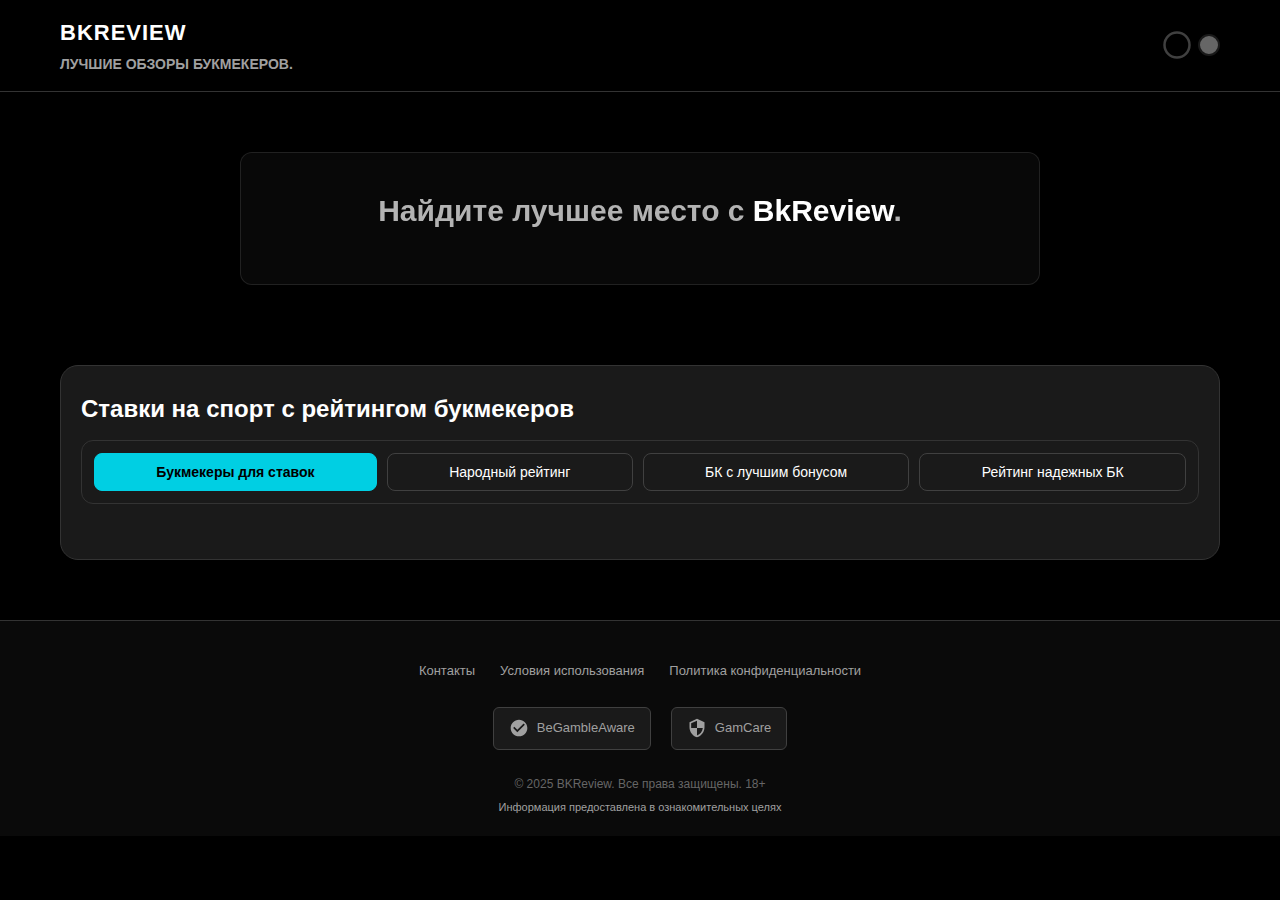
<file: index.html>
<!DOCTYPE html>
<html lang="ru" data-theme="dark">
<head>
    <meta charset="UTF-8">
    <meta name="viewport" content="width=device-width, initial-scale=1.0">
    <title>BkReview - Обзоры лучших букмекерских контор России</title>
    <link rel="stylesheet" href="css/style.css">
    <link rel="icon" href="data:image/svg+xml,<svg xmlns='http://www.w3.org/2000/svg' viewBox='0 0 100 100'><rect width='100' height='100' fill='%238c8c8c'/><text x='50' y='65' font-family='Arial' font-size='60' text-anchor='middle' fill='%23000000'>B</text></svg>">
</head>
<body>
    <!-- Header -->
    <header class="header">
        <div class="container">
            <div class="header-content">
                <a href="index.html" class="logo-link">
                    <div class="logo">BKREVIEW</div>
                    <div class="logo-subtitle">ЛУЧШИЕ ОБЗОРЫ БУКМЕКЕРОВ.</div>
                </a>
                <div class="circle-toggle" id="circleToggle">
    <button class="circle dark-circle active" data-theme="dark"></button>
    <button class="circle light-circle" data-theme="light"></button>
</div>
        </div>
    </header>

    <!-- Hero Section -->
    <section class="hero">
        <div class="container">
            <div class="hero-content">
               <h1>
    <span class="hero-accent">Найдите лучшее место с </span>
    <span class="hero-brand">BkReview</span><span class="hero-accent">.</span>
</h1>



            </div>
        </div>
    </section>

    <!-- Platforms Grid -->
    <section class="platforms">
    <div class="container">
        <div class="rating-block">
            <div class="rating-block-header">
                <h2 class="section-title">Ставки на спорт с рейтингом букмекеров</h2>

                <div class="rating-tabs">
                    <button class="tab active" data-filter="rb">Букмекеры для ставок</button>
                    <button class="tab" data-filter="popular">Народный рейтинг</button>
                    <button class="tab" data-filter="bonus">БК с лучшим бонусом</button>
                    <button class="tab" data-filter="reliable">Рейтинг надежных БК</button>
                </div>
            </div>
<div class="platforms-grid">

    <!-- 1. CSGOEmpire -->
    <article class="platform-card" data-categories="rb,popular,reliable">
        <div class="platform-header">
            <div class="platform-badge">Платформа</div>
            <div class="platform-logo">CSGOEMPIRE</div>
        </div>
        <h3 class="platform-title">CSGOEmpire</h3>

        <div class="rating-section">
            <div class="star-rating" data-rating="4.0"></div>
        </div>

        <ul class="platform-features">
            <li>Надежность и репутация</li>
            <li>Быстрая и простая регистрация</li>
            <li>Огромный выбор ставок</li>
            <li>Высокие лимиты</li>
        </ul>

       <a href="#" target="_blank" class="platform-bonus" data-name="csgoempire">
    <div class="bonus-text">Перейти на CSGOEmpire</div>
</a>
   <div class="review-link-container">
    <a href="reviews/csgoempire.html" class="full-review-link">Читать полный обзор</a>
</div>


    </article>

    <!-- 2. CSGO500 -->
    <article class="platform-card" data-categories="rb,popular,bonus">
        <div class="platform-header">
            <div class="platform-badge">Платформа</div>
            <div class="platform-logo">CSGO500</div>
        </div>
        <h3 class="platform-title">CSGO500</h3>

        <div class="rating-section">
            <div class="star-rating" data-rating="4.2"></div>
        </div>

        <ul class="platform-features">
            <li>Популярная,устоявшаяся площадка</li>
            <li>Регистрация через Steam</li>
            <li>Моментальные выплаты</li>
            <li>Большой выбор способов пополнения и вывода</li>
        </ul>

        <a href="#" target="_blank" class="platform-bonus" data-name="csgo500">
            <div class="bonus-text">Перейти на CSGO500</div>
        </a>

        <div class="review-link-container">
    <a href="reviews/csgo500.html" class="full-review-link">Читать полный обзор</a>
</div>
    </article>

    <!-- 3. CSGOPositive -->
    <article class="platform-card" data-categories="rb,popular">
        <div class="platform-header">
            <div class="platform-badge">Платформа</div>
            <div class="platform-logo">POSITIVE</div>
        </div>
        <h3 class="platform-title">CSGOPositive</h3>

        <div class="rating-section">
            <div class="star-rating" data-rating="4.1"></div>
        </div>

        <ul class="platform-features">
            <li>Описание будет позже</li>
            <li>Описание будет позже</li>
            <li>Описание будет позже</li>
            <li>Описание будет позже</li>
        </ul>

       <a href="#" target="_blank" class="platform-bonus" data-name="csgopositive">
            <div class="bonus-text">Перейти на CSGOPositive</div>
        </a>

        <div class="review-link-container">
            <a class="full-review-link">Обзор скоро</a>
        </div>
    </article>

    <!-- 4. Duelbits -->
    <article class="platform-card" data-categories="rb,bonus,reliable">
        <div class="platform-header">
            <div class="platform-badge">Платформа</div>
            <div class="platform-logo">DUELBITS</div>
        </div>
        <h3 class="platform-title">Duelbits</h3>

        <div class="rating-section">
            <div class="star-rating" data-rating="4.2"></div>
        </div>

        <ul class="platform-features">
            <li>Полностью лицензированная</li>
            <li>Возможность регистрации через Steam</li>
            <li>Огромный выбор ставок </li>
            <li>Хорошая бонусная программа с мгновенным кэшбэком </li>
        </ul>

        <a href="#" target="_blank" class="platform-bonus" data-name="duelbits">
            <div class="bonus-text">Перейти на Duelbits</div>
        </a>

        <div class="review-link-container">
    <a href="reviews/duelbits.html" class="full-review-link">Читать полный обзор</a>
</div>
    </article>

    <!-- 5. HOWL.GG -->
    <article class="platform-card" data-categories="popular,bonus">
        <div class="platform-header">
            <div class="platform-badge">Платформа</div>
            <div class="platform-logo">HOWL.GG</div>
        </div>
        <h3 class="platform-title">HOWL.GG</h3>

        <div class="rating-section">
            <div class="star-rating" data-rating="4.0"></div>
        </div>

        <ul class="platform-features">
            <li>Описание будет позже</li>
            <li>Описание будет позже</li>
            <li>Описание будет позже</li>
            <li>Описание будет позже</li>
        </ul>

        <a href="#" target="_blank" class="platform-bonus" data-name="howlgg">
            <div class="bonus-text">Перейти на HOWL.GG</div>
        </a>

        <div class="review-link-container">
            <a class="full-review-link">Обзор скоро</a>
        </div>
    </article>

    <!-- 6. Knifex -->
    <article class="platform-card" data-categories="bonus">
        <div class="platform-header">
            <div class="platform-badge">Платформа</div>
            <div class="platform-logo">KNIFEX</div>
        </div>
        <h3 class="platform-title">Knifex</h3>

        <div class="rating-section">
            <div class="star-rating" data-rating="3.8"></div>
        </div>

        <ul class="platform-features">
            <li>Описание будет позже</li>
            <li>Описание будет позже</li>
            <li>Описание будет позже</li>
            <li>Описание будет позже</li>
        </ul>

        <a href="#" target="_blank" class="platform-bonus" data-name="knifex">
            <div class="bonus-text">Перейти на Knifex</div>
        </a>

        <div class="review-link-container">
            <a class="full-review-link">Обзор скоро</a>
        </div>
    </article>

    <!-- 7. Bets4Pro -->
    <article class="platform-card" data-categories="rb,popular">
        <div class="platform-header">
            <div class="platform-badge">Платформа</div>
            <div class="platform-logo">BETS4PRO</div>
        </div>
        <h3 class="platform-title">Bets4Pro</h3>

        <div class="rating-section">
            <div class="star-rating" data-rating="4.3"></div>
        </div>

        <ul class="platform-features">
            <li>Описание будет позже</li>
            <li>Описание будет позже</li>
            <li>Описание будет позже</li>
            <li>Описание будет позже</li>
        </ul>

       <a href="#" target="_blank" class="platform-bonus" data-name="bets4pro">
            <div class="bonus-text">Перейти на Bets4Pro</div>
        </a>

        <div class="review-link-container">
            <a class="full-review-link">Обзор скоро</a>
        </div>
    </article>

    <!-- 8. CSGOPolygon -->
    <article class="platform-card" data-categories="popular">
        <div class="platform-header">
            <div class="platform-badge">Платформа</div>
            <div class="platform-logo">POLYGON</div>
        </div>
        <h3 class="platform-title">CSGOPolygon</h3>

        <div class="rating-section">
            <div class="star-rating" data-rating="3.9"></div>
        </div>

        <ul class="platform-features">
            <li>Описание будет позже</li>
            <li>Описание будет позже</li>
            <li>Описание будет позже</li>
            <li>Описание будет позже</li>
        </ul>

        <a href="#" target="_blank" class="platform-bonus" data-name="csgopolygon">
            <div class="bonus-text">Перейти на CSGOPolygon</div>
        </a>

        <div class="review-link-container">
            <a class="full-review-link">Обзор скоро</a>
        </div>
    </article>

    <!-- 9. Gamdom -->
    <article class="platform-card" data-categories="rb,popular,bonus">
        <div class="platform-header">
            <div class="platform-badge">Платформа</div>
            <div class="platform-logo">GAMDOM</div>
        </div>
        <h3 class="platform-title">Gamdom</h3>

        <div class="rating-section">
            <div class="star-rating" data-rating="4.4"></div>
        </div>

        <ul class="platform-features">
            <li>Описание будет позже</li>
            <li>Описание будет позже</li>
            <li>Описание будет позже</li>
            <li>Описание будет позже</li>
        </ul>

       <a href="#" target="_blank" class="platform-bonus" data-name="gamdom">
            <div class="bonus-text">Перейти на Gamdom</div>
        </a>

        <div class="review-link-container">
            <a class="full-review-link">Обзор скоро</a>
        </div>
    </article>

    <!-- 10. CSGOLuck -->
    <article class="platform-card" data-categories="bonus">
        <div class="platform-header">
            <div class="platform-badge">Платформа</div>
            <div class="platform-logo">CSGOLUCK</div>
        </div>
        <h3 class="platform-title">CSGOLuck</h3>

        <div class="rating-section">
            <div class="star-rating" data-rating="4.1"></div>
        </div>

        <ul class="platform-features">
            <li>Описание будет позже</li>
            <li>Описание будет позже</li>
            <li>Описание будет позже</li>
            <li>Описание будет позже</li>
        </ul>

        <a href="#" target="_blank" class="platform-bonus" data-name="csgoluck">
            <div class="bonus-text">Перейти на CSGOLuck</div>
        </a>

        <div class="review-link-container">
            <a class="full-review-link">Обзор скоро</a>
        </div>
    </article>

    <!-- 11. CSGORun -->
    <article class="platform-card" data-categories="rb">
        <div class="platform-header">
            <div class="platform-badge">Платформа</div>
            <div class="platform-logo">CSGORUN</div>
        </div>
        <h3 class="platform-title">CSGORun</h3>

        <div class="rating-section">
            <div class="star-rating" data-rating="4.3"></div>
        </div>

        <ul class="platform-features">
            <li>Описание будет позже</li>
            <li>Описание будет позже</li>
            <li>Описание будет позже</li>
            <li>Описание будет позже</li>
        </ul>

        <a href="#" target="_blank" class="platform-bonus" data-name="csgorun">
            <div class="bonus-text">Перейти на CSGORun</div>
        </a>

        <div class="review-link-container">
            <a class="full-review-link">Обзор скоро</a>
        </div>
    </article>
    <!-- 12. Rollbit -->
    <article class="platform-card" data-categories="rb,bonus">
        <div class="platform-header">
            <div class="platform-badge">Платформа</div>
            <div class="platform-logo">ROLLBIT</div>
        </div>
        <h3 class="platform-title">Rollbit</h3>

        <div class="rating-section">
            <div class="star-rating" data-rating="4.0"></div>
        </div>

        <ul class="platform-features">
            <li>Описание будет позже</li>
            <li>Описание будет позже</li>
            <li>Описание будет позже</li>
            <li>Описание будет позже</li>
        </ul>

        <a href="#" target="_blank" class="platform-bonus" data-name="rollbit">
            <div class="bonus-text">Перейти на Rollbit</div>
        </a>

        <div class="review-link-container">
            <a class="full-review-link">Обзор скоро</a>
        </div>
    </article>

</div>


    </section>
    
    <!-- Moving Banner -->
    <section class="moving-banner">
        <div class="banner-track">
            <div class="banner-item">
                <span class="banner-rating">4.8</span>
                Winline • Мгновенные выплаты
            </div>
            <div class="banner-item">
                <span class="banner-rating">4.9</span>
                Pari • Высокие коэффициенты
            </div>
            <div class="banner-item">
                <span class="banner-rating">4.7</span>
                Mellbet • Широкая линия
            </div>
            <div class="banner-item">
                <span class="banner-rating">4.8</span>
                BetBoom • Поддержка 24/7
            </div>
            <div class="banner-item">
                <span class="banner-rating">4.8</span>
                Бетсити • Быстрые переводы
            </div>
            <div class="banner-item">
                <span class="banner-rating">4.9</span>
                Fonbet • Надежная репутация
            </div>
        </div>
    </section>

    <!-- Footer -->
    <footer class="footer">
        <div class="container">
            <div class="footer-links">
                <a href="contact.html">Контакты</a>
                <a href="terms.html">Условия использования</a>
                <a href="privacy.html">Политика конфиденциальности</a>
            </div>
            
            <div class="responsible-gaming">
                <a href="https://www.begambleaware.org/" target="_blank" rel="noopener noreferrer">
                    <svg width="20" height="20" viewBox="0 0 24 24" fill="currentColor">
                        <path d="M12 2C6.48 2 2 6.48 2 12s4.48 10 10 10 10-4.48 10-10S17.52 2 12 2zm-2 15l-5-5 1.41-1.41L10 14.17l7.59-7.59L19 8l-9 9z"/>
                    </svg>
                    BeGambleAware
                </a>
                <a href="https://www.gamcare.org.uk/" target="_blank" rel="noopener noreferrer">
                    <svg width="20" height="20" viewBox="0 0 24 24" fill="currentColor">
                        <path d="M12 1L3 5v6c0 5.55 3.84 10.74 9 12 5.16-1.26 9-6.45 9-12V5l-9-4zm0 10.99h7c-.53 4.12-3.28 7.79-7 8.94V12H5V6.3l7-3.11v8.8z"/>
                    </svg>
                    GamCare
                </a>
            </div>
            
            <div class="copyright">
                <p>© 2025 BKReview. Все права защищены. 18+</p>
                <p class="disclaimer">Информация предоставлена в ознакомительных целях</p>
            </div>
        </div>
    </footer>
<script>
  const btnPari = document.querySelector('#btnPari');

  if (btnPari) {
    btnPari.addEventListener('click', function (e) {
      e.preventDefault(); // блокируем переход на parimatch.ru
      window.open(
        'https://click.lp-link.ru/lJiOsbiK?landing=2&sub_id1=8811&sub_id2={click_id}&sub_id3=bkreview.net&sub_id4=seo&sub_id5=geo_ru&sub_id6={device}&sub_id7={browser}',
        '_blank'
      );
    });
  }
</script>
<script>
  const freeBetLiga = document.querySelector('#freeBetLiga');

  if (freeBetLiga) {
    freeBetLiga.style.cursor = 'pointer';

    freeBetLiga.addEventListener('click', function () {
      window.open(
        'https://click.lp-link.ru/lJiOsbiK?landing=2&sub_id1=8811&sub_id2={click_id}&sub_id3=bkreview.net&sub_id4=seo&sub_id5=geo_ru&sub_id6={device}&sub_id7={browser}',
        '_blank'
      );
    });
  }
</script>
<script>
  const ligaTitle = document.querySelector('#ligaTitle');

  if (ligaTitle) {
    ligaTitle.style.cursor = 'pointer';

    ligaTitle.addEventListener('click', function () {
      window.open(
        'https://click.lp-link.ru/lJiOsbiK?landing=2&sub_id1=8811&sub_id2={click_id}&sub_id3=bkreview.net&sub_id4=seo&sub_id5=geo_ru&sub_id6={device}&sub_id7={browser}',
        '_blank'
      );
    });
  }
</script>
<script>
  // Переключатель темы (кружочки сверху справа)
  const circleToggle = document.getElementById('circleToggle');

  if (circleToggle) {
    const circles = circleToggle.querySelectorAll('.circle');

    circles.forEach((btn) => {
      btn.addEventListener('click', () => {
        const theme = btn.getAttribute('data-theme'); // "dark" или "light"

        // ставим атрибут на <html data-theme="...">
        document.documentElement.setAttribute('data-theme', theme);

        // подсвечиваем активный кружок
        circles.forEach(c => c.classList.remove('active'));
        btn.classList.add('active');
      });
    });
  }
</script>

<script src="js/script.js"></script>
</body>
</html>
</file>
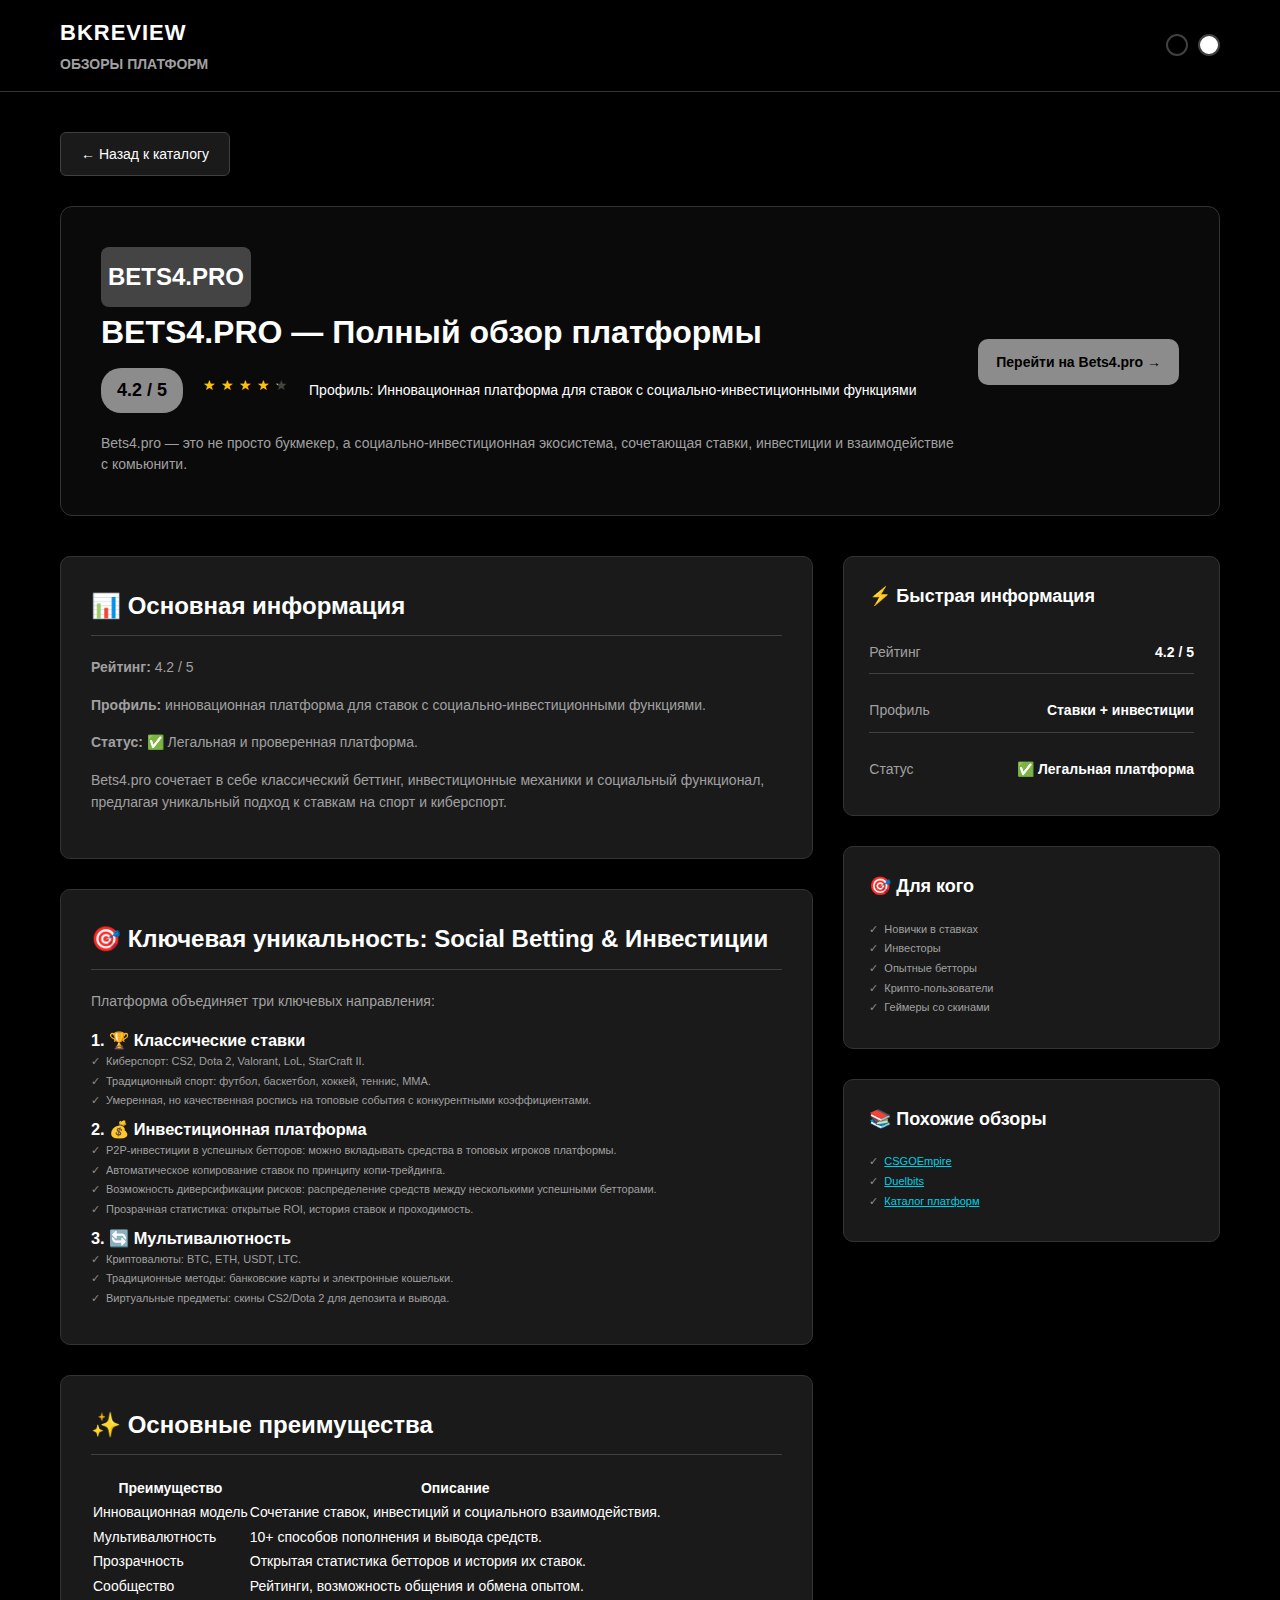
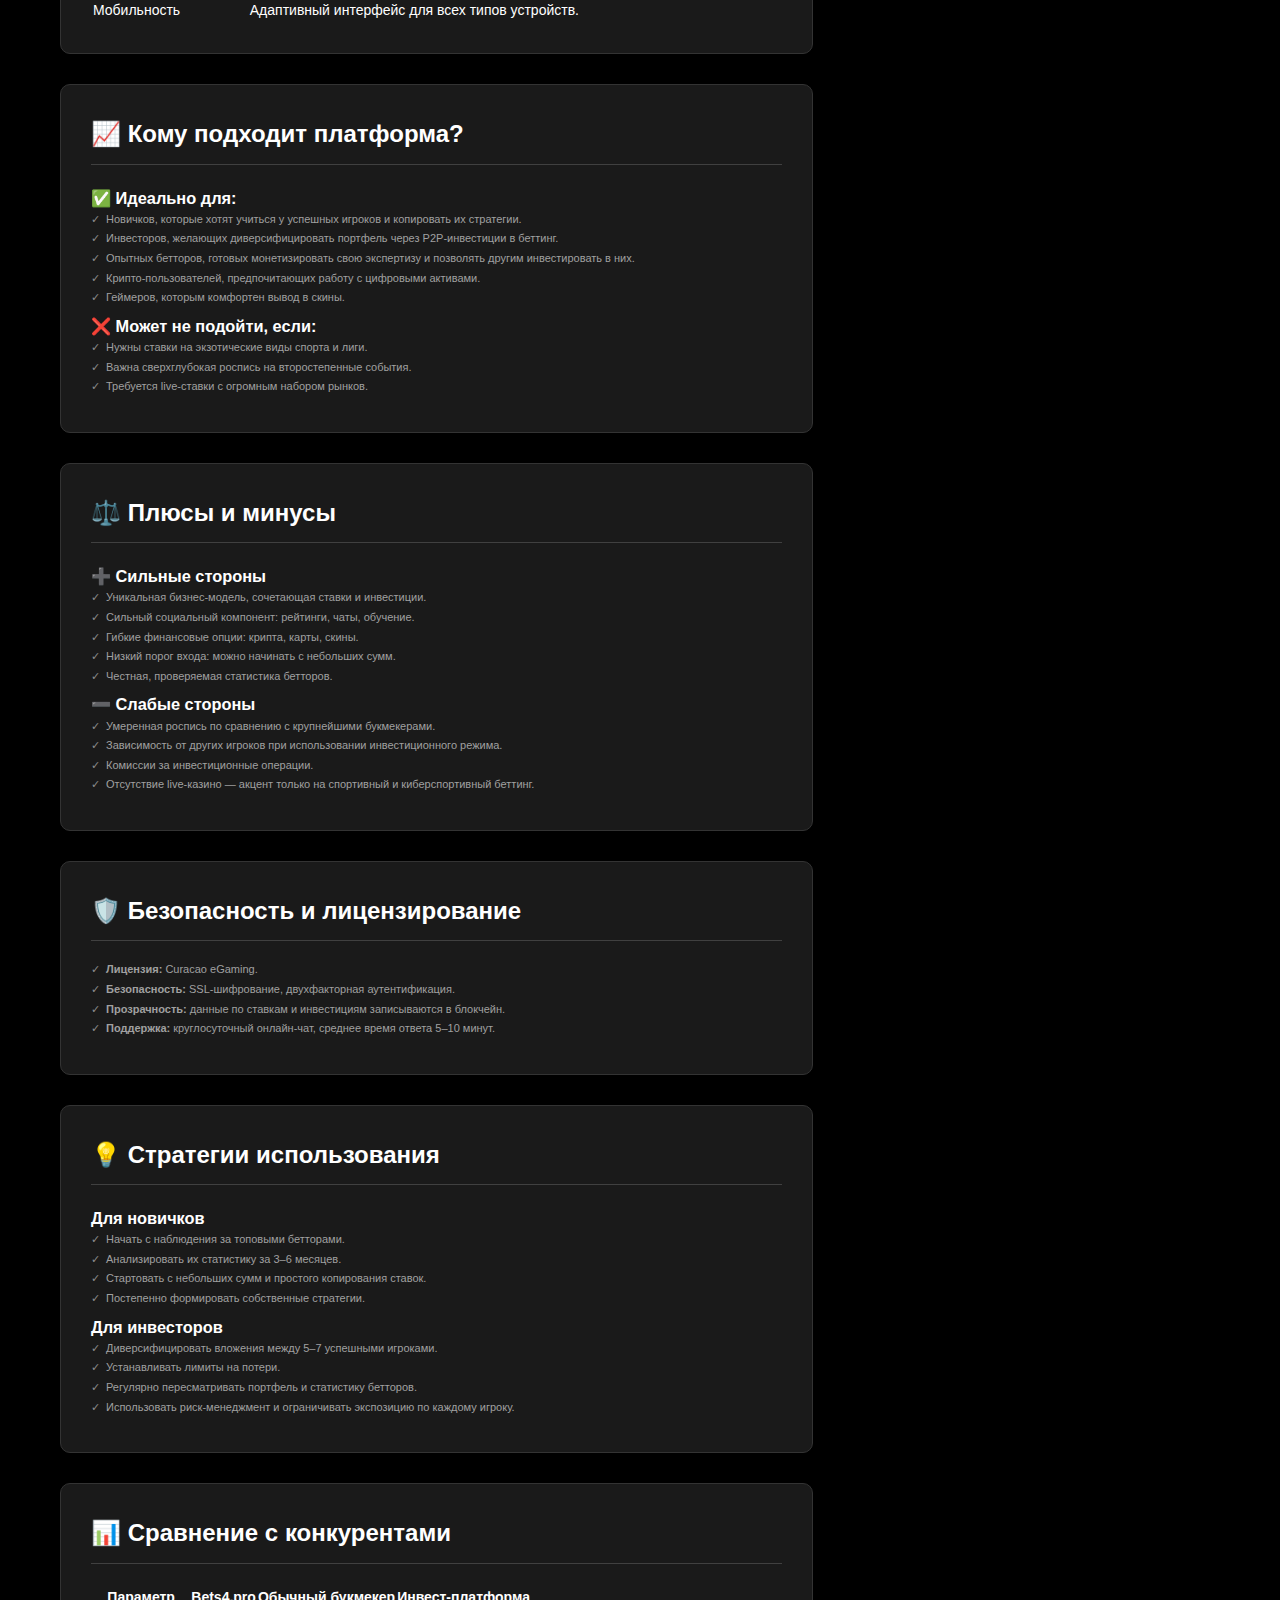
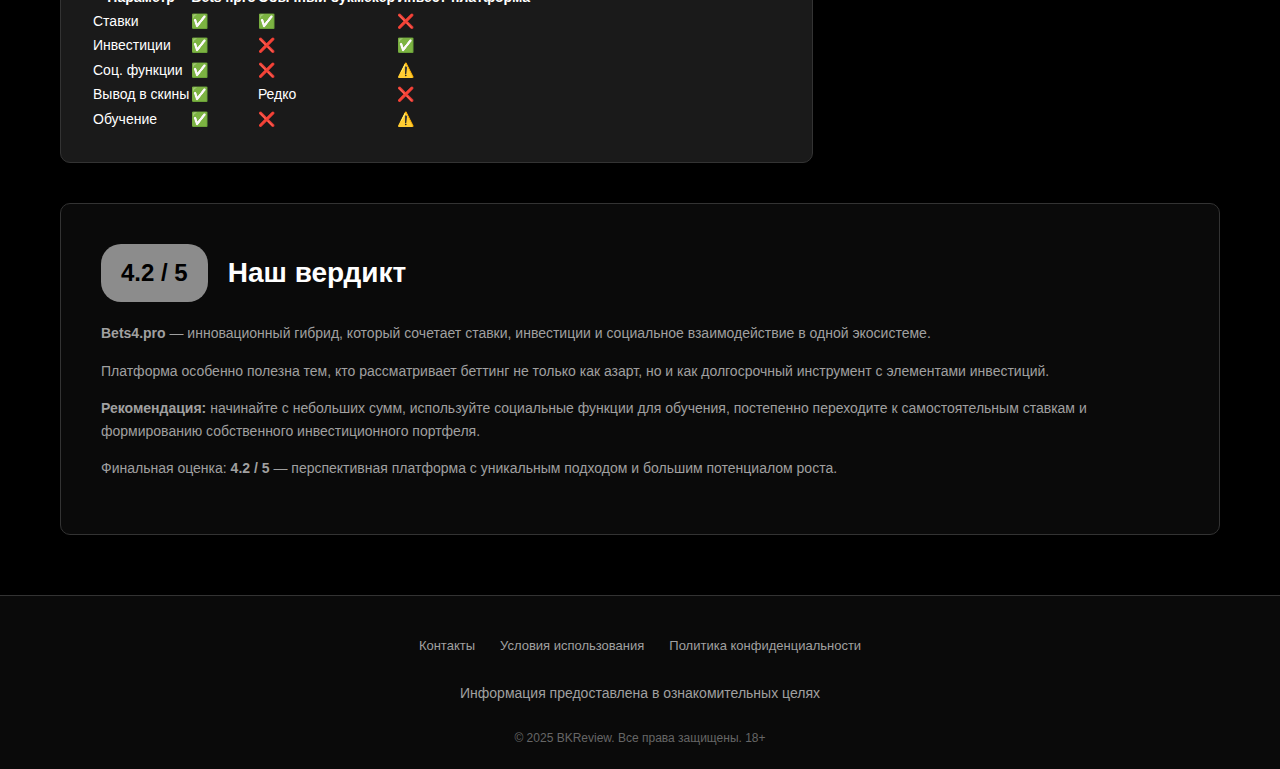
<file: bets4pro.html>
<!DOCTYPE html>
<html lang="ru">
<head>
    <meta charset="UTF-8">
    <meta name="viewport" content="width=device-width, initial-scale=1.0">
    <title>Bets4.pro — Обзор платформы | BKReview</title>

    <link rel="stylesheet" href="../css/style.css">
    <link rel="stylesheet" href="../css/review.css">

    <link rel="icon" href="data:image/svg+xml,
        <svg xmlns='http://www.w3.org/2000/svg' viewBox='0 0 100 100'>
            <rect width='100' height='100' fill='%238c8c8c'/>
            <text x='50' y='65' font-family='Arial' font-size='60'
                  text-anchor='middle' fill='%23000000'>B</text>
        </svg>">
</head>

<body>

<header class="header">
    <div class="container">
        <div class="header-content">
            <a href="../index.html" class="logo-link">
                <div class="logo">BKREVIEW</div>
                <div class="logo-subtitle">ОБЗОРЫ ПЛАТФОРМ</div>
            </a>

            <div class="header-controls">
                <div class="circle-toggle">
                    <button class="circle dark-circle" data-theme="dark"></button>
                    <button class="circle light-circle" data-theme="light"></button>
                </div>
            </div>
        </div>
    </div>
</header>


<main class="review-page">
    <div class="container">

        <a href="../index.html" class="back-button">← Назад к каталогу</a>

        <!-- HEADER -->
        <div class="review-header">
            <div class="review-header-content">

                <div class="review-logo" style="background:#444;">
                    BETS4.PRO
                </div>

                <h1 class="review-title">BETS4.PRO — Полный обзор платформы</h1>

                <div class="review-rating">
                    <div class="rating-badge">4.2 / 5</div>
                    <div class="rating-stars">
                        <div class="star-rating" data-rating="4.2"></div>
                    </div>
                    <div class="rating-text">
                        Профиль: Инновационная платформа для ставок с социально-инвестиционными функциями
                    </div>
                </div>

                <p class="hero-subtitle">
                    Bets4.pro — это не просто букмекер, а социально-инвестиционная экосистема, сочетающая ставки, инвестиции и взаимодействие с комьюнити.
                </p>
            </div>

            <div class="review-buttons">
                <a href="#" class="btn-primary platform-bonus" data-name="bets4pro">
                    Перейти на Bets4.pro →
                </a>
            </div>
        </div>


        <!-- CONTENT -->
        <div class="review-content">

            <!-- LEFT SIDE -->
            <div class="review-main">

                <section class="review-section">
                    <h2>📊 Основная информация</h2>

                    <p><strong>Рейтинг:</strong> 4.2 / 5</p>
                    <p><strong>Профиль:</strong> инновационная платформа для ставок с социально-инвестиционными функциями.</p>
                    <p><strong>Статус:</strong> ✅ Легальная и проверенная платформа.</p>

                    <p>Bets4.pro сочетает в себе классический беттинг, инвестиционные механики и социальный функционал, предлагая уникальный подход к ставкам на спорт и киберспорт.</p>
                </section>


                <section class="review-section">
                    <h2>🎯 Ключевая уникальность: Social Betting & Инвестиции</h2>

                    <p>Платформа объединяет три ключевых направления:</p>

                    <h3>1. 🏆 Классические ставки</h3>
                    <ul class="platform-features">
                        <li>Киберспорт: CS2, Dota 2, Valorant, LoL, StarCraft II.</li>
                        <li>Традиционный спорт: футбол, баскетбол, хоккей, теннис, MMA.</li>
                        <li>Умеренная, но качественная роспись на топовые события с конкурентными коэффициентами.</li>
                    </ul>

                    <h3>2. 💰 Инвестиционная платформа</h3>
                    <ul class="platform-features">
                        <li>P2P-инвестиции в успешных бетторов: можно вкладывать средства в топовых игроков платформы.</li>
                        <li>Автоматическое копирование ставок по принципу копи-трейдинга.</li>
                        <li>Возможность диверсификации рисков: распределение средств между несколькими успешными бетторами.</li>
                        <li>Прозрачная статистика: открытые ROI, история ставок и проходимость.</li>
                    </ul>

                    <h3>3. 🔄 Мультивалютность</h3>
                    <ul class="platform-features">
                        <li>Криптовалюты: BTC, ETH, USDT, LTC.</li>
                        <li>Традиционные методы: банковские карты и электронные кошельки.</li>
                        <li>Виртуальные предметы: скины CS2/Dota 2 для депозита и вывода.</li>
                    </ul>
                </section>


                <section class="review-section">
                    <h2>✨ Основные преимущества</h2>

                    <table class="info-grid-table">
                        <tr>
                            <th>Преимущество</th>
                            <th>Описание</th>
                        </tr>
                        <tr>
                            <td>Инновационная модель</td>
                            <td>Сочетание ставок, инвестиций и социального взаимодействия.</td>
                        </tr>
                        <tr>
                            <td>Мультивалютность</td>
                            <td>10+ способов пополнения и вывода средств.</td>
                        </tr>
                        <tr>
                            <td>Прозрачность</td>
                            <td>Открытая статистика бетторов и история их ставок.</td>
                        </tr>
                        <tr>
                            <td>Сообщество</td>
                            <td>Рейтинги, возможность общения и обмена опытом.</td>
                        </tr>
                        <tr>
                            <td>Мобильность</td>
                            <td>Адаптивный интерфейс для всех типов устройств.</td>
                        </tr>
                    </table>
                </section>


                <section class="review-section">
                    <h2>📈 Кому подходит платформа?</h2>

                    <h3>✅ Идеально для:</h3>
                    <ul class="platform-features">
                        <li>Новичков, которые хотят учиться у успешных игроков и копировать их стратегии.</li>
                        <li>Инвесторов, желающих диверсифицировать портфель через P2P-инвестиции в беттинг.</li>
                        <li>Опытных бетторов, готовых монетизировать свою экспертизу и позволять другим инвестировать в них.</li>
                        <li>Крипто-пользователей, предпочитающих работу с цифровыми активами.</li>
                        <li>Геймеров, которым комфортен вывод в скины.</li>
                    </ul>

                    <h3>❌ Может не подойти, если:</h3>
                    <ul class="platform-features">
                        <li>Нужны ставки на экзотические виды спорта и лиги.</li>
                        <li>Важна сверхглубокая роспись на второстепенные события.</li>
                        <li>Требуется live-ставки с огромным набором рынков.</li>
                    </ul>
                </section>


                <section class="review-section">
                    <h2>⚖️ Плюсы и минусы</h2>

                    <h3>➕ Сильные стороны</h3>
                    <ul class="platform-features">
                        <li>Уникальная бизнес-модель, сочетающая ставки и инвестиции.</li>
                        <li>Сильный социальный компонент: рейтинги, чаты, обучение.</li>
                        <li>Гибкие финансовые опции: крипта, карты, скины.</li>
                        <li>Низкий порог входа: можно начинать с небольших сумм.</li>
                        <li>Честная, проверяемая статистика бетторов.</li>
                    </ul>

                    <h3>➖ Слабые стороны</h3>
                    <ul class="platform-features">
                        <li>Умеренная роспись по сравнению с крупнейшими букмекерами.</li>
                        <li>Зависимость от других игроков при использовании инвестиционного режима.</li>
                        <li>Комиссии за инвестиционные операции.</li>
                        <li>Отсутствие live-казино — акцент только на спортивный и киберспортивный беттинг.</li>
                    </ul>
                </section>


                <section class="review-section">
                    <h2>🛡️ Безопасность и лицензирование</h2>

                    <ul class="platform-features">
                        <li><strong>Лицензия:</strong> Curacao eGaming.</li>
                        <li><strong>Безопасность:</strong> SSL-шифрование, двухфакторная аутентификация.</li>
                        <li><strong>Прозрачность:</strong> данные по ставкам и инвестициям записываются в блокчейн.</li>
                        <li><strong>Поддержка:</strong> круглосуточный онлайн-чат, среднее время ответа 5–10 минут.</li>
                    </ul>
                </section>


                <section class="review-section">
                    <h2>💡 Стратегии использования</h2>

                    <h3>Для новичков</h3>
                    <ul class="platform-features">
                        <li>Начать с наблюдения за топовыми бетторами.</li>
                        <li>Анализировать их статистику за 3–6 месяцев.</li>
                        <li>Стартовать с небольших сумм и простого копирования ставок.</li>
                        <li>Постепенно формировать собственные стратегии.</li>
                    </ul>

                    <h3>Для инвесторов</h3>
                    <ul class="platform-features">
                        <li>Диверсифицировать вложения между 5–7 успешными игроками.</li>
                        <li>Устанавливать лимиты на потери.</li>
                        <li>Регулярно пересматривать портфель и статистику бетторов.</li>
                        <li>Использовать риск-менеджмент и ограничивать экспозицию по каждому игроку.</li>
                    </ul>
                </section>


                <section class="review-section">
                    <h2>📊 Сравнение с конкурентами</h2>

                    <table class="info-grid-table">
                        <tr>
                            <th>Параметр</th>
                            <th>Bets4.pro</th>
                            <th>Обычный букмекер</th>
                            <th>Инвест-платформа</th>
                        </tr>
                        <tr>
                            <td>Ставки</td>
                            <td>✅</td>
                            <td>✅</td>
                            <td>❌</td>
                        </tr>
                        <tr>
                            <td>Инвестиции</td>
                            <td>✅</td>
                            <td>❌</td>
                            <td>✅</td>
                        </tr>
                        <tr>
                            <td>Соц. функции</td>
                            <td>✅</td>
                            <td>❌</td>
                            <td>⚠️</td>
                        </tr>
                        <tr>
                            <td>Вывод в скины</td>
                            <td>✅</td>
                            <td>Редко</td>
                            <td>❌</td>
                        </tr>
                        <tr>
                            <td>Обучение</td>
                            <td>✅</td>
                            <td>❌</td>
                            <td>⚠️</td>
                        </tr>
                    </table>
                </section>

            </div>



            <!-- RIGHT SIDEBAR -->
            <div class="review-sidebar">

                <div class="sidebar-widget">
                    <h3>⚡ Быстрая информация</h3>
                    <div class="info-grid">
                        <div class="info-item">
                            <span class="info-label">Рейтинг</span>
                            <span class="info-value">4.2 / 5</span>
                        </div>
                        <div class="info-item">
                            <span class="info-label">Профиль</span>
                            <span class="info-value">Ставки + инвестиции</span>
                        </div>
                        <div class="info-item">
                            <span class="info-label">Статус</span>
                            <span class="info-value">✅ Легальная платформа</span>
                        </div>
                    </div>
                </div>

                <div class="sidebar-widget">
                    <h3>🎯 Для кого</h3>
                    <ul class="platform-features">
                        <li>Новички в ставках</li>
                        <li>Инвесторы</li>
                        <li>Опытные бетторы</li>
                        <li>Крипто-пользователи</li>
                        <li>Геймеры со скинами</li>
                    </ul>
                </div>

                <div class="sidebar-widget">
                    <h3>📚 Похожие обзоры</h3>
                    <ul class="platform-features">
                        <li><a href="csgoempire.html">CSGOEmpire</a></li>
                        <li><a href="duelbits.html">Duelbits</a></li>
                        <li><a href="../index.html">Каталог платформ</a></li>
                    </ul>
                </div>

            </div>

        </div>


        <!-- VERDICT -->
        <section class="verdict">
            <div class="verdict-header">
                <div class="verdict-rating">4.2 / 5</div>
                <h2>Наш вердикт</h2>
            </div>

            <div class="verdict-content">
                <p><strong>Bets4.pro</strong> — инновационный гибрид, который сочетает ставки, инвестиции и социальное взаимодействие в одной экосистеме.</p>

                <p>Платформа особенно полезна тем, кто рассматривает беттинг не только как азарт, но и как долгосрочный инструмент с элементами инвестиций.</p>

                <p><strong>Рекомендация:</strong> начинайте с небольших сумм, используйте социальные функции для обучения, постепенно переходите к самостоятельным ставкам и формированию собственного инвестиционного портфеля.</p>

                <p>Финальная оценка: <strong>4.2 / 5</strong> — перспективная платформа с уникальным подходом и большим потенциалом роста.</p>
            </div>
        </section>


    </div>
</main>


<footer class="footer">
    <div class="container">

        <div class="footer-links">
            <a href="../contact.html">Контакты</a>
            <a href="../terms.html">Условия использования</a>
            <a href="../privacy.html">Политика конфиденциальности</a>
        </div>

        <div class="responsible-gaming">
            <p>Информация предоставлена в ознакомительных целях</p>
        </div>

        <p class="copyright">
            © 2025 BKReview. Все права защищены. 18+
        </p>

    </div>
</footer>

<script src="../js/script.js"></script>
</body>
</html>
</file>
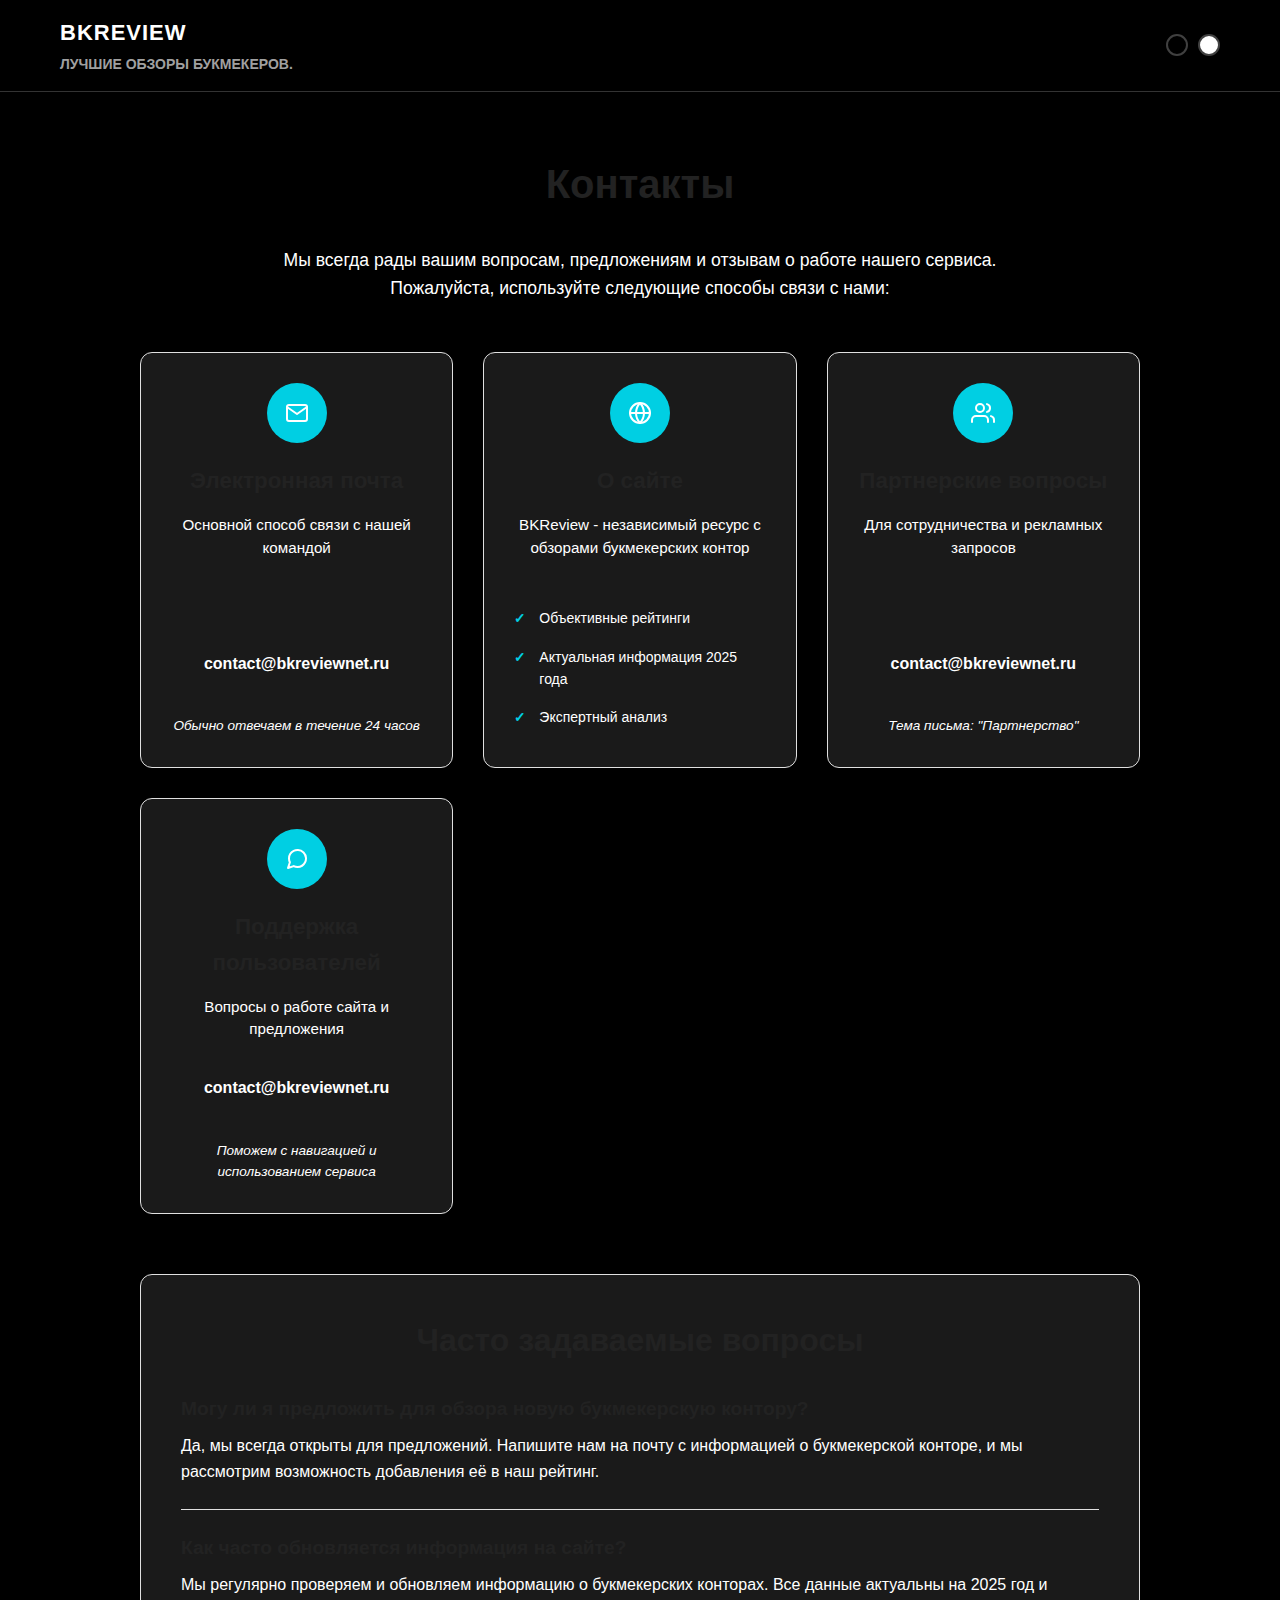
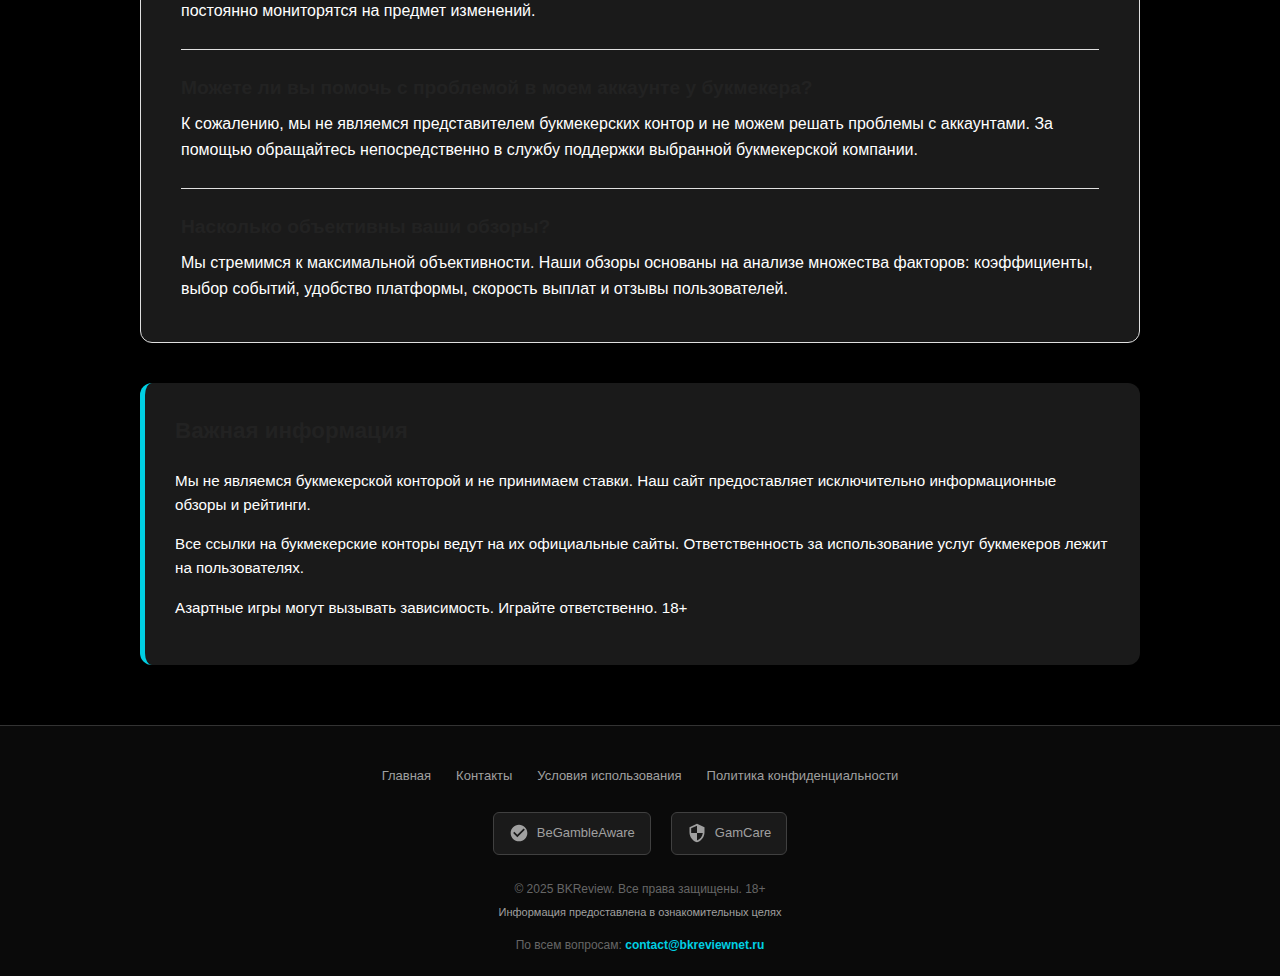
<file: contact.html>
<!DOCTYPE html>
<html lang="ru">
<head>
    <meta charset="UTF-8">
    <meta name="viewport" content="width=device-width, initial-scale=1.0">
    <title>Контакты - BKReview</title>
    <link rel="stylesheet" href="css/style.css">
    <link rel="icon" href="data:image/svg+xml,<svg xmlns='http://www.w3.org/2000/svg' viewBox='0 0 100 100'><rect width='100' height='100' fill='%238c8c8c'/><text x='50' y='65' font-family='Arial' font-size='60' text-anchor='middle' fill='%23000000'>B</text></svg>">
</head>
<body>
    <!-- Header -->
    <header class="header">
        <div class="container">
            <div class="header-content">
                <a href="index.html" class="logo-link">
                    <div class="logo">BKREVIEW</div>
                    <div class="logo-subtitle">ЛУЧШИЕ ОБЗОРЫ БУКМЕКЕРОВ.</div>
                </a>
                <div class="header-controls">
                    <div class="circle-toggle">
    <button class="circle dark-circle" data-theme="dark"></button>
    <button class="circle light-circle" data-theme="light"></button>
</div>

                </div>
            </div>
        </div>
    </header>

    <!-- Main Content -->
    <main class="contact-main">
        <div class="container">
            <div class="contact-container">
                <h1 class="contact-title">Контакты</h1>
                
                <div class="contact-intro">
                    <p>Мы всегда рады вашим вопросам, предложениям и отзывам о работе нашего сервиса.</p>
                    <p>Пожалуйста, используйте следующие способы связи с нами:</p>
                </div>
                
                <div class="contact-grid">
                    <!-- Основной контакт -->
                    <div class="contact-card">
                        <div class="contact-icon">
                            <svg xmlns="http://www.w3.org/2000/svg" width="24" height="24" viewBox="0 0 24 24" fill="none" stroke="currentColor" stroke-width="2" stroke-linecap="round" stroke-linejoin="round">
                                <path d="M4 4h16c1.1 0 2 .9 2 2v12c0 1.1-.9 2-2 2H4c-1.1 0-2-.9-2-2V6c0-1.1.9-2 2-2z"></path>
                                <polyline points="22,6 12,13 2,6"></polyline>
                            </svg>
                        </div>
                        <h3 class="contact-card-title">Электронная почта</h3>
                        <p class="contact-card-text">Основной способ связи с нашей командой</p>
                        <a href="mailto:contact@bkreviewnet.ru" class="contact-email-link">
                            contact@bkreviewnet.ru
                        </a>
                        <p class="contact-card-note">Обычно отвечаем в течение 24 часов</p>
                    </div>
                    
                    <!-- Информация о сайте -->
                    <div class="contact-card">
                        <div class="contact-icon">
                            <svg xmlns="http://www.w3.org/2000/svg" width="24" height="24" viewBox="0 0 24 24" fill="none" stroke="currentColor" stroke-width="2" stroke-linecap="round" stroke-linejoin="round">
                                <circle cx="12" cy="12" r="10"></circle>
                                <line x1="2" y1="12" x2="22" y2="12"></line>
                                <path d="M12 2a15.3 15.3 0 0 1 4 10 15.3 15.3 0 0 1-4 10 15.3 15.3 0 0 1-4-10 15.3 15.3 0 0 1 4-10z"></path>
                            </svg>
                        </div>
                        <h3 class="contact-card-title">О сайте</h3>
                        <p class="contact-card-text">BKReview - независимый ресурс с обзорами букмекерских контор</p>
                        <ul class="contact-info-list">
                            <li>Объективные рейтинги</li>
                            <li>Актуальная информация 2025 года</li>
                            <li>Экспертный анализ</li>
                        </ul>
                    </div>
                    
                    <!-- Партнерские запросы -->
                    <div class="contact-card">
                        <div class="contact-icon">
                            <svg xmlns="http://www.w3.org/2000/svg" width="24" height="24" viewBox="0 0 24 24" fill="none" stroke="currentColor" stroke-width="2" stroke-linecap="round" stroke-linejoin="round">
                                <path d="M17 21v-2a4 4 0 0 0-4-4H5a4 4 0 0 0-4 4v2"></path>
                                <circle cx="9" cy="7" r="4"></circle>
                                <path d="M23 21v-2a4 4 0 0 0-3-3.87"></path>
                                <path d="M16 3.13a4 4 0 0 1 0 7.75"></path>
                            </svg>
                        </div>
                        <h3 class="contact-card-title">Партнерские вопросы</h3>
                        <p class="contact-card-text">Для сотрудничества и рекламных запросов</p>
                        <a href="mailto:contact@bkreviewnet.ru" class="contact-email-link">
                            contact@bkreviewnet.ru
                        </a>
                        <p class="contact-card-note">Тема письма: "Партнерство"</p>
                    </div>
                    
                    <!-- Поддержка пользователей -->
                    <div class="contact-card">
                        <div class="contact-icon">
                            <svg xmlns="http://www.w3.org/2000/svg" width="24" height="24" viewBox="0 0 24 24" fill="none" stroke="currentColor" stroke-width="2" stroke-linecap="round" stroke-linejoin="round">
                                <path d="M21 11.5a8.38 8.38 0 0 1-.9 3.8 8.5 8.5 0 0 1-7.6 4.7 8.38 8.38 0 0 1-3.8-.9L3 21l1.9-5.7a8.38 8.38 0 0 1-.9-3.8 8.5 8.5 0 0 1 4.7-7.6 8.38 8.38 0 0 1 3.8-.9h.5a8.48 8.48 0 0 1 8 8v.5z"></path>
                            </svg>
                        </div>
                        <h3 class="contact-card-title">Поддержка пользователей</h3>
                        <p class="contact-card-text">Вопросы о работе сайта и предложения</p>
                        <a href="mailto:contact@bkreviewnet.ru" class="contact-email-link">
                            contact@bkreviewnet.ru
                        </a>
                        <p class="contact-card-note">Поможем с навигацией и использованием сервиса</p>
                    </div>
                </div>
                
                <div class="contact-faq">
                    <h2>Часто задаваемые вопросы</h2>
                    
                    <div class="faq-item">
                        <h3 class="faq-question">Могу ли я предложить для обзора новую букмекерскую контору?</h3>
                        <p class="faq-answer">Да, мы всегда открыты для предложений. Напишите нам на почту с информацией о букмекерской конторе, и мы рассмотрим возможность добавления её в наш рейтинг.</p>
                    </div>
                    
                    <div class="faq-item">
                        <h3 class="faq-question">Как часто обновляется информация на сайте?</h3>
                        <p class="faq-answer">Мы регулярно проверяем и обновляем информацию о букмекерских конторах. Все данные актуальны на 2025 год и постоянно мониторятся на предмет изменений.</p>
                    </div>
                    
                    <div class="faq-item">
                        <h3 class="faq-question">Можете ли вы помочь с проблемой в моем аккаунте у букмекера?</h3>
                        <p class="faq-answer">К сожалению, мы не являемся представителем букмекерских контор и не можем решать проблемы с аккаунтами. За помощью обращайтесь непосредственно в службу поддержки выбранной букмекерской компании.</p>
                    </div>
                    
                    <div class="faq-item">
                        <h3 class="faq-question">Насколько объективны ваши обзоры?</h3>
                        <p class="faq-answer">Мы стремимся к максимальной объективности. Наши обзоры основаны на анализе множества факторов: коэффициенты, выбор событий, удобство платформы, скорость выплат и отзывы пользователей.</p>
                    </div>
                </div>
                
                <div class="contact-disclaimer">
                    <h3>Важная информация</h3>
                    <p>Мы не являемся букмекерской конторой и не принимаем ставки. Наш сайт предоставляет исключительно информационные обзоры и рейтинги.</p>
                    <p>Все ссылки на букмекерские конторы ведут на их официальные сайты. Ответственность за использование услуг букмекеров лежит на пользователях.</p>
                    <p>Азартные игры могут вызывать зависимость. Играйте ответственно. 18+</p>
                </div>
            </div>
        </div>
    </main>

    <!-- Footer -->
    <footer class="footer">
        <div class="container">
            <div class="footer-links">
                <a href="index.html">Главная</a>
                <a href="contact.html">Контакты</a>
                <a href="terms.html">Условия использования</a>
                <a href="privacy.html">Политика конфиденциальности</a>
            </div>
            
            <div class="responsible-gaming">
                <a href="https://www.begambleaware.org/" target="_blank" rel="noopener noreferrer">
                    <svg width="20" height="20" viewBox="0 0 24 24" fill="currentColor">
                        <path d="M12 2C6.48 2 2 6.48 2 12s4.48 10 10 10 10-4.48 10-10S17.52 2 12 2zm-2 15l-5-5 1.41-1.41L10 14.17l7.59-7.59L19 8l-9 9z"/>
                    </svg>
                    BeGambleAware
                </a>
                <a href="https://www.gamcare.org.uk/" target="_blank" rel="noopener noreferrer">
                    <svg width="20" height="20" viewBox="0 0 24 24" fill="currentColor">
                        <path d="M12 1L3 5v6c0 5.55 3.84 10.74 9 12 5.16-1.26 9-6.45 9-12V5l-9-4zm0 10.99h7c-.53 4.12-3.28 7.79-7 8.94V12H5V6.3l7-3.11v8.8z"/>
                    </svg>
                    GamCare
                </a>
            </div>
            
            <div class="copyright">
                <p>© 2025 BKReview. Все права защищены. 18+</p>
                <p class="disclaimer">Информация предоставлена в ознакомительных целях</p>
                <p class="contact-reference">По всем вопросам: <a href="mailto:contact@bkreviewnet.ru">contact@bkreviewnet.ru</a></p>
            </div>
        </div>
    </footer>

    <script src="js/script.js"></script>
</body>
</html>
</file>
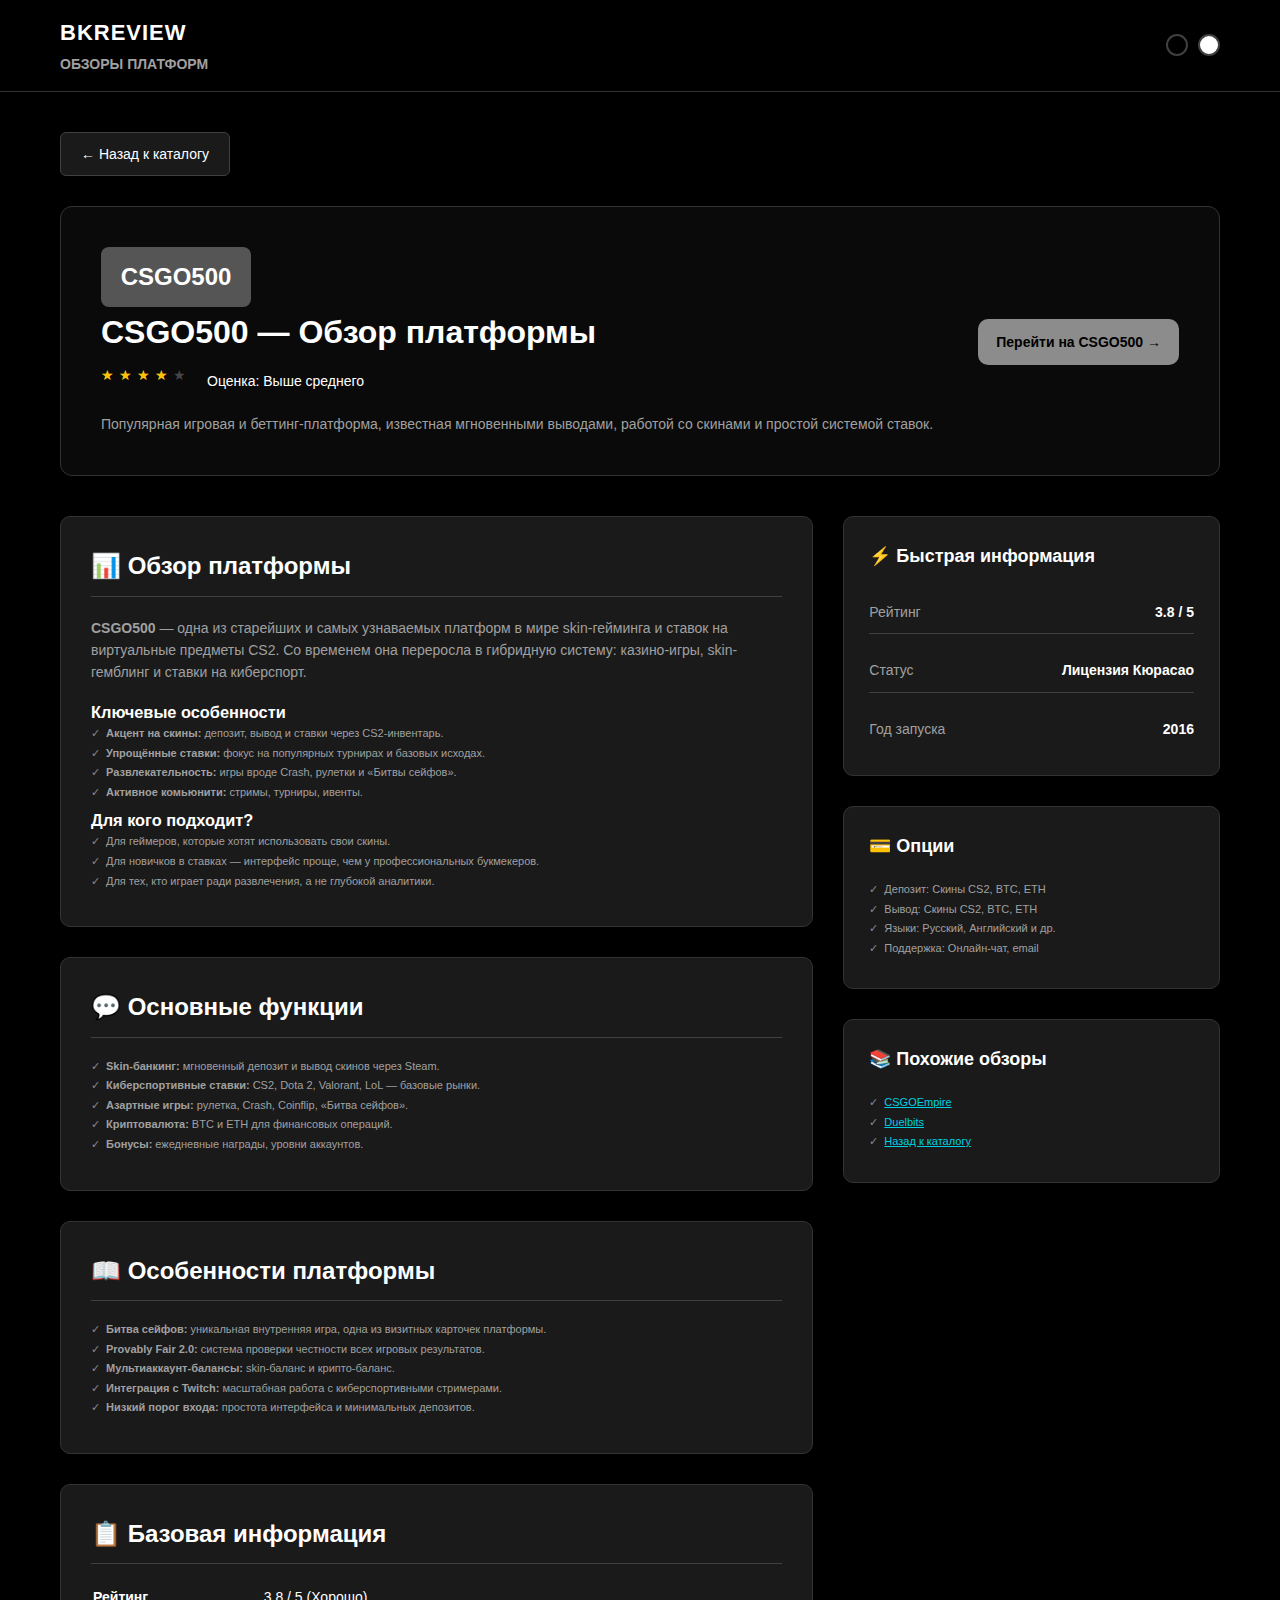
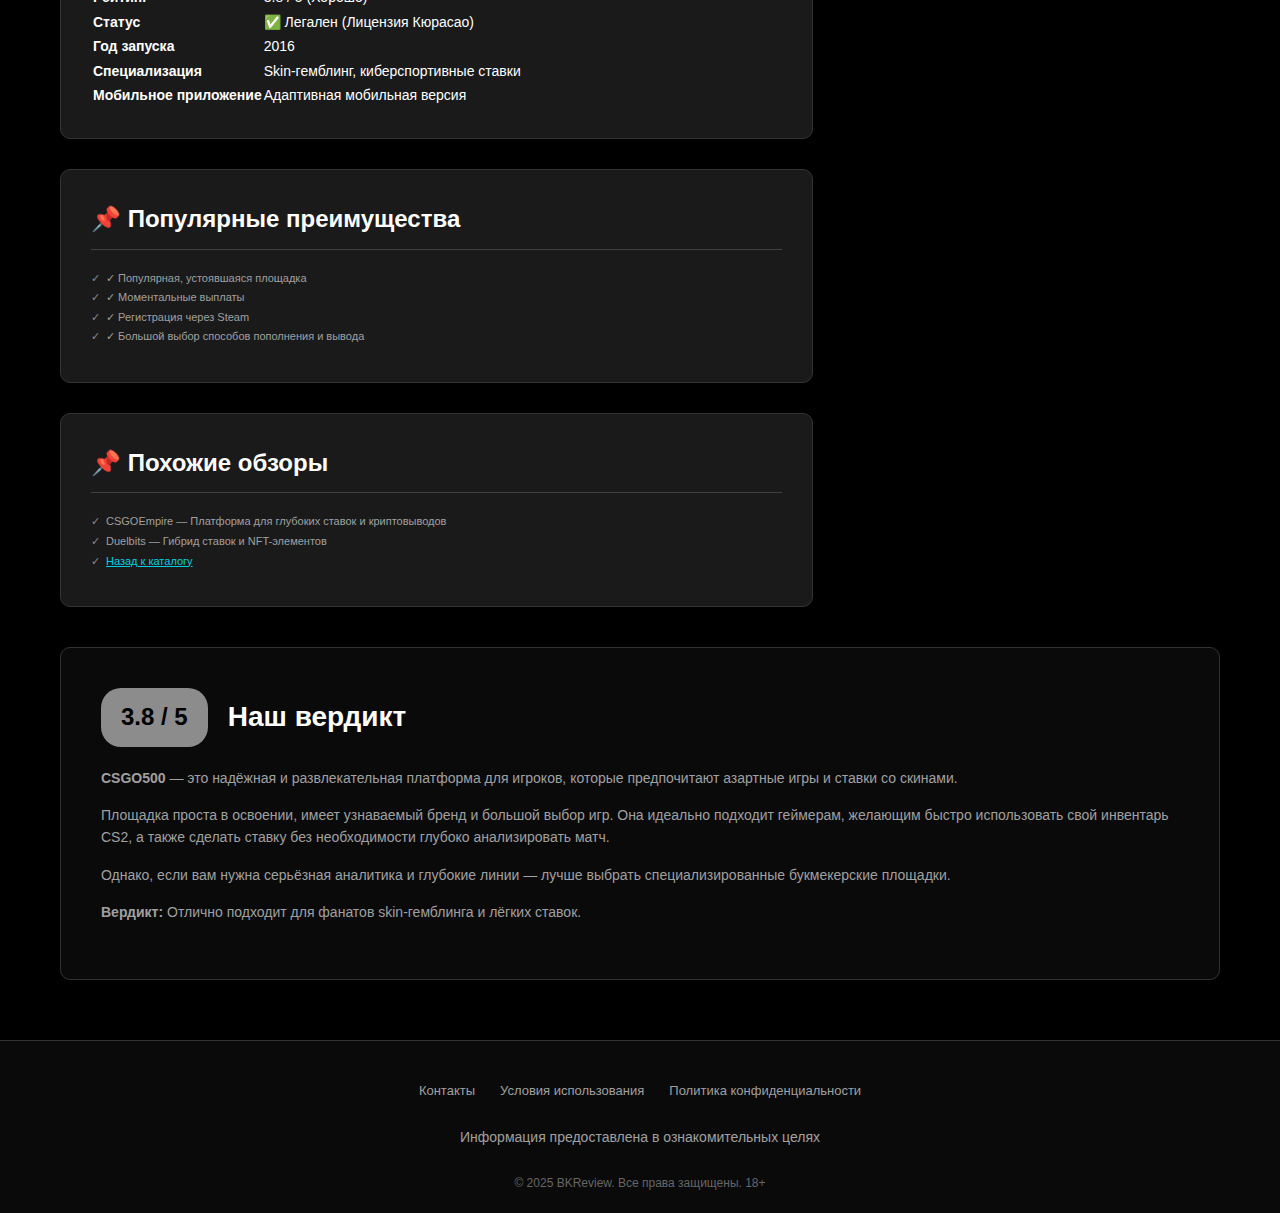
<file: csgo500.html>
<!DOCTYPE html>
<html lang="ru">
<head>
    <meta charset="UTF-8">
    <meta name="viewport" content="width=device-width, initial-scale=1.0">
    <title>CSGO500 — Обзор платформы | BKReview</title>

    <link rel="stylesheet" href="../css/style.css">
    <link rel="stylesheet" href="../css/review.css">

    <link rel="icon" href="data:image/svg+xml,
        <svg xmlns='http://www.w3.org/2000/svg' viewBox='0 0 100 100'>
            <rect width='100' height='100' fill='%238c8c8c'/>
            <text x='50' y='65' font-family='Arial' font-size='60'
                  text-anchor='middle' fill='%23000000'>B</text>
        </svg>">
</head>

<body>

<header class="header">
    <div class="container">
        <div class="header-content">
            <a href="../index.html" class="logo-link">
                <div class="logo">BKREVIEW</div>
                <div class="logo-subtitle">ОБЗОРЫ ПЛАТФОРМ</div>
            </a>

            <div class="header-controls">
                <div class="circle-toggle">
                    <button class="circle dark-circle" data-theme="dark"></button>
                    <button class="circle light-circle" data-theme="light"></button>
                </div>
            </div>
        </div>
    </div>
</header>


<main class="review-page">
    <div class="container">

        <a href="../index.html" class="back-button">← Назад к каталогу</a>

        <!-- HEADER -->
        <div class="review-header">
            <div class="review-header-content">

                <div class="review-logo" style="background:#555;">
                    CSGO500
                </div>

                <h1 class="review-title">CSGO500 — Обзор платформы</h1>

                <div class="review-rating">
                    
                    <div class="rating-stars">
                        <div class="star-rating" data-rating="4"></div>
                    </div>
                    <div class="rating-text">Оценка: Выше среднего</div>
                </div>

                <p class="hero-subtitle">
                    Популярная игровая и беттинг-платформа, известная мгновенными выводами, работой со скинами и простой системой ставок.
                </p>
            </div>

            <div class="review-buttons">
                <a href="#" class="btn-primary platform-bonus" data-name="csgo500">
                    Перейти на CSGO500 →
                </a>
            </div>
        </div>


        <!-- CONTENT -->
        <div class="review-content">

            <!-- LEFT SIDE -->
            <div class="review-main">

                <section class="review-section">
                    <h2>📊 Обзор платформы</h2>

                    <p><strong>CSGO500</strong> — одна из старейших и самых узнаваемых платформ в мире skin-гейминга и ставок на виртуальные предметы CS2. Со временем она переросла в гибридную систему: казино-игры, skin-гемблинг и ставки на киберспорт.</p>

                    <h3>Ключевые особенности</h3>
                    <ul class="platform-features">
                        <li><strong>Акцент на скины:</strong> депозит, вывод и ставки через CS2-инвентарь.</li>
                        <li><strong>Упрощённые ставки:</strong> фокус на популярных турнирах и базовых исходах.</li>
                        <li><strong>Развлекательность:</strong> игры вроде Crash, рулетки и «Битвы сейфов».</li>
                        <li><strong>Активное комьюнити:</strong> стримы, турниры, ивенты.</li>
                    </ul>

                    <h3>Для кого подходит?</h3>
                    <ul class="platform-features">
                        <li>Для геймеров, которые хотят использовать свои скины.</li>
                        <li>Для новичков в ставках — интерфейс проще, чем у профессиональных букмекеров.</li>
                        <li>Для тех, кто играет ради развлечения, а не глубокой аналитики.</li>
                    </ul>
                </section>


                <section class="review-section">
                    <h2>💬 Основные функции</h2>

                    <ul class="platform-features">
                        <li><strong>Skin-банкинг:</strong> мгновенный депозит и вывод скинов через Steam.</li>
                        <li><strong>Киберспортивные ставки:</strong> CS2, Dota 2, Valorant, LoL — базовые рынки.</li>
                        <li><strong>Азартные игры:</strong> рулетка, Crash, Coinflip, «Битва сейфов».</li>
                        <li><strong>Криптовалюта:</strong> BTC и ETH для финансовых операций.</li>
                        <li><strong>Бонусы:</strong> ежедневные награды, уровни аккаунтов.</li>
                    </ul>
                </section>


                <section class="review-section">
                    <h2>📖 Особенности платформы</h2>

                    <ul class="platform-features">
                        <li><strong>Битва сейфов:</strong> уникальная внутренняя игра, одна из визитных карточек платформы.</li>
                        <li><strong>Provably Fair 2.0:</strong> система проверки честности всех игровых результатов.</li>
                        <li><strong>Мультиаккаунт-балансы:</strong> skin-баланс и крипто-баланс.</li>
                        <li><strong>Интеграция с Twitch:</strong> масштабная работа с киберспортивными стримерами.</li>
                        <li><strong>Низкий порог входа:</strong> простота интерфейса и минимальных депозитов.</li>
                    </ul>
                </section>


                <section class="review-section">
                    <h2>📋 Базовая информация</h2>

                    <table class="info-grid-table">
                        <tr>
                            <td><strong>Рейтинг</strong></td>
                            <td>3.8 / 5 (Хорошо)</td>
                        </tr>
                        <tr>
                            <td><strong>Статус</strong></td>
                            <td>✅ Легален (Лицензия Кюрасао)</td>
                        </tr>
                        <tr>
                            <td><strong>Год запуска</strong></td>
                            <td>2016</td>
                        </tr>
                        <tr>
                            <td><strong>Специализация</strong></td>
                            <td>Skin-гемблинг, киберспортивные ставки</td>
                        </tr>
                        <tr>
                            <td><strong>Мобильное приложение</strong></td>
                            <td>Адаптивная мобильная версия</td>
                        </tr>
                    </table>
                </section>


                <section class="review-section">
                    <h2>📌 Популярные преимущества</h2>

                    <ul class="platform-features">
                        <li>✓ Популярная, устоявшаяся площадка</li>
                        <li>✓ Моментальные выплаты</li>
                        <li>✓ Регистрация через Steam</li>
                        <li>✓ Большой выбор способов пополнения и вывода</li>
                    </ul>
                </section>


                <section class="review-section">
                    <h2>📌 Похожие обзоры</h2>

                    <ul class="platform-features">
                        <li>CSGOEmpire — Платформа для глубоких ставок и криптовыводов</li>
                        <li>Duelbits — Гибрид ставок и NFT-элементов</li>
                        <li><a href="../index.html">Назад к каталогу</a></li>
                    </ul>
                </section>

            </div>



            <!-- RIGHT SIDEBAR -->
            <div class="review-sidebar">

                <div class="sidebar-widget">
                    <h3>⚡ Быстрая информация</h3>

                    <div class="info-grid">
                        <div class="info-item">
                            <span class="info-label">Рейтинг</span>
                            <span class="info-value">3.8 / 5</span>
                        </div>

                        <div class="info-item">
                            <span class="info-label">Статус</span>
                            <span class="info-value">Лицензия Кюрасао</span>
                        </div>

                        <div class="info-item">
                            <span class="info-label">Год запуска</span>
                            <span class="info-value">2016</span>
                        </div>
                    </div>
                </div>


                <div class="sidebar-widget">
                    <h3>💳 Опции</h3>

                    <ul class="platform-features">
                        <li>Депозит: Скины CS2, BTC, ETH</li>
                        <li>Вывод: Скины CS2, BTC, ETH</li>
                        <li>Языки: Русский, Английский и др.</li>
                        <li>Поддержка: Онлайн-чат, email</li>
                    </ul>
                </div>

                <div class="sidebar-widget">
                    <h3>📚 Похожие обзоры</h3>
                    <ul class="platform-features">
                        <li><a href="csgoempire.html">CSGOEmpire</a></li>
                        <li><a href="duelbits.html">Duelbits</a></li>
                        <li><a href="../index.html">Назад к каталогу</a></li>
                    </ul>
                </div>

            </div>

        </div>


        <!-- VERDICT -->
        <section class="verdict">
            <div class="verdict-header">
                <div class="verdict-rating">3.8 / 5</div>
                <h2>Наш вердикт</h2>
            </div>

            <div class="verdict-content">
                <p><strong>CSGO500</strong> — это надёжная и развлекательная платформа для игроков, которые предпочитают азартные игры и ставки со скинами.</p>

                <p>Площадка проста в освоении, имеет узнаваемый бренд и большой выбор игр. Она идеально подходит геймерам, желающим быстро использовать свой инвентарь CS2, а также сделать ставку без необходимости глубоко анализировать матч.</p>

                <p>Однако, если вам нужна серьёзная аналитика и глубокие линии — лучше выбрать специализированные букмекерские площадки.</p>

                <p><strong>Вердикт:</strong> Отлично подходит для фанатов skin-гемблинга и лёгких ставок.</p>
            </div>
        </section>


    </div>
</main>


<footer class="footer">
    <div class="container">

        <div class="footer-links">
            <a href="../contact.html">Контакты</a>
            <a href="../terms.html">Условия использования</a>
            <a href="../privacy.html">Политика конфиденциальности</a>
        </div>

        <div class="responsible-gaming">
            <p>Информация предоставлена в ознакомительных целях</p>
        </div>

        <p class="copyright">
            © 2025 BKReview. Все права защищены. 18+
        </p>

    </div>
</footer>

<script src="../js/script.js"></script>
</body>
</html>
</file>
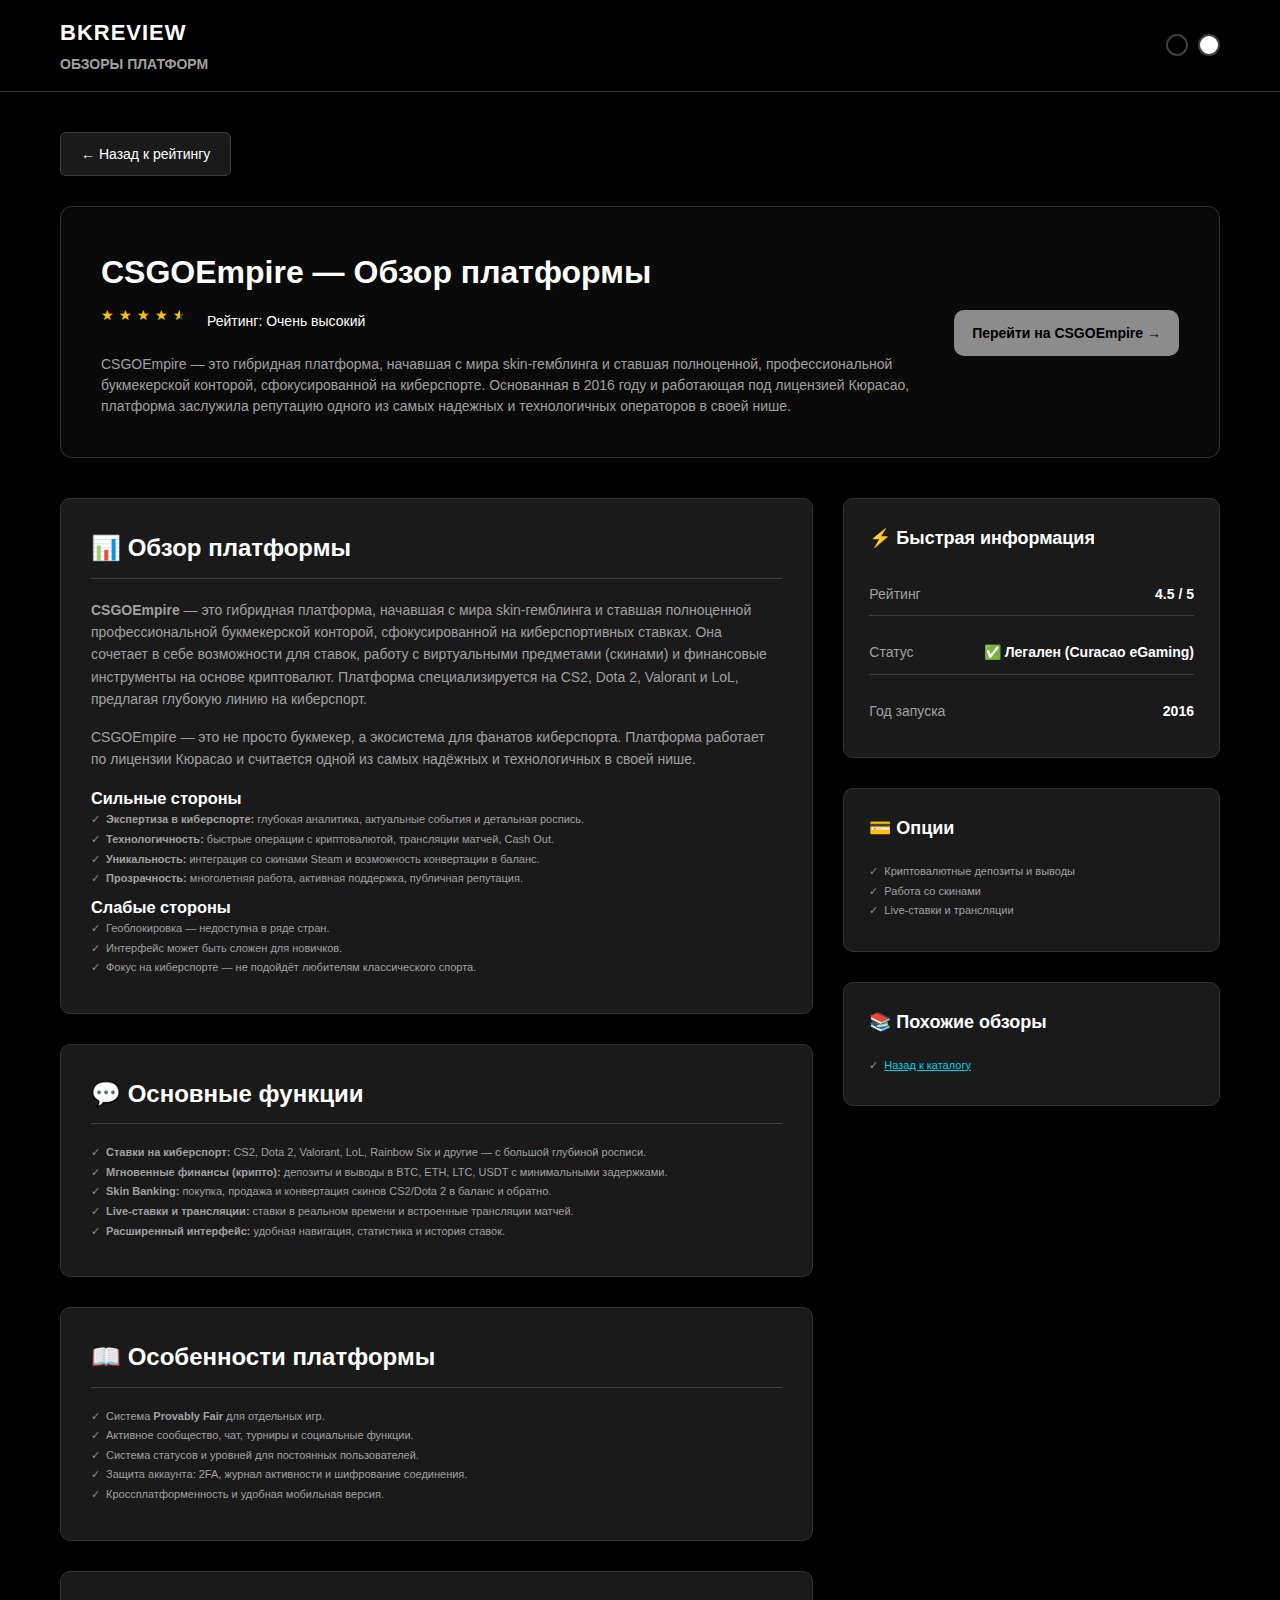
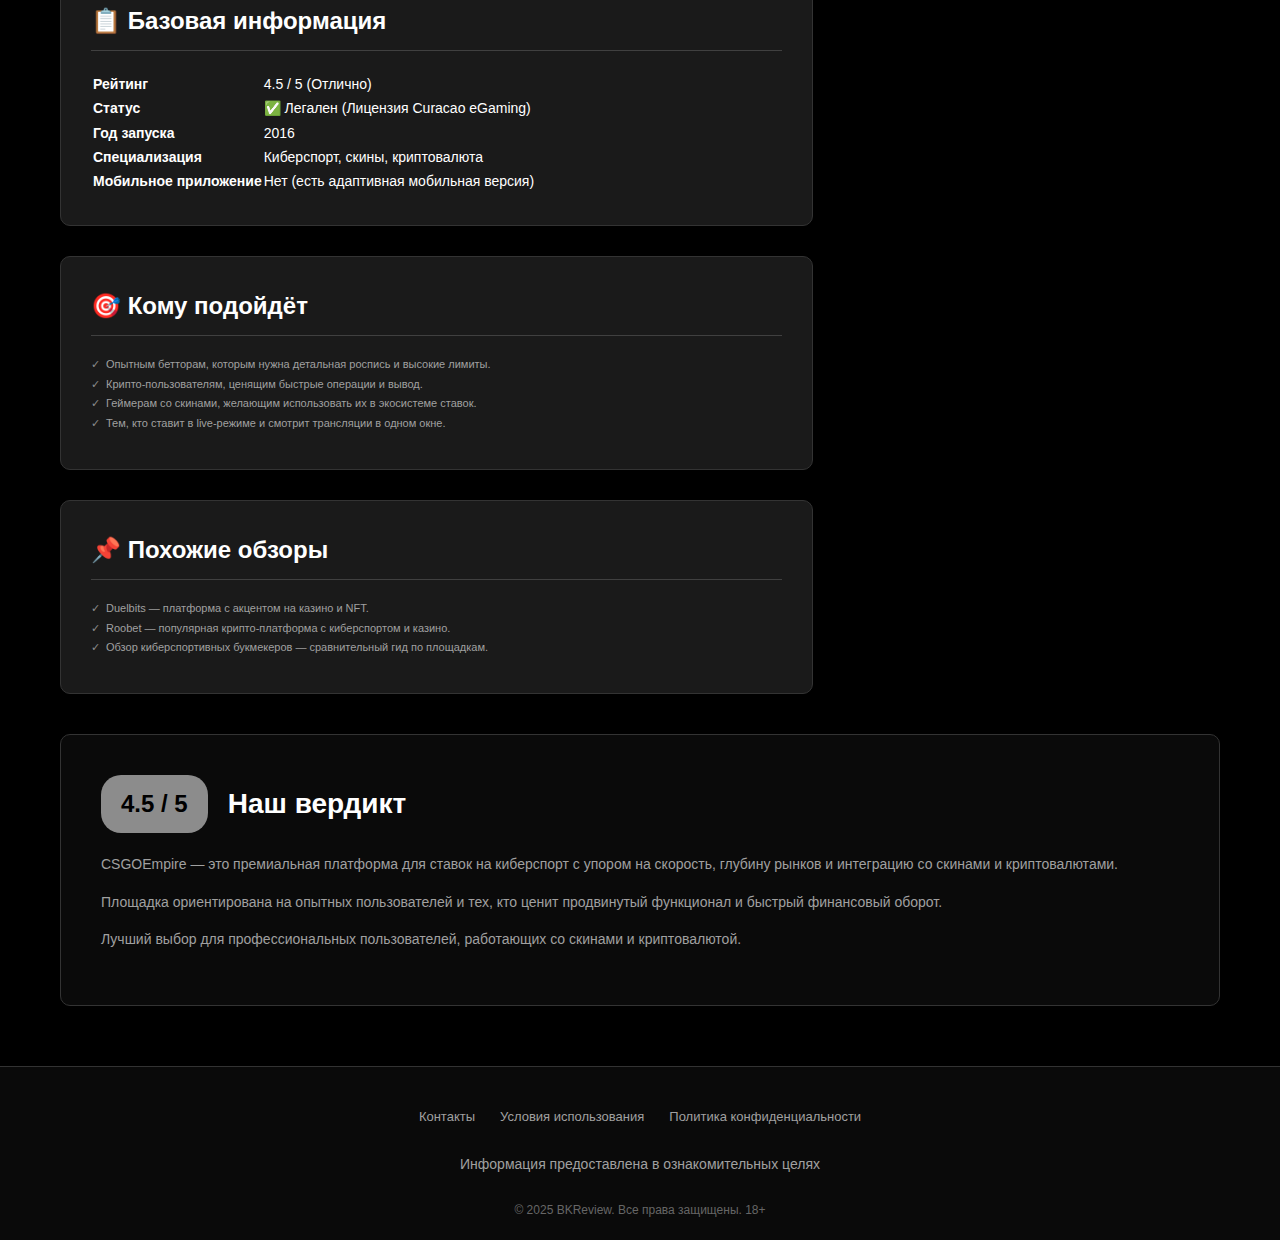
<file: csgoempire.html>
<!DOCTYPE html>
<html lang="ru">
<head>
    <meta charset="UTF-8">
    <meta name="viewport" content="width=device-width, initial-scale=1.0">
    <title>CSGOEmpire — Обзор платформы | BKReview</title>

    <link rel="stylesheet" href="../css/style.css">
    <link rel="stylesheet" href="../css/review.css">

    <link rel="icon" href="data:image/svg+xml,
        <svg xmlns='http://www.w3.org/2000/svg' viewBox='0 0 100 100'>
            <rect width='100' height='100' fill='%238c8c8c'/>
            <text x='50' y='65' font-family='Arial' font-size='60'
                  text-anchor='middle' fill='%23000000'>B</text>
        </svg>">
</head>

<body>

<header class="header">
    <div class="container">
        <div class="header-content">
            <a href="../index.html" class="logo-link">
                <div class="logo">BKREVIEW</div>
                <div class="logo-subtitle">ОБЗОРЫ ПЛАТФОРМ</div>
            </a>
            <div class="header-controls">
                <div class="circle-toggle">
                    <button class="circle dark-circle" data-theme="dark"></button>
                    <button class="circle light-circle" data-theme="light"></button>
                </div>
            </div>
        </div>
    </div>
</header>

<main class="review-page">
    <div class="container">

        <a href="../index.html" class="back-button">← Назад к рейтингу</a>

        <!-- HEADER BLOCK -->
        <div class="review-header">
            <div class="review-header-content">

                <!-- LOGO -->
                

                <h1 class="review-title">CSGOEmpire — Обзор платформы</h1>

                <div class="review-rating">
                    <div class="rating-stars">
                        <div class="star-rating" data-rating="4.5"></div>
                    </div>
                    <div class="rating-text">Рейтинг: Очень высокий</div>
                </div>

                <p class="hero-subtitle">
                    CSGOEmpire — это гибридная платформа, начавшая с мира skin-гемблинга и ставшая полноценной, профессиональной букмекерской конторой, сфокусированной на киберспорте. Основанная в 2016 году и работающая под лицензией Кюрасао, платформа заслужила репутацию одного из самых надежных и технологичных операторов в своей нише.
                </p>
            </div>

            <div class="review-buttons">
                <a href="#" class="btn-primary platform-bonus" data-name="csgoempire">
                    Перейти на CSGOEmpire →
                </a>
            </div>
        </div>

        <!-- MAIN CONTENT -->
        <div class="review-content">

            <!-- LEFT -->
            <div class="review-main">
                <section class="review-section">
                    <h2>📊 Обзор платформы</h2>

                    <p><strong>CSGOEmpire</strong> — это гибридная платформа, начавшая с мира skin-гемблинга и ставшая полноценной профессиональной букмекерской конторой, сфокусированной на киберспортивных ставках. Она сочетает в себе возможности для ставок, работу с виртуальными предметами (скинами) и финансовые инструменты на основе криптовалют. Платформа специализируется на CS2, Dota 2, Valorant и LoL, предлагая глубокую линию на киберспорт.</p>

                    <p>CSGOEmpire — это не просто букмекер, а экосистема для фанатов киберспорта. Платформа работает по лицензии Кюрасао и считается одной из самых надёжных и технологичных в своей нише.</p>

                    <h3>Сильные стороны</h3>
                    <ul class="platform-features">
                        <li><strong>Экспертиза в киберспорте:</strong> глубокая аналитика, актуальные события и детальная роспись.</li>
                        <li><strong>Технологичность:</strong> быстрые операции с криптовалютой, трансляции матчей, Cash Out.</li>
                        <li><strong>Уникальность:</strong> интеграция со скинами Steam и возможность конвертации в баланс.</li>
                        <li><strong>Прозрачность:</strong> многолетняя работа, активная поддержка, публичная репутация.</li>
                    </ul>

                    <h3>Слабые стороны</h3>
                    <ul class="platform-features">
                        <li>Геоблокировка — недоступна в ряде стран.</li>
                        <li>Интерфейс может быть сложен для новичков.</li>
                        <li>Фокус на киберспорте — не подойдёт любителям классического спорта.</li>
                    </ul>
                </section>

                <section class="review-section">
                    <h2>💬 Основные функции</h2>
                    <ul class="platform-features">
                        <li><strong>Ставки на киберспорт:</strong> CS2, Dota 2, Valorant, LoL, Rainbow Six и другие — с большой глубиной росписи.</li>
                        <li><strong>Мгновенные финансы (крипто):</strong> депозиты и выводы в BTC, ETH, LTC, USDT с минимальными задержками.</li>
                        <li><strong>Skin Banking:</strong> покупка, продажа и конвертация скинов CS2/Dota 2 в баланс и обратно.</li>
                        <li><strong>Live-ставки и трансляции:</strong> ставки в реальном времени и встроенные трансляции матчей.</li>
                        <li><strong>Расширенный интерфейс:</strong> удобная навигация, статистика и история ставок.</li>
                    </ul>
                </section>

                <section class="review-section">
                    <h2>📖 Особенности платформы</h2>
                    <ul class="platform-features">
                        <li>Система <strong>Provably Fair</strong> для отдельных игр.</li>
                        <li>Активное сообщество, чат, турниры и социальные функции.</li>
                        <li>Система статусов и уровней для постоянных пользователей.</li>
                        <li>Защита аккаунта: 2FA, журнал активности и шифрование соединения.</li>
                        <li>Кроссплатформенность и удобная мобильная версия.</li>
                    </ul>
                </section>

                <section class="review-section">
                    <h2>📋 Базовая информация</h2>
                    <table class="info-grid-table">
                        <tr>
                            <td><strong>Рейтинг</strong></td>
                            <td>4.5 / 5 (Отлично)</td>
                        </tr>
                        <tr>
                            <td><strong>Статус</strong></td>
                            <td>✅ Легален (Лицензия Curacao eGaming)</td>
                        </tr>
                        <tr>
                            <td><strong>Год запуска</strong></td>
                            <td>2016</td>
                        </tr>
                        <tr>
                            <td><strong>Специализация</strong></td>
                            <td>Киберспорт, скины, криптовалюта</td>
                        </tr>
                        <tr>
                            <td><strong>Мобильное приложение</strong></td>
                            <td>Нет (есть адаптивная мобильная версия)</td>
                        </tr>
                    </table>
                </section>

                <section class="review-section">
                    <h2>🎯 Кому подойдёт</h2>
                    <ul class="platform-features">
                        <li>Опытным бетторам, которым нужна детальная роспись и высокие лимиты.</li>
                        <li>Крипто-пользователям, ценящим быстрые операции и вывод.</li>
                        <li>Геймерам со скинами, желающим использовать их в экосистеме ставок.</li>
                        <li>Тем, кто ставит в live-режиме и смотрит трансляции в одном окне.</li>
                    </ul>
                </section>

                <section class="review-section">
                    <h2>📌 Похожие обзоры</h2>
                    <ul class="platform-features">
                        <li>Duelbits — платформа с акцентом на казино и NFT.</li>
                        <li>Roobet — популярная крипто-платформа с киберспортом и казино.</li>
                        <li>Обзор киберспортивных букмекеров — сравнительный гид по площадкам.</li>
                    </ul>
                </section>

            </div>

            <!-- RIGHT SIDEBAR -->
            <div class="review-sidebar">

                <div class="sidebar-widget">
                    <h3>⚡ Быстрая информация</h3>
                    <div class="info-grid">
                        <div class="info-item">
                            <span class="info-label">Рейтинг</span>
                            <span class="info-value">4.5 / 5</span>
                        </div>
                        <div class="info-item">
                            <span class="info-label">Статус</span>
                            <span class="info-value">✅ Легален (Curacao eGaming)</span>
                        </div>
                        <div class="info-item">
                            <span class="info-label">Год запуска</span>
                            <span class="info-value">2016</span>
                        </div>
                    </div>
                </div>

                <div class="sidebar-widget">
                    <h3>💳 Опции</h3>
                    <ul class="platform-features">
                        <li>Криптовалютные депозиты и выводы</li>
                        <li>Работа со скинами</li>
                        <li>Live-ставки и трансляции</li>
                    </ul>
                </div>

                <div class="sidebar-widget">
                    <h3>📚 Похожие обзоры</h3>
                    <ul class="platform-features">
                        <li><a href="../index.html">Назад к каталогу</a></li>
                    </ul>
                </div>

            </div>

        </div>

        <!-- VERDICT -->
        <section class="verdict">
            <div class="verdict-header">
                <div class="verdict-rating">4.5 / 5</div>
                <h2>Наш вердикт</h2>
            </div>
            <div class="verdict-content">
                <p>CSGOEmpire — это премиальная платформа для ставок на киберспорт с упором на скорость, глубину рынков и интеграцию со скинами и криптовалютами.</p>
                <p>Площадка ориентирована на опытных пользователей и тех, кто ценит продвинутый функционал и быстрый финансовый оборот.</p>
                <p>Лучший выбор для профессиональных пользователей, работающих со скинами и криптовалютой.</p>
            </div>
        </section>
    </div>
</main>

<footer class="footer">
    <div class="container">

        <div class="footer-links">
            <a href="../contact.html">Контакты</a>
            <a href="../terms.html">Условия использования</a>
            <a href="../privacy.html">Политика конфиденциальности</a>
        </div>

        <div class="responsible-gaming">
            <p>Информация предоставлена в ознакомительных целях</p>
        </div>

        <p class="copyright">
            © 2025 BKReview. Все права защищены. 18+
        </p>

    </div>
</footer>

<script src="../js/script.js"></script>
</body>
</html>
</file>
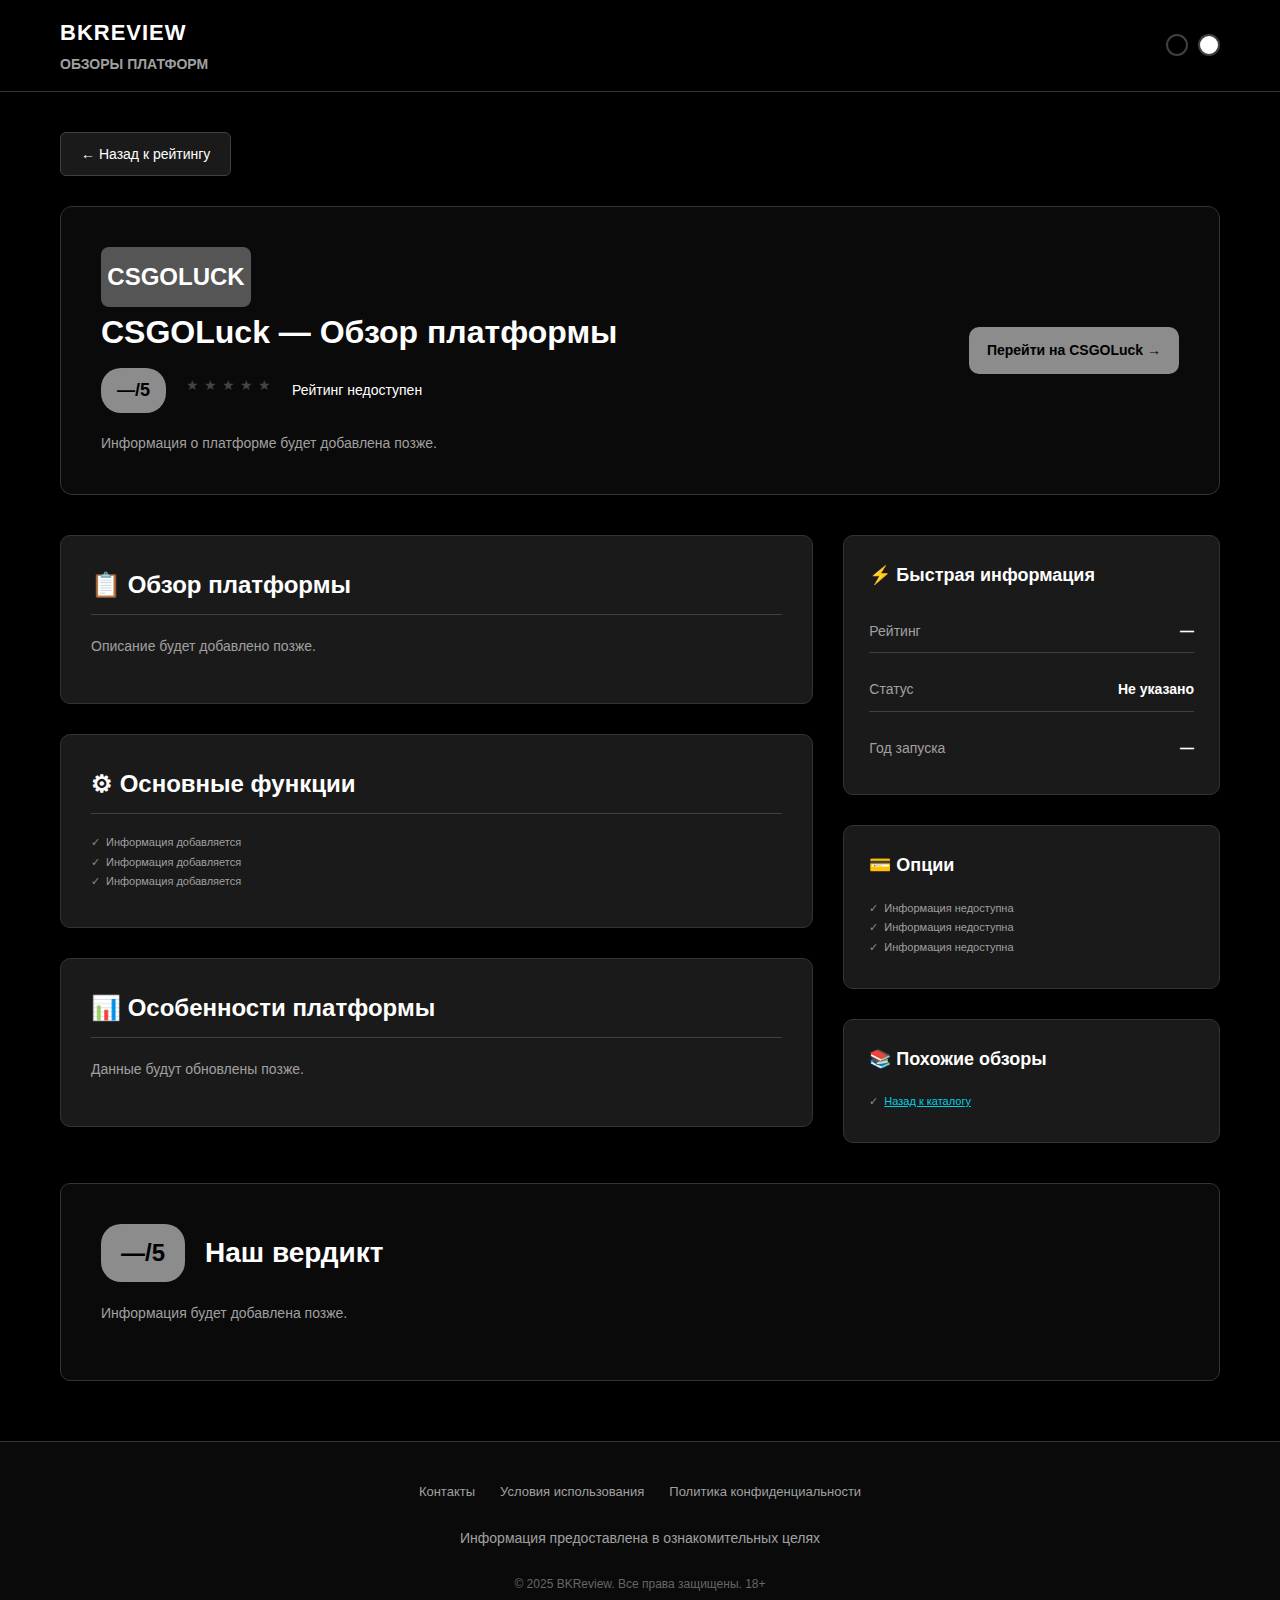
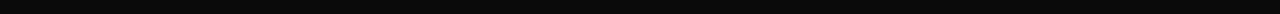
<file: csgoluck.html>
<!DOCTYPE html>
<html lang="ru">
<head>
    <meta charset="UTF-8">
    <meta name="viewport" content="width=device-width, initial-scale=1.0">
    <title>CSGOLuck — Обзор платформы | BKReview</title>

    <link rel="stylesheet" href="../css/style.css">
    <link rel="stylesheet" href="../css/review.css">

    <link rel="icon" href="data:image/svg+xml,
        <svg xmlns='http://www.w3.org/2000/svg' viewBox='0 0 100 100'>
            <rect width='100' height='100' fill='%238c8c8c'/>
            <text x='50' y='65' font-family='Arial' font-size='60'
                  text-anchor='middle' fill='%23000000'>B</text>
        </svg>">
</head>

<body>

<header class="header">
    <div class="container">
        <div class="header-content">
            <a href="../index.html" class="logo-link">
                <div class="logo">BKREVIEW</div>
                <div class="logo-subtitle">ОБЗОРЫ ПЛАТФОРМ</div>
            </a>
            <div class="header-controls">
                <div class="circle-toggle">
                    <button class="circle dark-circle" data-theme="dark"></button>
                    <button class="circle light-circle" data-theme="light"></button>
                </div>
            </div>
        </div>
    </div>
</header>

<main class="review-page">
    <div class="container">

        <a href="../index.html" class="back-button">← Назад к рейтингу</a>

        <div class="review-header">
            <div class="review-header-content">

                <div class="review-logo" style="background:#555;">
                    CSGOLUCK
                </div>

                <h1 class="review-title">CSGOLuck — Обзор платформы</h1>

                <div class="review-rating">
                    <div class="rating-badge">—/5</div>
                    <div class="rating-stars"><div class="star-rating" data-rating="0"></div></div>
                    <div class="rating-text">Рейтинг недоступен</div>
                </div>

                <p class="hero-subtitle">Информация о платформе будет добавлена позже.</p>
            </div>

            <div class="review-buttons">
                <a href="#" target="_blank" class="btn-primary">Перейти на CSGOLuck →</a>
            </div>
        </div>

        <div class="review-content">

            <div class="review-main">
                <section class="review-section">
                    <h2>📋 Обзор платформы</h2>
                    <p>Описание будет добавлено позже.</p>
                </section>

                <section class="review-section">
                    <h2>⚙ Основные функции</h2>
                    <ul class="platform-features">
                        <li>Информация добавляется</li>
                        <li>Информация добавляется</li>
                        <li>Информация добавляется</li>
                    </ul>
                </section>

                <section class="review-section">
                    <h2>📊 Особенности платформы</h2>
                    <p>Данные будут обновлены позже.</p>
                </section>
            </div>

            <div class="review-sidebar">

                <div class="sidebar-widget">
                    <h3>⚡ Быстрая информация</h3>
                    <div class="info-grid">
                        <div class="info-item"><span class="info-label">Рейтинг</span><span class="info-value">—</span></div>
                        <div class="info-item"><span class="info-label">Статус</span><span class="info-value">Не указано</span></div>
                        <div class="info-item"><span class="info-label">Год запуска</span><span class="info-value">—</span></div>
                    </div>
                </div>

                <div class="sidebar-widget">
                    <h3>💳 Опции</h3>
                    <ul class="platform-features">
                        <li>Информация недоступна</li>
                        <li>Информация недоступна</li>
                        <li>Информация недоступна</li>
                    </ul>
                </div>

                <div class="sidebar-widget">
                    <h3>📚 Похожие обзоры</h3>
                    <ul class="platform-features">
                        <li><a href="../index.html">Назад к каталогу</a></li>
                    </ul>
                </div>

            </div>

        </div>

        <section class="verdict">
            <div class="verdict-header">
                <div class="verdict-rating">—/5</div>
                <h2>Наш вердикт</h2>
            </div>
            <div class="verdict-content">
                <p>Информация будет добавлена позже.</p>
            </div>
        </section>

    </div>
</main>

<footer class="footer">
    <div class="container">
        <div class="footer-links">
            <a href="../contact.html">Контакты</a>
            <a href="../terms.html">Условия использования</a>
            <a href="../privacy.html">Политика конфиденциальности</a>
        </div>

        <div class="responsible-gaming">
            <p>Информация предоставлена в ознакомительных целях</p>
        </div>

        <p class="copyright">
            © 2025 BKReview. Все права защищены. 18+
        </p>
    </div>
</footer>

<script src="../js/script.js"></script>
</body>
</html>
</file>
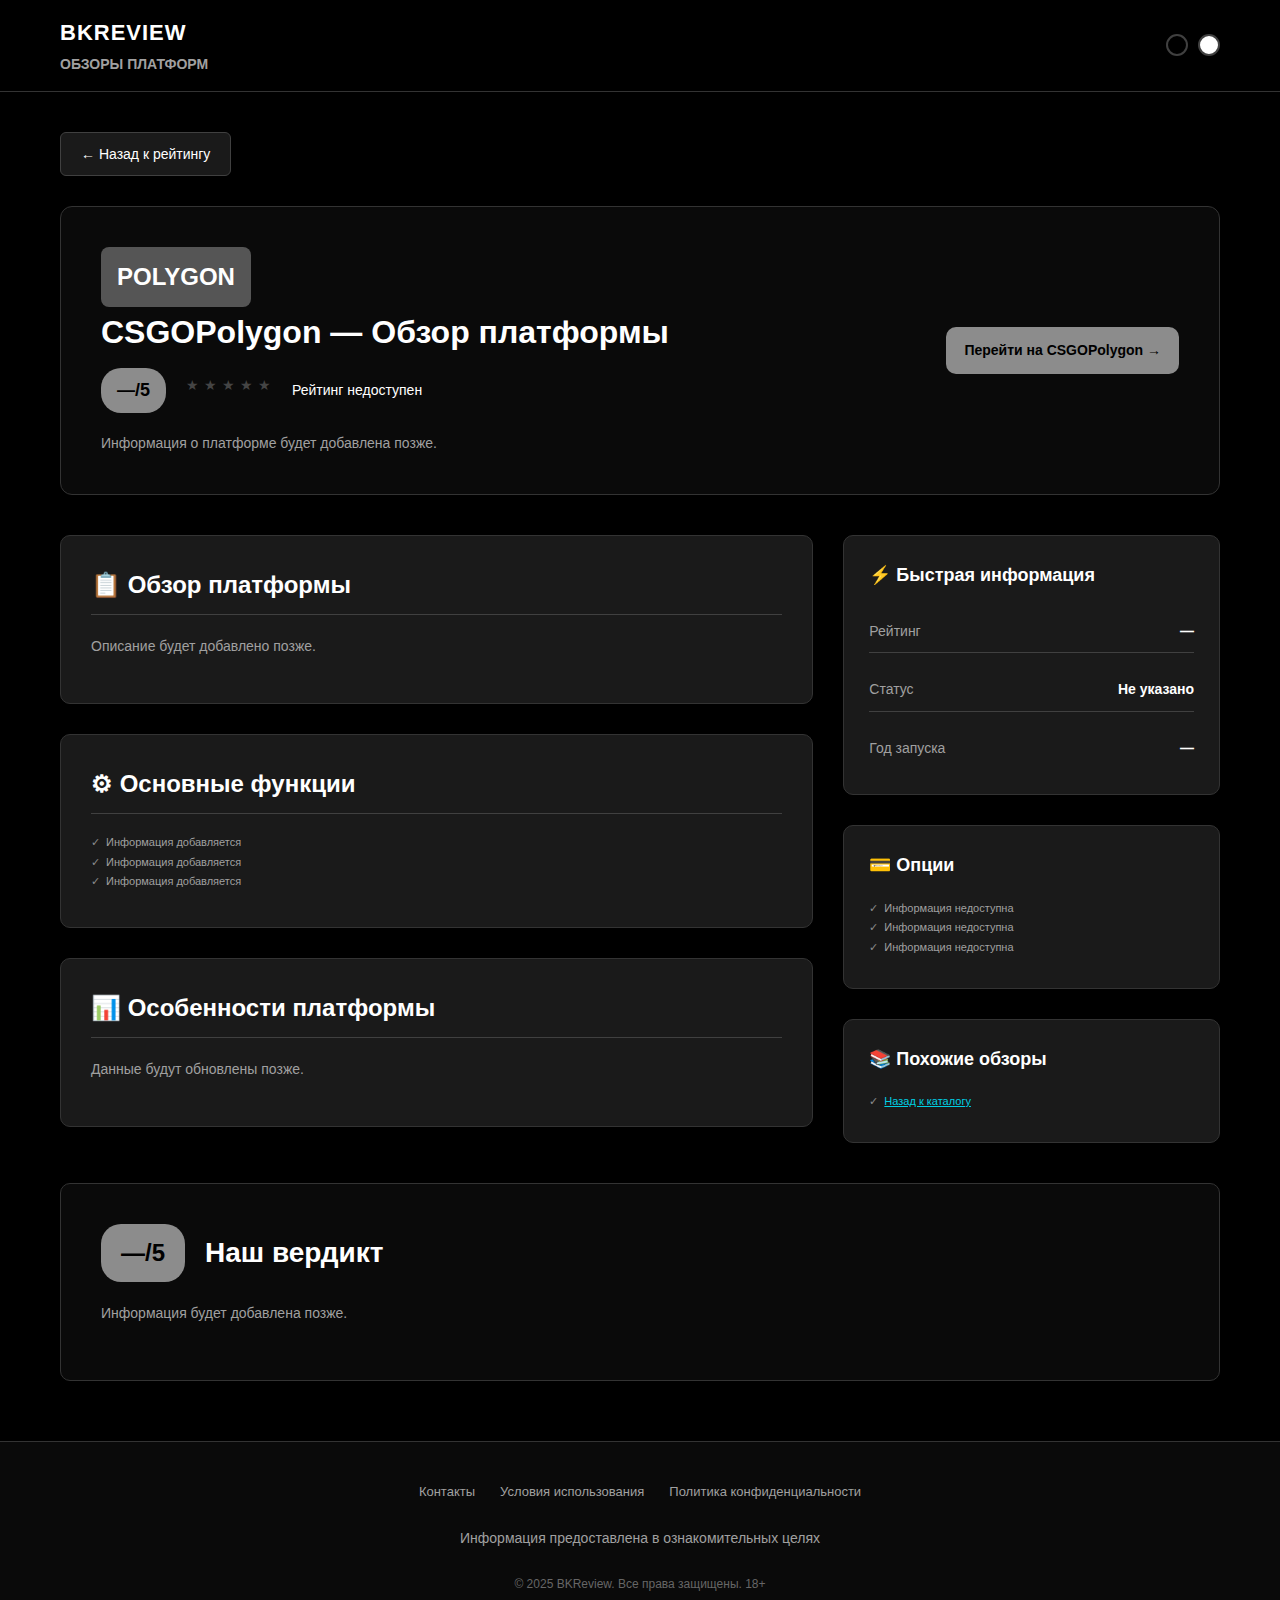
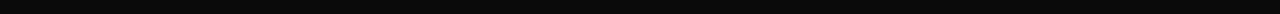
<file: csgopolygon.html>
<!DOCTYPE html>
<html lang="ru">
<head>
    <meta charset="UTF-8">
    <meta name="viewport" content="width=device-width, initial-scale=1.0">
    <title>CSGOPolygon — Обзор платформы | BKReview</title>

    <link rel="stylesheet" href="../css/style.css">
    <link rel="stylesheet" href="../css/review.css">

    <link rel="icon" href="data:image/svg+xml,
        <svg xmlns='http://www.w3.org/2000/svg' viewBox='0 0 100 100'>
            <rect width='100' height='100' fill='%238c8c8c'/>
            <text x='50' y='65' font-family='Arial' font-size='60'
                  text-anchor='middle' fill='%23000000'>B</text>
        </svg>">
</head>

<body>

<header class="header">
    <div class="container">
        <div class="header-content">
            <a href="../index.html" class="logo-link">
                <div class="logo">BKREVIEW</div>
                <div class="logo-subtitle">ОБЗОРЫ ПЛАТФОРМ</div>
            </a>
            <div class="header-controls">
                <div class="circle-toggle">
                    <button class="circle dark-circle" data-theme="dark"></button>
                    <button class="circle light-circle" data-theme="light"></button>
                </div>
            </div>
        </div>
    </div>
</header>

<main class="review-page">
    <div class="container">

        <a href="../index.html" class="back-button">← Назад к рейтингу</a>

        <div class="review-header">
            <div class="review-header-content">

                <div class="review-logo" style="background:#555;">
                    POLYGON
                </div>

                <h1 class="review-title">CSGOPolygon — Обзор платформы</h1>

                <div class="review-rating">
                    <div class="rating-badge">—/5</div>
                    <div class="rating-stars"><div class="star-rating" data-rating="0"></div></div>
                    <div class="rating-text">Рейтинг недоступен</div>
                </div>

                <p class="hero-subtitle">Информация о платформе будет добавлена позже.</p>
            </div>

            <div class="review-buttons">
                <a href="#" target="_blank" class="btn-primary">Перейти на CSGOPolygon →</a>
            </div>
        </div>

        <div class="review-content">

            <div class="review-main">
                <section class="review-section">
                    <h2>📋 Обзор платформы</h2>
                    <p>Описание будет добавлено позже.</p>
                </section>

                <section class="review-section">
                    <h2>⚙ Основные функции</h2>
                    <ul class="platform-features">
                        <li>Информация добавляется</li>
                        <li>Информация добавляется</li>
                        <li>Информация добавляется</li>
                    </ul>
                </section>

                <section class="review-section">
                    <h2>📊 Особенности платформы</h2>
                    <p>Данные будут обновлены позже.</p>
                </section>
            </div>

            <div class="review-sidebar">

                <div class="sidebar-widget">
                    <h3>⚡ Быстрая информация</h3>
                    <div class="info-grid">
                        <div class="info-item"><span class="info-label">Рейтинг</span><span class="info-value">—</span></div>
                        <div class="info-item"><span class="info-label">Статус</span><span class="info-value">Не указано</span></div>
                        <div class="info-item"><span class="info-label">Год запуска</span><span class="info-value">—</span></div>
                    </div>
                </div>

                <div class="sidebar-widget">
                    <h3>💳 Опции</h3>
                    <ul class="platform-features">
                        <li>Информация недоступна</li>
                        <li>Информация недоступна</li>
                        <li>Информация недоступна</li>
                    </ul>
                </div>

                <div class="sidebar-widget">
                    <h3>📚 Похожие обзоры</h3>
                    <ul class="platform-features">
                        <li><a href="../index.html">Назад к каталогу</a></li>
                    </ul>
                </div>

            </div>

        </div>

        <section class="verdict">
            <div class="verdict-header">
                <div class="verdict-rating">—/5</div>
                <h2>Наш вердикт</h2>
            </div>
            <div class="verdict-content">
                <p>Информация будет добавлена позже.</p>
            </div>
        </section>

    </div>
</main>

<footer class="footer">
    <div class="container">
        <div class="footer-links">
            <a href="../contact.html">Контакты</a>
            <a href="../terms.html">Условия использования</a>
            <a href="../privacy.html">Политика конфиденциальности</a>
        </div>

        <div class="responsible-gaming">
            <p>Информация предоставлена в ознакомительных целях</p>
        </div>

        <p class="copyright">
            © 2025 BKReview. Все права защищены. 18+
        </p>
    </div>
</footer>

<script src="../js/script.js"></script>
</body>
</html>
</file>
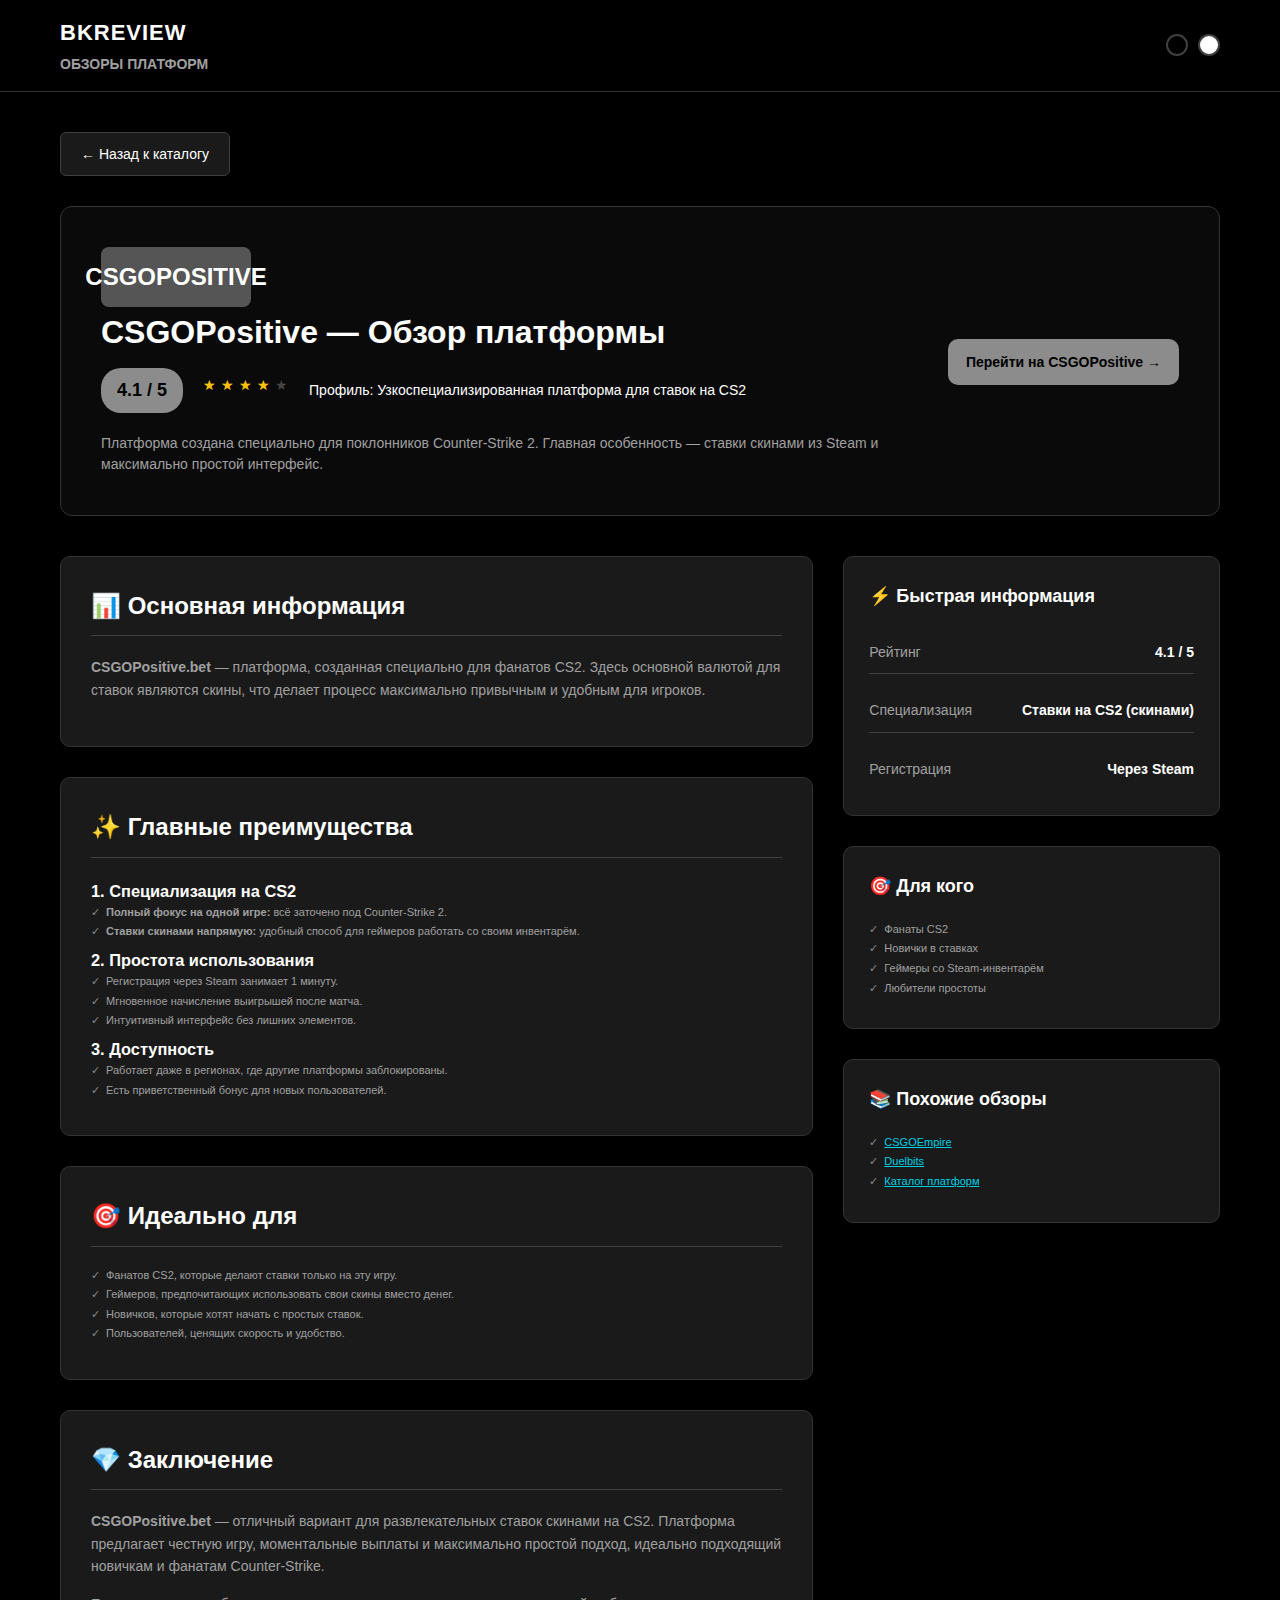
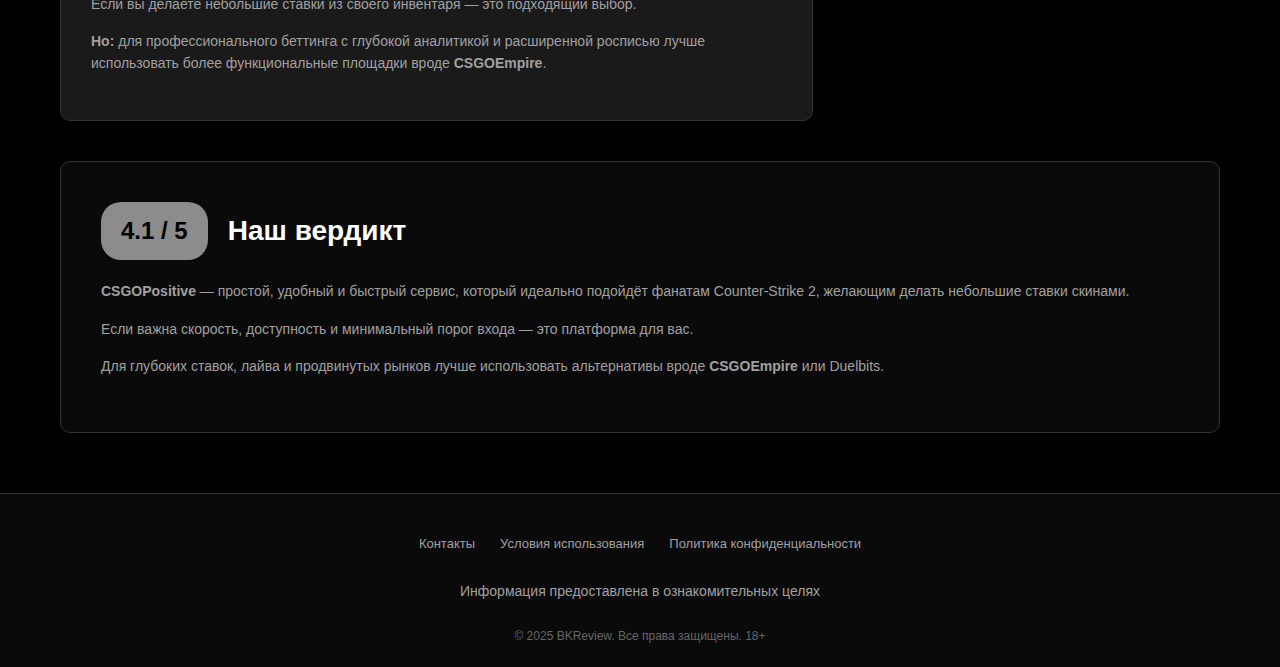
<file: csgopositive.html>
<!DOCTYPE html>
<html lang="ru">
<head>
    <meta charset="UTF-8">
    <meta name="viewport" content="width=device-width, initial-scale=1.0">
    <title>CSGOPositive — Обзор платформы | BKReview</title>

    <link rel="stylesheet" href="../css/style.css">
    <link rel="stylesheet" href="../css/review.css">

    <link rel="icon" href="data:image/svg+xml,
        <svg xmlns='http://www.w3.org/2000/svg' viewBox='0 0 100 100'>
            <rect width='100' height='100' fill='%238c8c8c'/>
            <text x='50' y='65' font-family='Arial' font-size='60'
                  text-anchor='middle' fill='%23000000'>B</text>
        </svg>">
</head>

<body>

<header class="header">
    <div class="container">
        <div class="header-content">
            <a href="../index.html" class="logo-link">
                <div class="logo">BKREVIEW</div>
                <div class="logo-subtitle">ОБЗОРЫ ПЛАТФОРМ</div>
            </a>

            <div class="header-controls">
                <div class="circle-toggle">
                    <button class="circle dark-circle" data-theme="dark"></button>
                    <button class="circle light-circle" data-theme="light"></button>
                </div>
            </div>
        </div>
    </div>
</header>


<main class="review-page">
    <div class="container">

        <a href="../index.html" class="back-button">← Назад к каталогу</a>

        <!-- HEADER -->
        <div class="review-header">
            <div class="review-header-content">

                <div class="review-logo" style="background:#555;">
                    CSGOPOSITIVE
                </div>

                <h1 class="review-title">CSGOPositive — Обзор платформы</h1>

                <div class="review-rating">
                    <div class="rating-badge">4.1 / 5</div>
                    <div class="rating-stars">
                        <div class="star-rating" data-rating="4.1"></div>
                    </div>
                    <div class="rating-text">Профиль: Узкоспециализированная платформа для ставок на CS2</div>
                </div>

                <p class="hero-subtitle">
                    Платформа создана специально для поклонников Counter-Strike 2. Главная особенность — ставки скинами из Steam и максимально простой интерфейс.
                </p>
            </div>

            <div class="review-buttons">
                <a href="#" class="btn-primary platform-bonus" data-name="csgopositive">
                    Перейти на CSGOPositive →
                </a>
            </div>
        </div>


        <!-- CONTENT -->
        <div class="review-content">

            <!-- LEFT CONTENT -->
            <div class="review-main">

                <section class="review-section">
                    <h2>📊 Основная информация</h2>

                    <p><strong>CSGOPositive.bet</strong> — платформа, созданная специально для фанатов CS2. Здесь основной валютой для ставок являются скины, что делает процесс максимально привычным и удобным для игроков.</p>
                </section>

                <section class="review-section">
                    <h2>✨ Главные преимущества</h2>

                    <h3>1. Специализация на CS2</h3>
                    <ul class="platform-features">
                        <li><strong>Полный фокус на одной игре:</strong> всё заточено под Counter-Strike 2.</li>
                        <li><strong>Ставки скинами напрямую:</strong> удобный способ для геймеров работать со своим инвентарём.</li>
                    </ul>

                    <h3>2. Простота использования</h3>
                    <ul class="platform-features">
                        <li>Регистрация через Steam занимает 1 минуту.</li>
                        <li>Мгновенное начисление выигрышей после матча.</li>
                        <li>Интуитивный интерфейс без лишних элементов.</li>
                    </ul>

                    <h3>3. Доступность</h3>
                    <ul class="platform-features">
                        <li>Работает даже в регионах, где другие платформы заблокированы.</li>
                        <li>Есть приветственный бонус для новых пользователей.</li>
                    </ul>
                </section>


                <section class="review-section">
                    <h2>🎯 Идеально для</h2>

                    <ul class="platform-features">
                        <li>Фанатов CS2, которые делают ставки только на эту игру.</li>
                        <li>Геймеров, предпочитающих использовать свои скины вместо денег.</li>
                        <li>Новичков, которые хотят начать с простых ставок.</li>
                        <li>Пользователей, ценящих скорость и удобство.</li>
                    </ul>
                </section>


                <section class="review-section">
                    <h2>💎 Заключение</h2>

                    <p><strong>CSGOPositive.bet</strong> — отличный вариант для развлекательных ставок скинами на CS2. Платформа предлагает честную игру, моментальные выплаты и максимально простой подход, идеально подходящий новичкам и фанатам Counter-Strike.</p>

                    <p>Если вы делаете небольшие ставки из своего инвентаря — это подходящий выбор.</p>

                    <p><strong>Но:</strong> для профессионального беттинга с глубокой аналитикой и расширенной росписью лучше использовать более функциональные площадки вроде <strong>CSGOEmpire</strong>.</p>
                </section>

            </div>


            <!-- SIDEBAR -->
            <div class="review-sidebar">

                <div class="sidebar-widget">
                    <h3>⚡ Быстрая информация</h3>

                    <div class="info-grid">
                        <div class="info-item">
                            <span class="info-label">Рейтинг</span>
                            <span class="info-value">4.1 / 5</span>
                        </div>

                        <div class="info-item">
                            <span class="info-label">Специализация</span>
                            <span class="info-value">Ставки на CS2 (скинами)</span>
                        </div>

                        <div class="info-item">
                            <span class="info-label">Регистрация</span>
                            <span class="info-value">Через Steam</span>
                        </div>
                    </div>
                </div>


                <div class="sidebar-widget">
                    <h3>🎯 Для кого</h3>
                    <ul class="platform-features">
                        <li>Фанаты CS2</li>
                        <li>Новички в ставках</li>
                        <li>Геймеры со Steam-инвентарём</li>
                        <li>Любители простоты</li>
                    </ul>
                </div>

                <div class="sidebar-widget">
                    <h3>📚 Похожие обзоры</h3>
                    <ul class="platform-features">
                        <li><a href="csgoempire.html">CSGOEmpire</a></li>
                        <li><a href="duelbits.html">Duelbits</a></li>
                        <li><a href="../index.html">Каталог платформ</a></li>
                    </ul>
                </div>

            </div>

        </div>


        <!-- VERDICT -->
        <section class="verdict">
            <div class="verdict-header">
                <div class="verdict-rating">4.1 / 5</div>
                <h2>Наш вердикт</h2>
            </div>

            <div class="verdict-content">
                <p><strong>CSGOPositive</strong> — простой, удобный и быстрый сервис, который идеально подойдёт фанатам Counter-Strike 2, желающим делать небольшие ставки скинами.</p>

                <p>Если важна скорость, доступность и минимальный порог входа — это платформа для вас.</p>

                <p>Для глубоких ставок, лайва и продвинутых рынков лучше использовать альтернативы вроде <strong>CSGOEmpire</strong> или Duelbits.</p>
            </div>
        </section>


    </div>
</main>


<footer class="footer">
    <div class="container">

        <div class="footer-links">
            <a href="../contact.html">Контакты</a>
            <a href="../terms.html">Условия использования</a>
            <a href="../privacy.html">Политика конфиденциальности</a>
        </div>

        <div class="responsible-gaming">
            <p>Информация предоставлена в ознакомительных целях</p>
        </div>

        <p class="copyright">
            © 2025 BKReview. Все права защищены. 18+
        </p>

    </div>
</footer>

<script src="../js/script.js"></script>
</body>
</html>
</file>
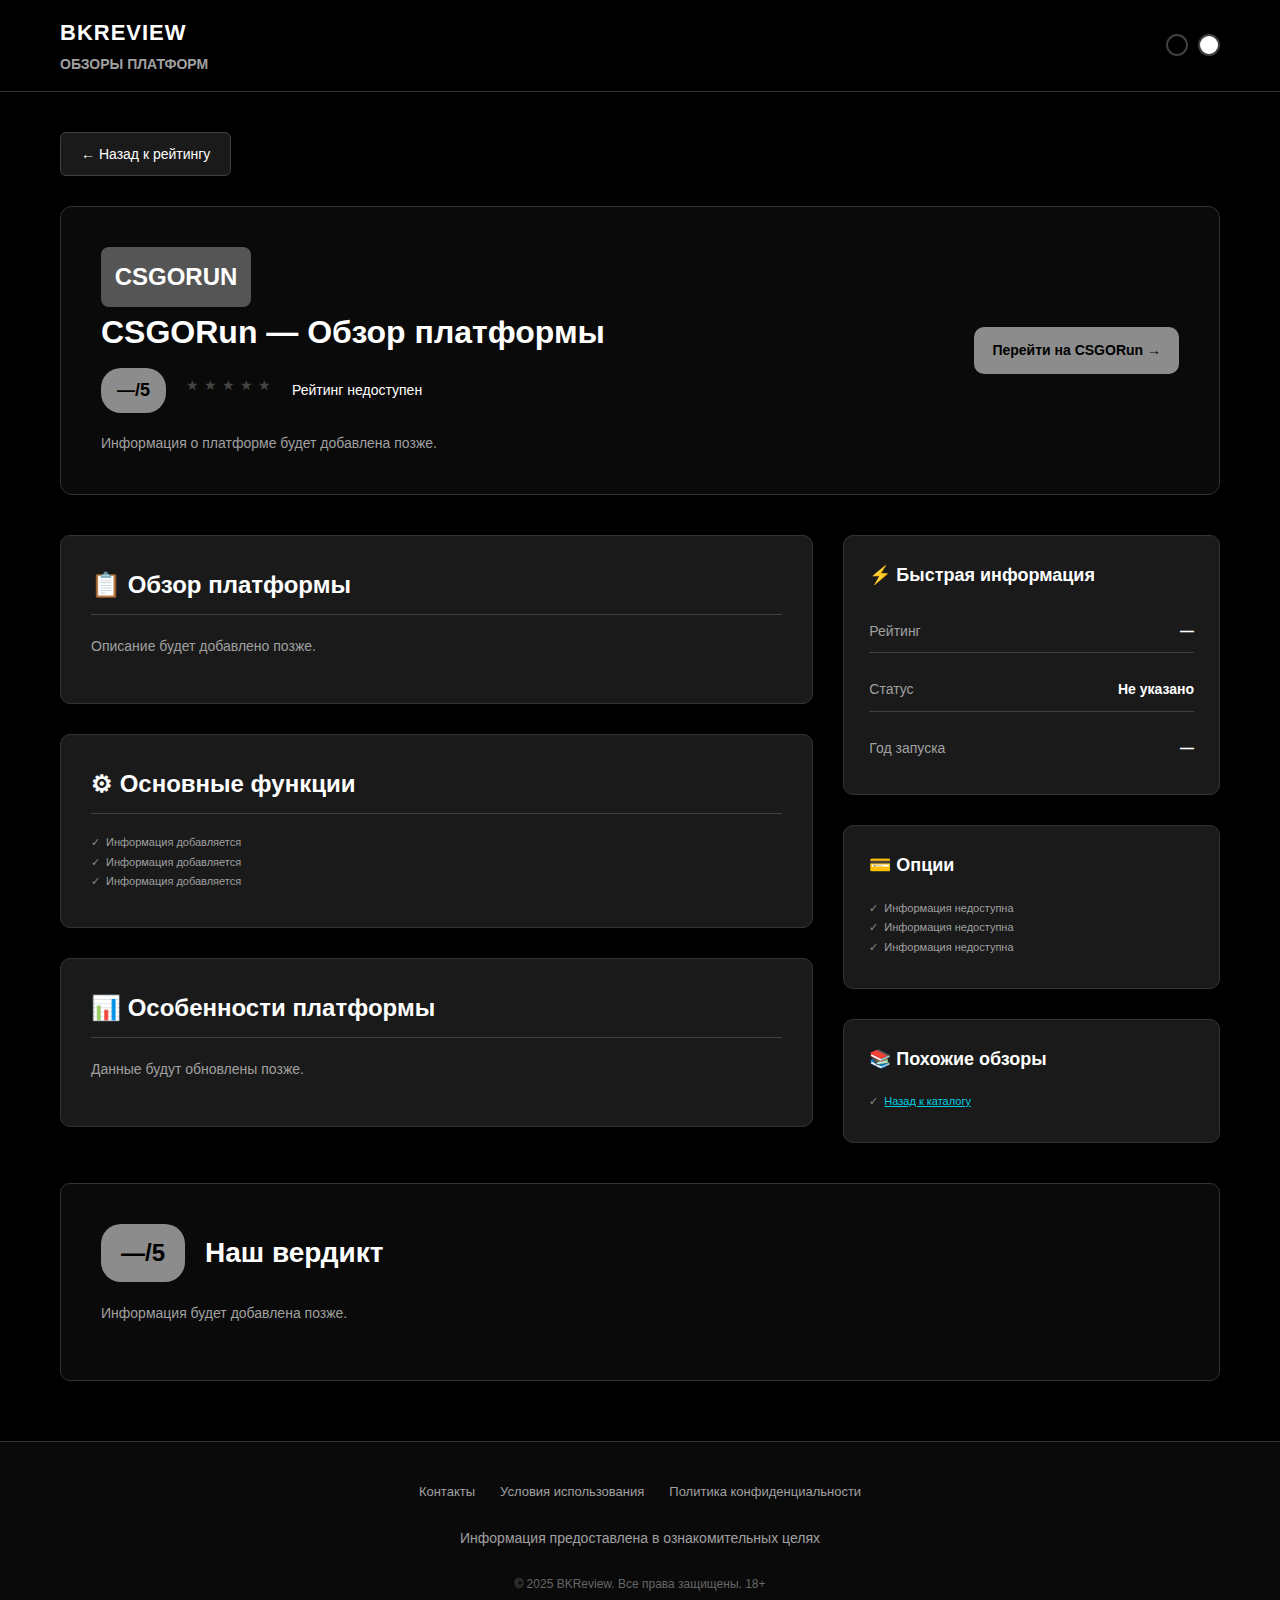
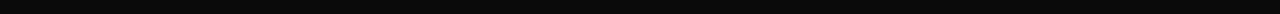
<file: csgorun.html>
<!DOCTYPE html>
<html lang="ru">
<head>
    <meta charset="UTF-8">
    <meta name="viewport" content="width=device-width, initial-scale=1.0">
    <title>CSGORun — Обзор платформы | BKReview</title>

    <link rel="stylesheet" href="../css/style.css">
    <link rel="stylesheet" href="../css/review.css">

    <link rel="icon" href="data:image/svg+xml,
        <svg xmlns='http://www.w3.org/2000/svg' viewBox='0 0 100 100'>
            <rect width='100' height='100' fill='%238c8c8c'/>
            <text x='50' y='65' font-family='Arial' font-size='60'
                  text-anchor='middle' fill='%23000000'>B</text>
        </svg>">
</head>

<body>

<header class="header">
    <div class="container">
        <div class="header-content">
            <a href="../index.html" class="logo-link">
                <div class="logo">BKREVIEW</div>
                <div class="logo-subtitle">ОБЗОРЫ ПЛАТФОРМ</div>
            </a>
            <div class="header-controls">
                <div class="circle-toggle">
                    <button class="circle dark-circle" data-theme="dark"></button>
                    <button class="circle light-circle" data-theme="light"></button>
                </div>
            </div>
        </div>
    </div>
</header>

<main class="review-page">
    <div class="container">

        <a href="../index.html" class="back-button">← Назад к рейтингу</a>

        <div class="review-header">
            <div class="review-header-content">

                <div class="review-logo" style="background:#555;">
                    CSGORUN
                </div>

                <h1 class="review-title">CSGORun — Обзор платформы</h1>

                <div class="review-rating">
                    <div class="rating-badge">—/5</div>
                    <div class="rating-stars"><div class="star-rating" data-rating="0"></div></div>
                    <div class="rating-text">Рейтинг недоступен</div>
                </div>

                <p class="hero-subtitle">Информация о платформе будет добавлена позже.</p>
            </div>

            <div class="review-buttons">
                <a href="#" target="_blank" class="btn-primary">Перейти на CSGORun →</a>
            </div>
        </div>

        <div class="review-content">

            <div class="review-main">
                <section class="review-section">
                    <h2>📋 Обзор платформы</h2>
                    <p>Описание будет добавлено позже.</p>
                </section>

                <section class="review-section">
                    <h2>⚙ Основные функции</h2>
                    <ul class="platform-features">
                        <li>Информация добавляется</li>
                        <li>Информация добавляется</li>
                        <li>Информация добавляется</li>
                    </ul>
                </section>

                <section class="review-section">
                    <h2>📊 Особенности платформы</h2>
                    <p>Данные будут обновлены позже.</p>
                </section>
            </div>

            <div class="review-sidebar">

                <div class="sidebar-widget">
                    <h3>⚡ Быстрая информация</h3>
                    <div class="info-grid">
                        <div class="info-item"><span class="info-label">Рейтинг</span><span class="info-value">—</span></div>
                        <div class="info-item"><span class="info-label">Статус</span><span class="info-value">Не указано</span></div>
                        <div class="info-item"><span class="info-label">Год запуска</span><span class="info-value">—</span></div>
                    </div>
                </div>

                <div class="sidebar-widget">
                    <h3>💳 Опции</h3>
                    <ul class="platform-features">
                        <li>Информация недоступна</li>
                        <li>Информация недоступна</li>
                        <li>Информация недоступна</li>
                    </ul>
                </div>

                <div class="sidebar-widget">
                    <h3>📚 Похожие обзоры</h3>
                    <ul class="platform-features">
                        <li><a href="../index.html">Назад к каталогу</a></li>
                    </ul>
                </div>

            </div>

        </div>

        <section class="verdict">
            <div class="verdict-header">
                <div class="verdict-rating">—/5</div>
                <h2>Наш вердикт</h2>
            </div>
            <div class="verdict-content">
                <p>Информация будет добавлена позже.</p>
            </div>
        </section>

    </div>
</main>

<footer class="footer">
    <div class="container">
        <div class="footer-links">
            <a href="../contact.html">Контакты</a>
            <a href="../terms.html">Условия использования</a>
            <a href="../privacy.html">Политика конфиденциальности</a>
        </div>

        <div class="responsible-gaming">
            <p>Информация предоставлена в ознакомительных целях</p>
        </div>

        <p class="copyright">
            © 2025 BKReview. Все права защищены. 18+
        </p>
    </div>
</footer>

<script src="../js/script.js"></script>
</body>
</html>
</file>
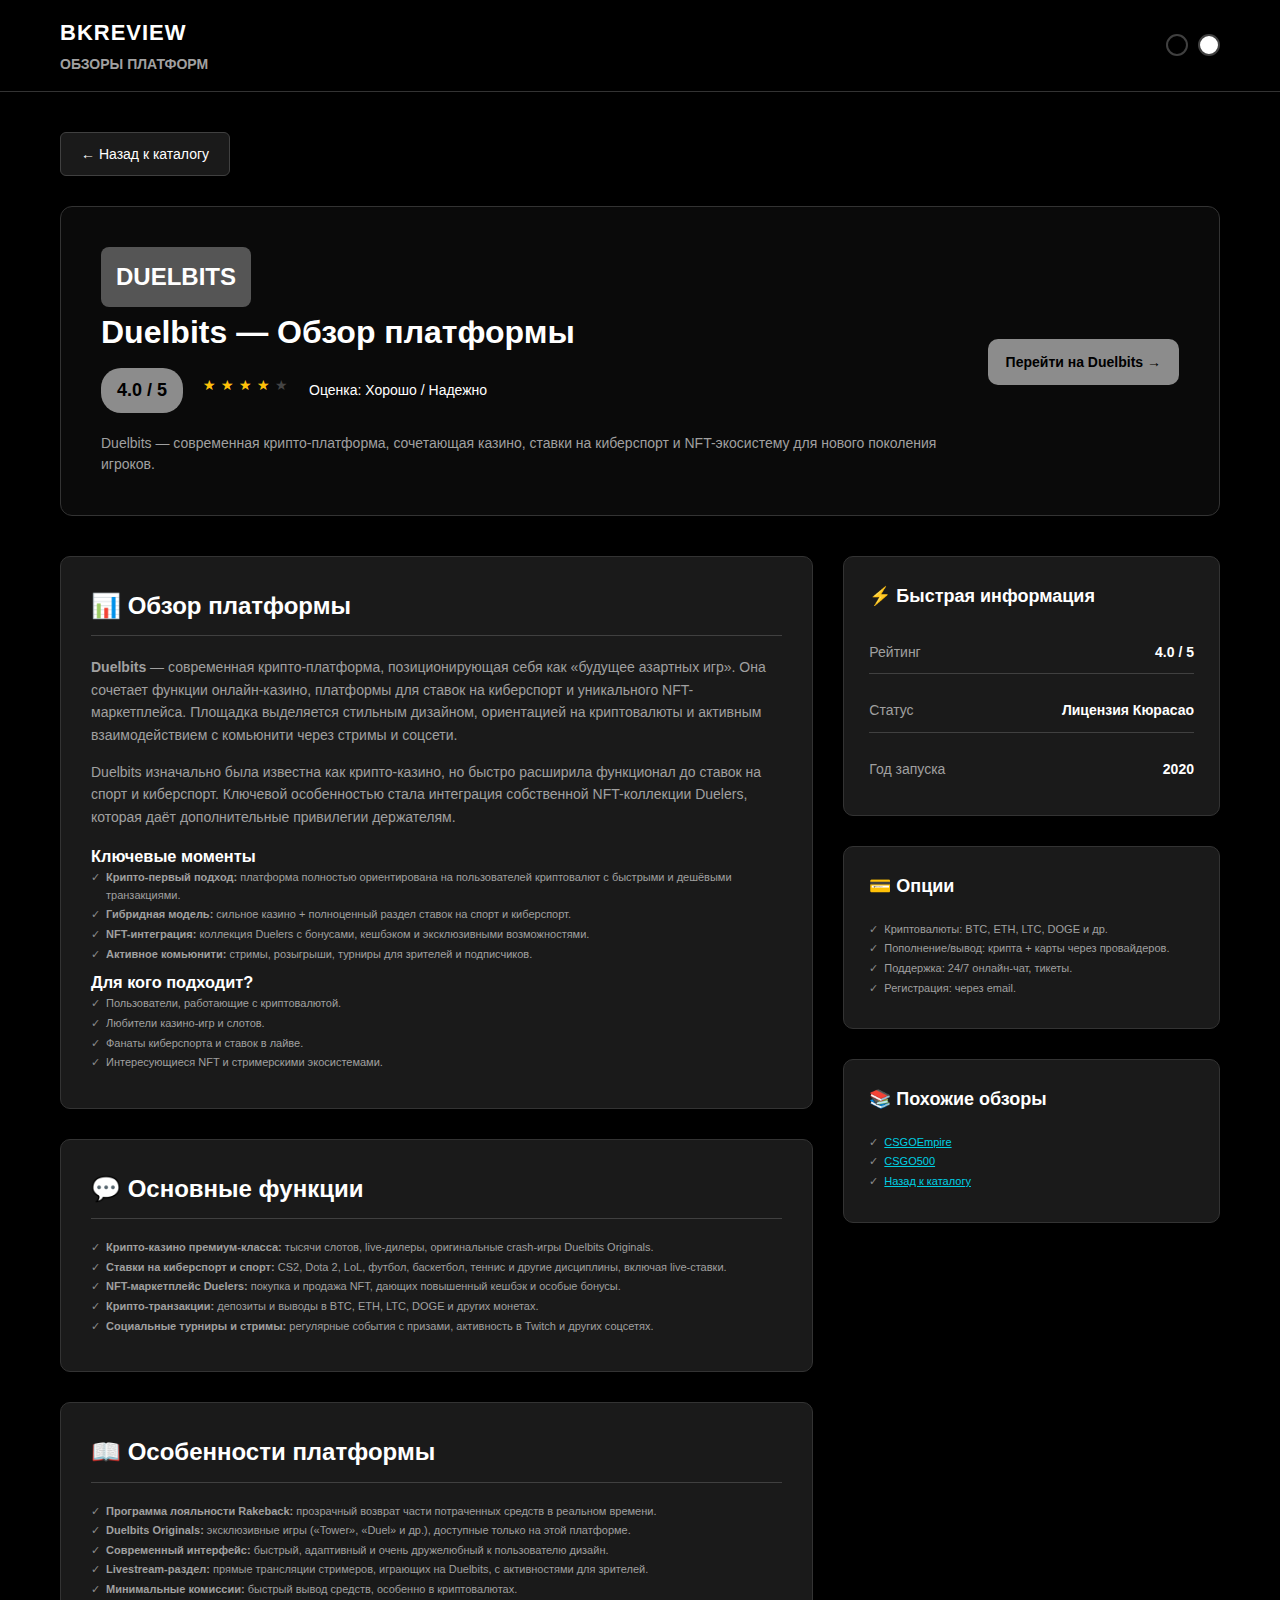
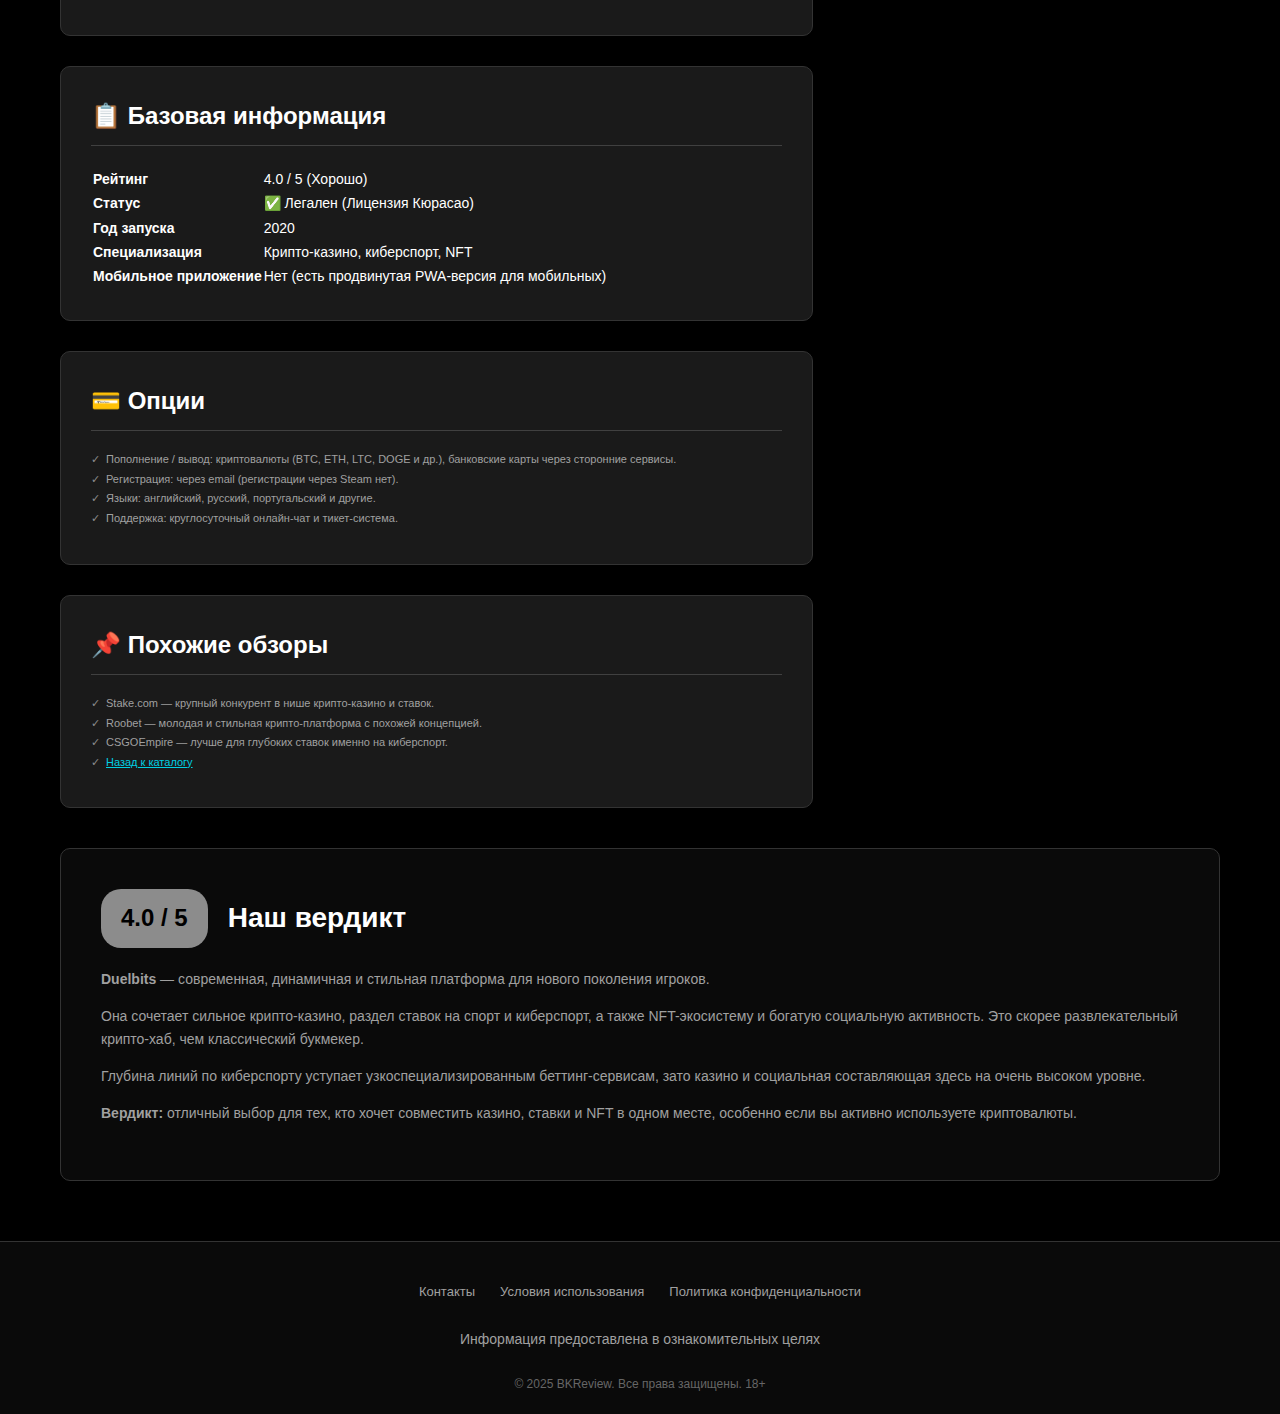
<file: duelbits.html>
<!DOCTYPE html>
<html lang="ru">
<head>
    <meta charset="UTF-8">
    <meta name="viewport" content="width=device-width, initial-scale=1.0">
    <title>Duelbits — Обзор платформы | BKReview</title>

    <link rel="stylesheet" href="../css/style.css">
    <link rel="stylesheet" href="../css/review.css">

    <link rel="icon" href="data:image/svg+xml,
        <svg xmlns='http://www.w3.org/2000/svg' viewBox='0 0 100 100'>
            <rect width='100' height='100' fill='%238c8c8c'/>
            <text x='50' y='65' font-family='Arial' font-size='60'
                  text-anchor='middle' fill='%23000000'>B</text>
        </svg>">
</head>

<body>

<header class="header">
    <div class="container">
        <div class="header-content">
            <a href="../index.html" class="logo-link">
                <div class="logo">BKREVIEW</div>
                <div class="logo-subtitle">ОБЗОРЫ ПЛАТФОРМ</div>
            </a>

            <div class="header-controls">
                <div class="circle-toggle">
                    <button class="circle dark-circle" data-theme="dark"></button>
                    <button class="circle light-circle" data-theme="light"></button>
                </div>
            </div>
        </div>
    </div>
</header>


<main class="review-page">
    <div class="container">

        <a href="../index.html" class="back-button">← Назад к каталогу</a>

        <!-- HEADER -->
        <div class="review-header">
            <div class="review-header-content">

                <div class="review-logo" style="background:#555;">
                    DUELBITS
                </div>

                <h1 class="review-title">Duelbits — Обзор платформы</h1>

                <div class="review-rating">
                    <div class="rating-badge">4.0 / 5</div>
                    <div class="rating-stars">
                        <div class="star-rating" data-rating="4.0"></div>
                    </div>
                    <div class="rating-text">Оценка: Хорошо / Надежно</div>
                </div>

                <p class="hero-subtitle">
                    Duelbits — современная крипто-платформа, сочетающая казино, ставки на киберспорт и NFT-экосистему для нового поколения игроков.
                </p>
            </div>

            <div class="review-buttons">
                <a href="#" class="btn-primary platform-bonus" data-name="duelbits">
                    Перейти на Duelbits →
                </a>
            </div>
        </div>


        <!-- CONTENT -->
        <div class="review-content">

            <!-- LEFT SIDE -->
            <div class="review-main">

                <section class="review-section">
                    <h2>📊 Обзор платформы</h2>

                    <p><strong>Duelbits</strong> — современная крипто-платформа, позиционирующая себя как «будущее азартных игр». Она сочетает функции онлайн-казино, платформы для ставок на киберспорт и уникального NFT-маркетплейса. Площадка выделяется стильным дизайном, ориентацией на криптовалюты и активным взаимодействием с комьюнити через стримы и соцсети.</p>

                    <p>Duelbits изначально была известна как крипто-казино, но быстро расширила функционал до ставок на спорт и киберспорт. Ключевой особенностью стала интеграция собственной NFT-коллекции Duelers, которая даёт дополнительные привилегии держателям.</p>

                    <h3>Ключевые моменты</h3>
                    <ul class="platform-features">
                        <li><strong>Крипто-первый подход:</strong> платформа полностью ориентирована на пользователей криптовалют с быстрыми и дешёвыми транзакциями.</li>
                        <li><strong>Гибридная модель:</strong> сильное казино + полноценный раздел ставок на спорт и киберспорт.</li>
                        <li><strong>NFT-интеграция:</strong> коллекция Duelers с бонусами, кешбэком и эксклюзивными возможностями.</li>
                        <li><strong>Активное комьюнити:</strong> стримы, розыгрыши, турниры для зрителей и подписчиков.</li>
                    </ul>

                    <h3>Для кого подходит?</h3>
                    <ul class="platform-features">
                        <li>Пользователи, работающие с криптовалютой.</li>
                        <li>Любители казино-игр и слотов.</li>
                        <li>Фанаты киберспорта и ставок в лайве.</li>
                        <li>Интересующиеся NFT и стримерскими экосистемами.</li>
                    </ul>
                </section>


                <section class="review-section">
                    <h2>💬 Основные функции</h2>

                    <ul class="platform-features">
                        <li><strong>Крипто-казино премиум-класса:</strong> тысячи слотов, live-дилеры, оригинальные crash-игры Duelbits Originals.</li>
                        <li><strong>Ставки на киберспорт и спорт:</strong> CS2, Dota 2, LoL, футбол, баскетбол, теннис и другие дисциплины, включая live-ставки.</li>
                        <li><strong>NFT-маркетплейс Duelers:</strong> покупка и продажа NFT, дающих повышенный кешбэк и особые бонусы.</li>
                        <li><strong>Крипто-транзакции:</strong> депозиты и выводы в BTC, ETH, LTC, DOGE и других монетах.</li>
                        <li><strong>Социальные турниры и стримы:</strong> регулярные события с призами, активность в Twitch и других соцсетях.</li>
                    </ul>
                </section>


                <section class="review-section">
                    <h2>📖 Особенности платформы</h2>

                    <ul class="platform-features">
                        <li><strong>Программа лояльности Rakeback:</strong> прозрачный возврат части потраченных средств в реальном времени.</li>
                        <li><strong>Duelbits Originals:</strong> эксклюзивные игры («Tower», «Duel» и др.), доступные только на этой платформе.</li>
                        <li><strong>Современный интерфейс:</strong> быстрый, адаптивный и очень дружелюбный к пользователю дизайн.</li>
                        <li><strong>Livestream-раздел:</strong> прямые трансляции стримеров, играющих на Duelbits, с активностями для зрителей.</li>
                        <li><strong>Минимальные комиссии:</strong> быстрый вывод средств, особенно в криптовалютах.</li>
                    </ul>
                </section>


                <section class="review-section">
                    <h2>📋 Базовая информация</h2>

                    <table class="info-grid-table">
                        <tr>
                            <td><strong>Рейтинг</strong></td>
                            <td>4.0 / 5 (Хорошо)</td>
                        </tr>
                        <tr>
                            <td><strong>Статус</strong></td>
                            <td>✅ Легален (Лицензия Кюрасао)</td>
                        </tr>
                        <tr>
                            <td><strong>Год запуска</strong></td>
                            <td>2020</td>
                        </tr>
                        <tr>
                            <td><strong>Специализация</strong></td>
                            <td>Крипто-казино, киберспорт, NFT</td>
                        </tr>
                        <tr>
                            <td><strong>Мобильное приложение</strong></td>
                            <td>Нет (есть продвинутая PWA-версия для мобильных)</td>
                        </tr>
                    </table>
                </section>


                <section class="review-section">
                    <h2>💳 Опции</h2>

                    <ul class="platform-features">
                        <li>Пополнение / вывод: криптовалюты (BTC, ETH, LTC, DOGE и др.), банковские карты через сторонние сервисы.</li>
                        <li>Регистрация: через email (регистрации через Steam нет).</li>
                        <li>Языки: английский, русский, португальский и другие.</li>
                        <li>Поддержка: круглосуточный онлайн-чат и тикет-система.</li>
                    </ul>
                </section>


                <section class="review-section">
                    <h2>📌 Похожие обзоры</h2>

                    <ul class="platform-features">
                        <li>Stake.com — крупный конкурент в нише крипто-казино и ставок.</li>
                        <li>Roobet — молодая и стильная крипто-платформа с похожей концепцией.</li>
                        <li>CSGOEmpire — лучше для глубоких ставок именно на киберспорт.</li>
                        <li><a href="../index.html">Назад к каталогу</a></li>
                    </ul>
                </section>

            </div>



            <!-- RIGHT SIDEBAR -->
            <div class="review-sidebar">

                <div class="sidebar-widget">
                    <h3>⚡ Быстрая информация</h3>

                    <div class="info-grid">
                        <div class="info-item">
                            <span class="info-label">Рейтинг</span>
                            <span class="info-value">4.0 / 5</span>
                        </div>

                        <div class="info-item">
                            <span class="info-label">Статус</span>
                            <span class="info-value">Лицензия Кюрасао</span>
                        </div>

                        <div class="info-item">
                            <span class="info-label">Год запуска</span>
                            <span class="info-value">2020</span>
                        </div>
                    </div>
                </div>


                <div class="sidebar-widget">
                    <h3>💳 Опции</h3>

                    <ul class="platform-features">
                        <li>Криптовалюты: BTC, ETH, LTC, DOGE и др.</li>
                        <li>Пополнение/вывод: крипта + карты через провайдеров.</li>
                        <li>Поддержка: 24/7 онлайн-чат, тикеты.</li>
                        <li>Регистрация: через email.</li>
                    </ul>
                </div>

                <div class="sidebar-widget">
                    <h3>📚 Похожие обзоры</h3>
                    <ul class="platform-features">
                        <li><a href="csgoempire.html">CSGOEmpire</a></li>
                        <li><a href="csgo500.html">CSGO500</a></li>
                        <li><a href="../index.html">Назад к каталогу</a></li>
                    </ul>
                </div>

            </div>

        </div>


        <!-- VERDICT -->
        <section class="verdict">
            <div class="verdict-header">
                <div class="verdict-rating">4.0 / 5</div>
                <h2>Наш вердикт</h2>
            </div>

            <div class="verdict-content">
                <p><strong>Duelbits</strong> — современная, динамичная и стильная платформа для нового поколения игроков.</p>

                <p>Она сочетает сильное крипто-казино, раздел ставок на спорт и киберспорт, а также NFT-экосистему и богатую социальную активность. Это скорее развлекательный крипто-хаб, чем классический букмекер.</p>

                <p>Глубина линий по киберспорту уступает узкоспециализированным беттинг-сервисам, зато казино и социальная составляющая здесь на очень высоком уровне.</p>

                <p><strong>Вердикт:</strong> отличный выбор для тех, кто хочет совместить казино, ставки и NFT в одном месте, особенно если вы активно используете криптовалюты.</p>
            </div>
        </section>


    </div>
</main>


<footer class="footer">
    <div class="container">

        <div class="footer-links">
            <a href="../contact.html">Контакты</a>
            <a href="../terms.html">Условия использования</a>
            <a href="../privacy.html">Политика конфиденциальности</a>
        </div>

        <div class="responsible-gaming">
            <p>Информация предоставлена в ознакомительных целях</p>
        </div>

        <p class="copyright">
            © 2025 BKReview. Все права защищены. 18+
        </p>

    </div>
</footer>

<script src="../js/script.js"></script>
</body>
</html>
</file>
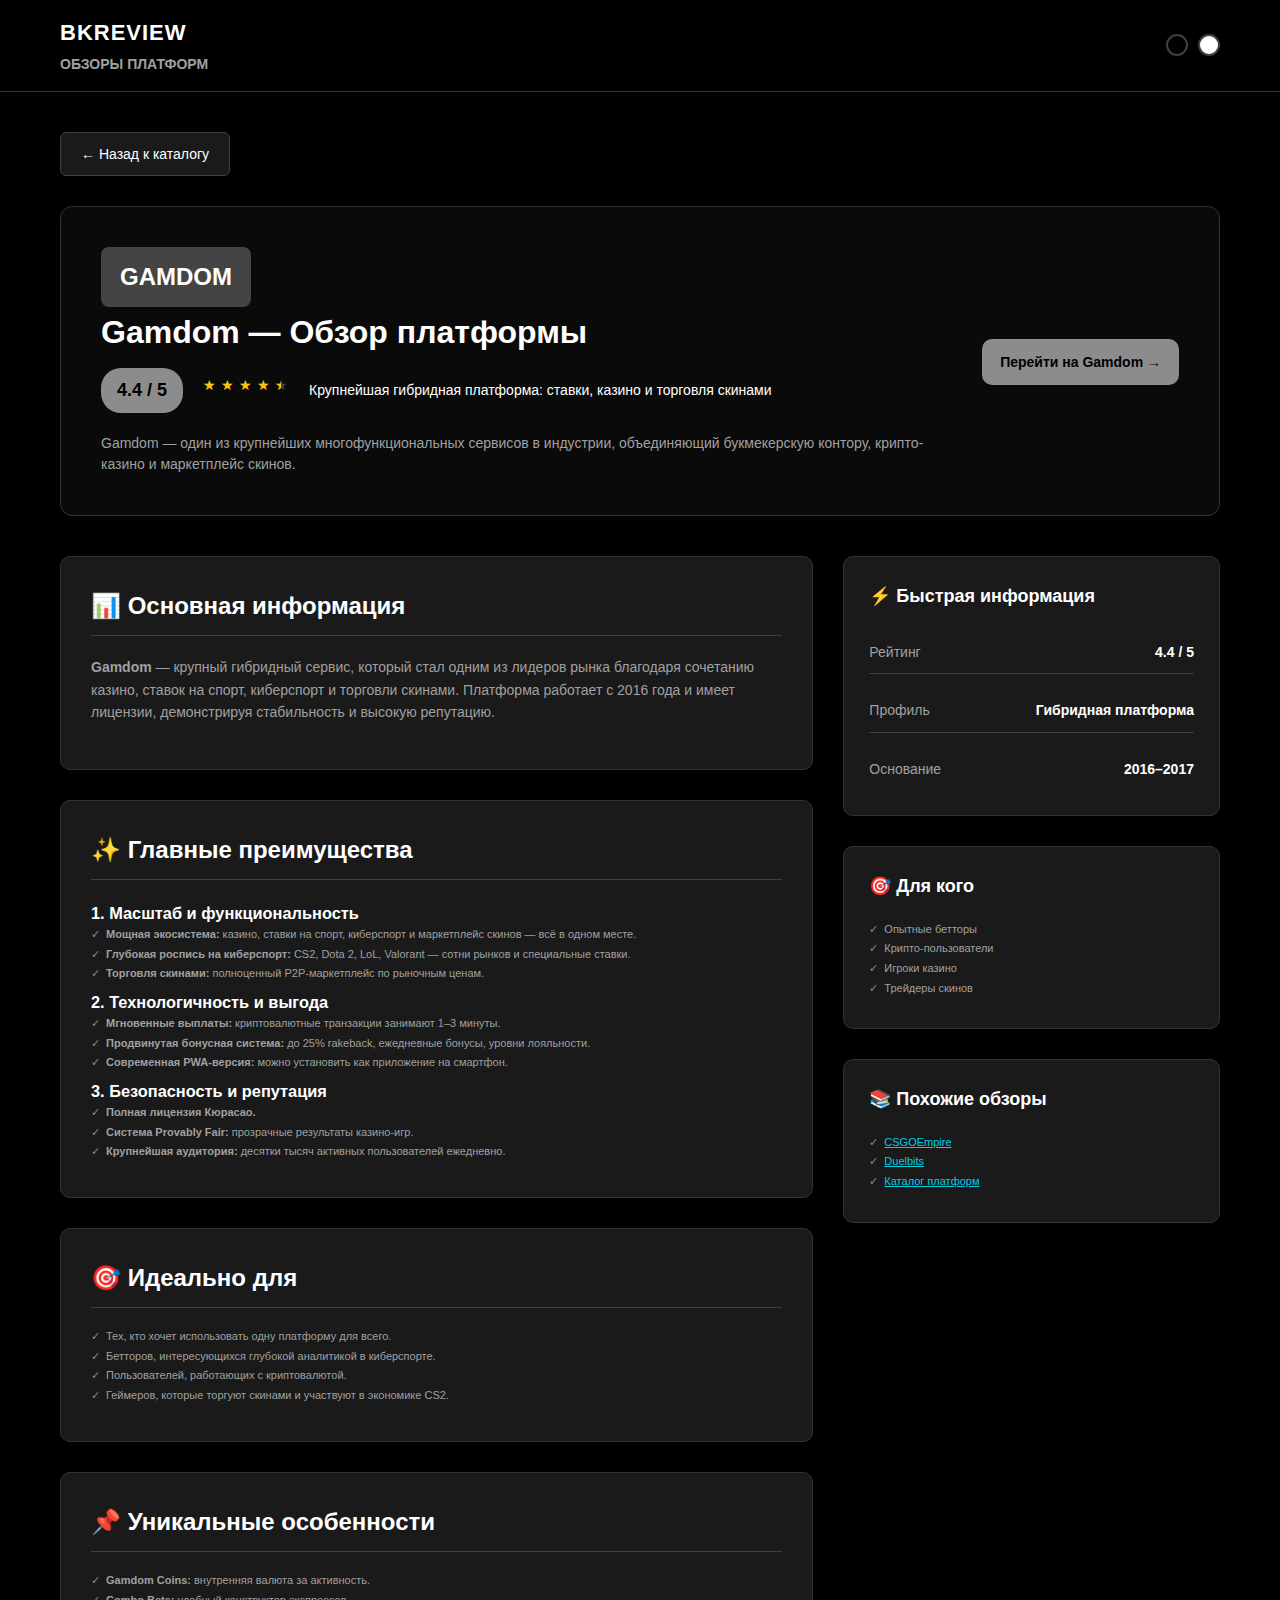
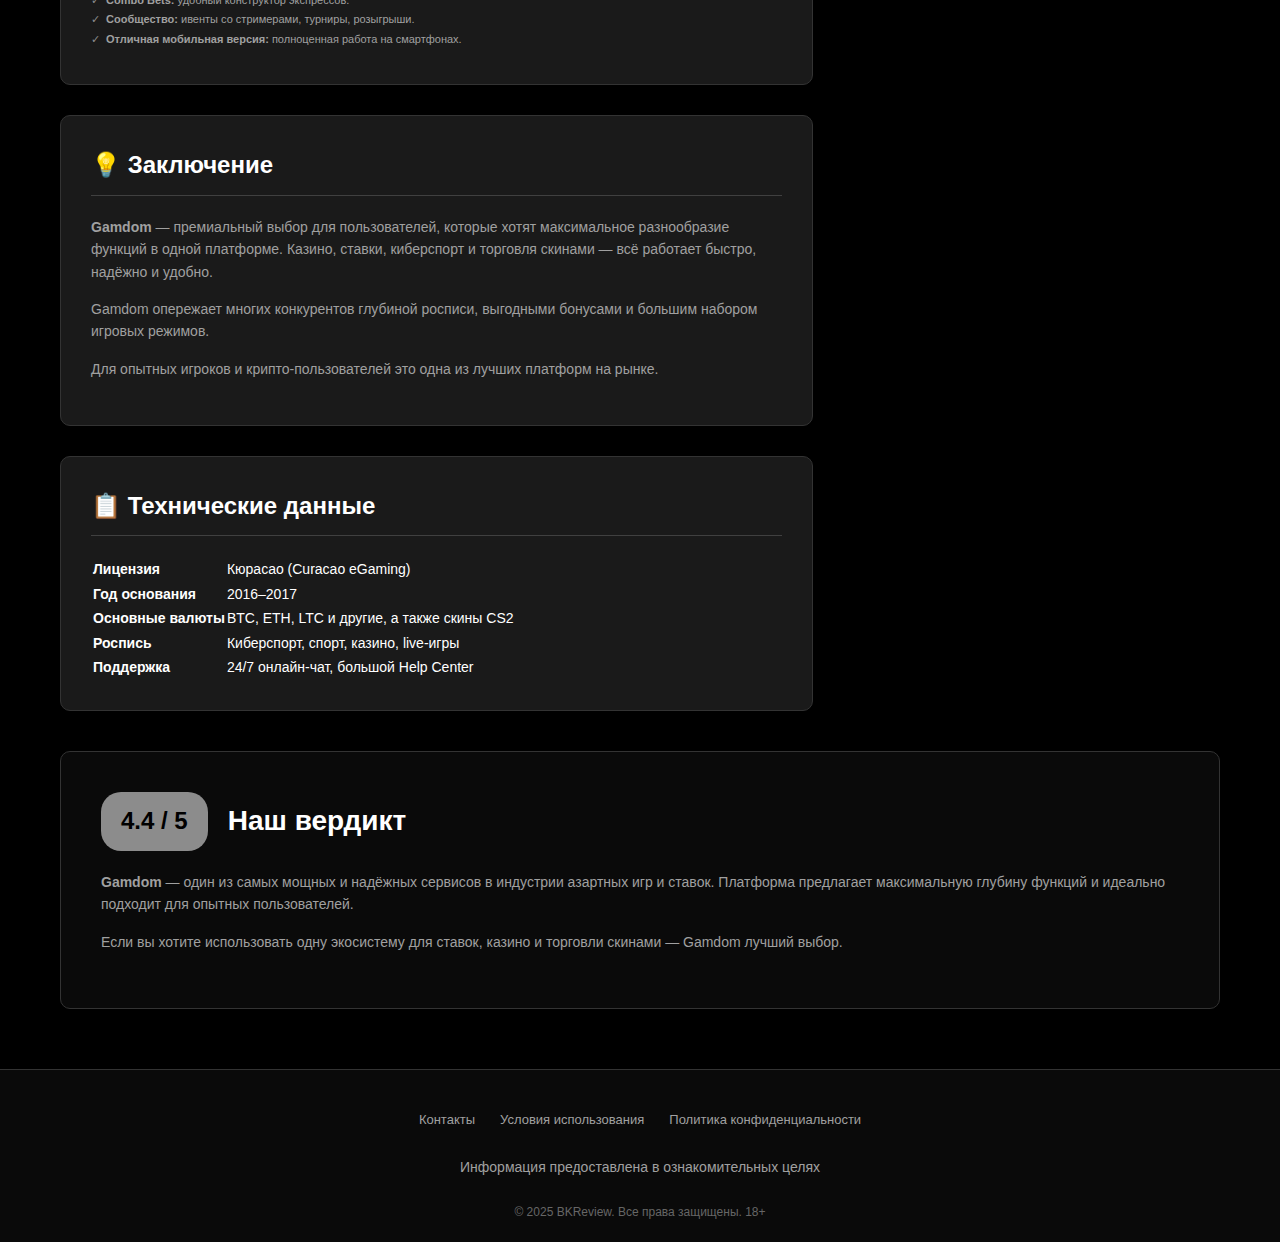
<file: gamdom.html>
<!DOCTYPE html>
<html lang="ru">
<head>
    <meta charset="UTF-8">
    <meta name="viewport" content="width=device-width, initial-scale=1.0">
    <title>Gamdom — Обзор платформы | BKReview</title>

    <link rel="stylesheet" href="../css/style.css">
    <link rel="stylesheet" href="../css/review.css">

    <link rel="icon" href="data:image/svg+xml,
        <svg xmlns='http://www.w3.org/2000/svg' viewBox='0 0 100 100'>
            <rect width='100' height='100' fill='%238c8c8c'/>
            <text x='50' y='65' font-family='Arial' font-size='60'
                  text-anchor='middle' fill='%23000000'>B</text>
        </svg>">
</head>

<body>

<header class="header">
    <div class="container">
        <div class="header-content">
            <a href="../index.html" class="logo-link">
                <div class="logo">BKREVIEW</div>
                <div class="logo-subtitle">ОБЗОРЫ ПЛАТФОРМ</div>
            </a>

            <div class="header-controls">
                <div class="circle-toggle">
                    <button class="circle dark-circle" data-theme="dark"></button>
                    <button class="circle light-circle" data-theme="light"></button>
                </div>
            </div>
        </div>
    </div>
</header>


<main class="review-page">
    <div class="container">

        <a href="../index.html" class="back-button">← Назад к каталогу</a>

        <!-- HEADER -->
        <div class="review-header">

            <div class="review-header-content">

                <div class="review-logo" style="background:#444;">
                    GAMDOM
                </div>

                <h1 class="review-title">Gamdom — Обзор платформы</h1>

                <div class="review-rating">
                    <div class="rating-badge">4.4 / 5</div>
                    <div class="rating-stars">
                        <div class="star-rating" data-rating="4.4"></div>
                    </div>
                    <div class="rating-text">
                        Крупнейшая гибридная платформа: ставки, казино и торговля скинами
                    </div>
                </div>

                <p class="hero-subtitle">
                    Gamdom — один из крупнейших многофункциональных сервисов в индустрии, объединяющий букмекерскую контору, крипто-казино и маркетплейс скинов.
                </p>
            </div>

            <div class="review-buttons">
                <a href="#" class="btn-primary platform-bonus" data-name="gamdom">
                    Перейти на Gamdom →
                </a>
            </div>
        </div>


        <!-- CONTENT -->
        <div class="review-content">

            <!-- LEFT SIDE -->
            <div class="review-main">

                <section class="review-section">
                    <h2>📊 Основная информация</h2>

                    <p><strong>Gamdom</strong> — крупный гибридный сервис, который стал одним из лидеров рынка благодаря сочетанию казино, ставок на спорт, киберспорт и торговли скинами. Платформа работает с 2016 года и имеет лицензии, демонстрируя стабильность и высокую репутацию.</p>
                </section>


                <section class="review-section">
                    <h2>✨ Главные преимущества</h2>

                    <h3>1. Масштаб и функциональность</h3>
                    <ul class="platform-features">
                        <li><strong>Мощная экосистема:</strong> казино, ставки на спорт, киберспорт и маркетплейс скинов — всё в одном месте.</li>
                        <li><strong>Глубокая роспись на киберспорт:</strong> CS2, Dota 2, LoL, Valorant — сотни рынков и специальные ставки.</li>
                        <li><strong>Торговля скинами:</strong> полноценный P2P-маркетплейс по рыночным ценам.</li>
                    </ul>

                    <h3>2. Технологичность и выгода</h3>
                    <ul class="platform-features">
                        <li><strong>Мгновенные выплаты:</strong> криптовалютные транзакции занимают 1–3 минуты.</li>
                        <li><strong>Продвинутая бонусная система:</strong> до 25% rakeback, ежедневные бонусы, уровни лояльности.</li>
                        <li><strong>Современная PWA-версия:</strong> можно установить как приложение на смартфон.</li>
                    </ul>

                    <h3>3. Безопасность и репутация</h3>
                    <ul class="platform-features">
                        <li><strong>Полная лицензия Кюрасао.</strong></li>
                        <li><strong>Система Provably Fair:</strong> прозрачные результаты казино-игр.</li>
                        <li><strong>Крупнейшая аудитория:</strong> десятки тысяч активных пользователей ежедневно.</li>
                    </ul>
                </section>


                <section class="review-section">
                    <h2>🎯 Идеально для</h2>

                    <ul class="platform-features">
                        <li>Тех, кто хочет использовать одну платформу для всего.</li>
                        <li>Бетторов, интересующихся глубокой аналитикой в киберспорте.</li>
                        <li>Пользователей, работающих с криптовалютой.</li>
                        <li>Геймеров, которые торгуют скинами и участвуют в экономике CS2.</li>
                    </ul>
                </section>


                <section class="review-section">
                    <h2>📌 Уникальные особенности</h2>

                    <ul class="platform-features">
                        <li><strong>Gamdom Coins:</strong> внутренняя валюта за активность.</li>
                        <li><strong>Combo Bets:</strong> удобный конструктор экспрессов.</li>
                        <li><strong>Сообщество:</strong> ивенты со стримерами, турниры, розыгрыши.</li>
                        <li><strong>Отличная мобильная версия:</strong> полноценная работа на смартфонах.</li>
                    </ul>
                </section>


                <section class="review-section">
                    <h2>💡 Заключение</h2>

                    <p><strong>Gamdom</strong> — премиальный выбор для пользователей, которые хотят максимальное разнообразие функций в одной платформе. Казино, ставки, киберспорт и торговля скинами — всё работает быстро, надёжно и удобно.</p>

                    <p>Gamdom опережает многих конкурентов глубиной росписи, выгодными бонусами и большим набором игровых режимов.</p>

                    <p>Для опытных игроков и крипто-пользователей это одна из лучших платформ на рынке.</p>
                </section>


                <section class="review-section">
                    <h2>📋 Технические данные</h2>

                    <table class="info-grid-table">
                        <tr><td><strong>Лицензия</strong></td><td>Кюрасао (Curacao eGaming)</td></tr>
                        <tr><td><strong>Год основания</strong></td><td>2016–2017</td></tr>
                        <tr><td><strong>Основные валюты</strong></td><td>BTC, ETH, LTC и другие, а также скины CS2</td></tr>
                        <tr><td><strong>Роспись</strong></td><td>Киберспорт, спорт, казино, live-игры</td></tr>
                        <tr><td><strong>Поддержка</strong></td><td>24/7 онлайн-чат, большой Help Center</td></tr>
                    </table>
                </section>

            </div>



            <!-- RIGHT SIDEBAR -->
            <div class="review-sidebar">

                <div class="sidebar-widget">
                    <h3>⚡ Быстрая информация</h3>
                    <div class="info-grid">
                        <div class="info-item"><span class="info-label">Рейтинг</span><span class="info-value">4.4 / 5</span></div>
                        <div class="info-item"><span class="info-label">Профиль</span><span class="info-value">Гибридная платформа</span></div>
                        <div class="info-item"><span class="info-label">Основание</span><span class="info-value">2016–2017</span></div>
                    </div>
                </div>

                <div class="sidebar-widget">
                    <h3>🎯 Для кого</h3>
                    <ul class="platform-features">
                        <li>Опытные бетторы</li>
                        <li>Крипто-пользователи</li>
                        <li>Игроки казино</li>
                        <li>Трейдеры скинов</li>
                    </ul>
                </div>

                <div class="sidebar-widget">
                    <h3>📚 Похожие обзоры</h3>
                    <ul class="platform-features">
                        <li><a href="csgoempire.html">CSGOEmpire</a></li>
                        <li><a href="duelbits.html">Duelbits</a></li>
                        <li><a href="../index.html">Каталог платформ</a></li>
                    </ul>
                </div>

            </div>

        </div>


        <!-- VERDICT -->
        <section class="verdict">
            <div class="verdict-header">
                <div class="verdict-rating">4.4 / 5</div>
                <h2>Наш вердикт</h2>
            </div>

            <div class="verdict-content">
                <p><strong>Gamdom</strong> — один из самых мощных и надёжных сервисов в индустрии азартных игр и ставок. Платформа предлагает максимальную глубину функций и идеально подходит для опытных пользователей.</p>
                <p>Если вы хотите использовать одну экосистему для ставок, казино и торговли скинами — Gamdom лучший выбор.</p>
            </div>
        </section>


    </div>
</main>


<footer class="footer">
    <div class="container">

        <div class="footer-links">
            <a href="../contact.html">Контакты</a>
            <a href="../terms.html">Условия использования</a>
            <a href="../privacy.html">Политика конфиденциальности</a>
        </div>

        <div class="responsible-gaming">
            <p>Информация предоставлена в ознакомительных целях</p>
        </div>

        <p class="copyright">
            © 2025 BKReview. Все права защищены. 18+
        </p>

    </div>
</footer>

<script src="../js/script.js"></script>
</body>
</html>
</file>
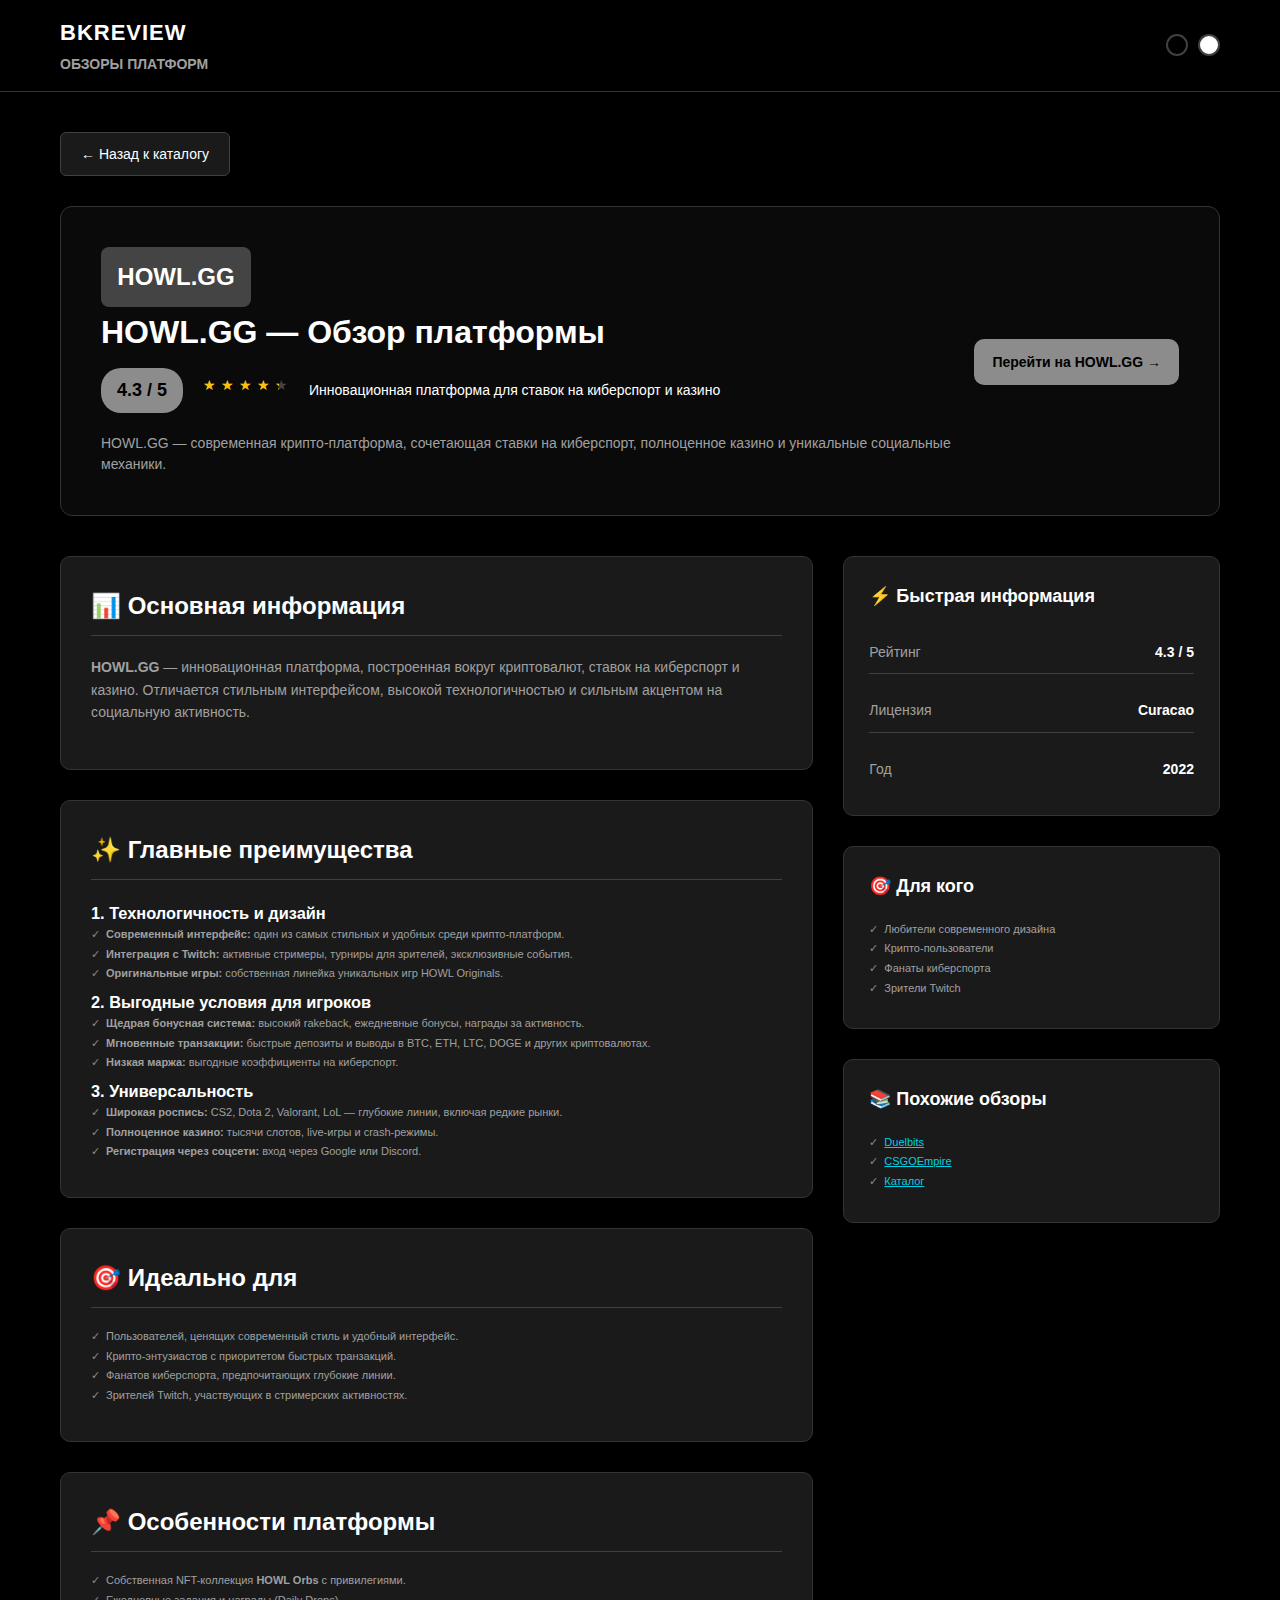
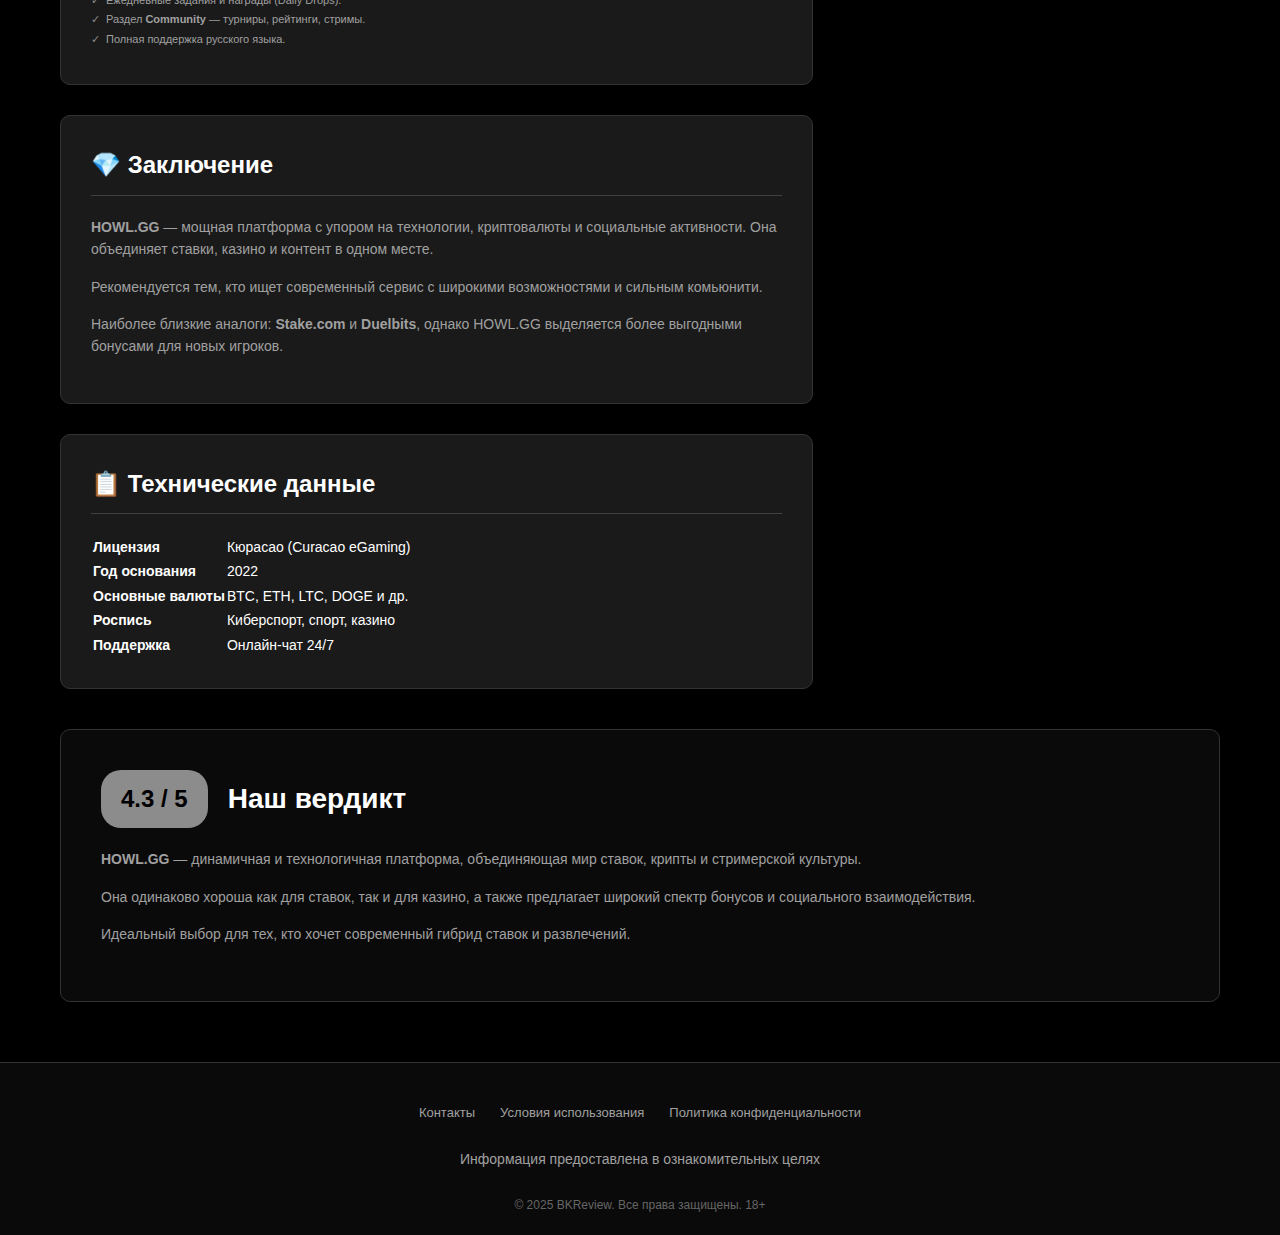
<file: howlgg.html>
<!DOCTYPE html>
<html lang="ru">
<head>
    <meta charset="UTF-8">
    <meta name="viewport" content="width=device-width, initial-scale=1.0">
    <title>HOWL.GG — Обзор платформы | BKReview</title>

    <link rel="stylesheet" href="../css/style.css">
    <link rel="stylesheet" href="../css/review.css">

    <link rel="icon" href="data:image/svg+xml,
        <svg xmlns='http://www.w3.org/2000/svg' viewBox='0 0 100 100'>
            <rect width='100' height='100' fill='%238c8c8c'/>
            <text x='50' y='65' font-family='Arial' font-size='60'
                  text-anchor='middle' fill='%23000000'>B</text>
        </svg>">
</head>

<body>

<header class="header">
    <div class="container">
        <div class="header-content">
            <a href="../index.html" class="logo-link">
                <div class="logo">BKREVIEW</div>
                <div class="logo-subtitle">ОБЗОРЫ ПЛАТФОРМ</div>
            </a>

            <div class="header-controls">
                <div class="circle-toggle">
                    <button class="circle dark-circle" data-theme="dark"></button>
                    <button class="circle light-circle" data-theme="light"></button>
                </div>
            </div>
        </div>
    </div>
</header>


<main class="review-page">
    <div class="container">

        <a href="../index.html" class="back-button">← Назад к каталогу</a>

        <!-- HEADER -->
        <div class="review-header">
            <div class="review-header-content">

                <div class="review-logo" style="background:#444;">
                    HOWL.GG
                </div>

                <h1 class="review-title">HOWL.GG — Обзор платформы</h1>

                <div class="review-rating">
                    <div class="rating-badge">4.3 / 5</div>
                    <div class="rating-stars">
                        <div class="star-rating" data-rating="4.3"></div>
                    </div>
                    <div class="rating-text">Инновационная платформа для ставок на киберспорт и казино</div>
                </div>

                <p class="hero-subtitle">
                    HOWL.GG — современная крипто-платформа, сочетающая ставки на киберспорт, полноценное казино и уникальные социальные механики.
                </p>
            </div>

            <div class="review-buttons">
                <a href="#" class="btn-primary platform-bonus" data-name="howlgg">
                    Перейти на HOWL.GG →
                </a>
            </div>
        </div>


        <!-- CONTENT -->
        <div class="review-content">

            <!-- LEFT SIDE -->
            <div class="review-main">

                <section class="review-section">
                    <h2>📊 Основная информация</h2>

                    <p><strong>HOWL.GG</strong> — инновационная платформа, построенная вокруг криптовалют, ставок на киберспорт и казино. Отличается стильным интерфейсом, высокой технологичностью и сильным акцентом на социальную активность.</p>
                </section>


                <section class="review-section">
                    <h2>✨ Главные преимущества</h2>

                    <h3>1. Технологичность и дизайн</h3>
                    <ul class="platform-features">
                        <li><strong>Современный интерфейс:</strong> один из самых стильных и удобных среди крипто-платформ.</li>
                        <li><strong>Интеграция с Twitch:</strong> активные стримеры, турниры для зрителей, эксклюзивные события.</li>
                        <li><strong>Оригинальные игры:</strong> собственная линейка уникальных игр HOWL Originals.</li>
                    </ul>

                    <h3>2. Выгодные условия для игроков</h3>
                    <ul class="platform-features">
                        <li><strong>Щедрая бонусная система:</strong> высокий rakeback, ежедневные бонусы, награды за активность.</li>
                        <li><strong>Мгновенные транзакции:</strong> быстрые депозиты и выводы в BTC, ETH, LTC, DOGE и других криптовалютах.</li>
                        <li><strong>Низкая маржа:</strong> выгодные коэффициенты на киберспорт.</li>
                    </ul>

                    <h3>3. Универсальность</h3>
                    <ul class="platform-features">
                        <li><strong>Широкая роспись:</strong> CS2, Dota 2, Valorant, LoL — глубокие линии, включая редкие рынки.</li>
                        <li><strong>Полноценное казино:</strong> тысячи слотов, live-игры и crash-режимы.</li>
                        <li><strong>Регистрация через соцсети:</strong> вход через Google или Discord.</li>
                    </ul>
                </section>


                <section class="review-section">
                    <h2>🎯 Идеально для</h2>

                    <ul class="platform-features">
                        <li>Пользователей, ценящих современный стиль и удобный интерфейс.</li>
                        <li>Крипто-энтузиастов с приоритетом быстрых транзакций.</li>
                        <li>Фанатов киберспорта, предпочитающих глубокие линии.</li>
                        <li>Зрителей Twitch, участвующих в стримерских активностях.</li>
                    </ul>
                </section>


                <section class="review-section">
                    <h2>📌 Особенности платформы</h2>

                    <ul class="platform-features">
                        <li>Собственная NFT-коллекция <strong>HOWL Orbs</strong> с привилегиями.</li>
                        <li>Ежедневные задания и награды (Daily Drops).</li>
                        <li>Раздел <strong>Community</strong> — турниры, рейтинги, стримы.</li>
                        <li>Полная поддержка русского языка.</li>
                    </ul>
                </section>


                <section class="review-section">
                    <h2>💎 Заключение</h2>

                    <p><strong>HOWL.GG</strong> — мощная платформа с упором на технологии, криптовалюты и социальные активности. Она объединяет ставки, казино и контент в одном месте.</p>

                    <p>Рекомендуется тем, кто ищет современный сервис с широкими возможностями и сильным комьюнити.</p>

                    <p>Наиболее близкие аналоги: <strong>Stake.com</strong> и <strong>Duelbits</strong>, однако HOWL.GG выделяется более выгодными бонусами для новых игроков.</p>
                </section>


                <section class="review-section">
                    <h2>📋 Технические данные</h2>

                    <table class="info-grid-table">
                        <tr><td><strong>Лицензия</strong></td><td>Кюрасао (Curacao eGaming)</td></tr>
                        <tr><td><strong>Год основания</strong></td><td>2022</td></tr>
                        <tr><td><strong>Основные валюты</strong></td><td>BTC, ETH, LTC, DOGE и др.</td></tr>
                        <tr><td><strong>Роспись</strong></td><td>Киберспорт, спорт, казино</td></tr>
                        <tr><td><strong>Поддержка</strong></td><td>Онлайн-чат 24/7</td></tr>
                    </table>
                </section>

            </div>



            <!-- RIGHT SIDEBAR -->
            <div class="review-sidebar">

                <div class="sidebar-widget">
                    <h3>⚡ Быстрая информация</h3>
                    <div class="info-grid">
                        <div class="info-item"><span class="info-label">Рейтинг</span><span class="info-value">4.3 / 5</span></div>
                        <div class="info-item"><span class="info-label">Лицензия</span><span class="info-value">Curacao</span></div>
                        <div class="info-item"><span class="info-label">Год</span><span class="info-value">2022</span></div>
                    </div>
                </div>

                <div class="sidebar-widget">
                    <h3>🎯 Для кого</h3>
                    <ul class="platform-features">
                        <li>Любители современного дизайна</li>
                        <li>Крипто-пользователи</li>
                        <li>Фанаты киберспорта</li>
                        <li>Зрители Twitch</li>
                    </ul>
                </div>

                <div class="sidebar-widget">
                    <h3>📚 Похожие обзоры</h3>
                    <ul class="platform-features">
                        <li><a href="duelbits.html">Duelbits</a></li>
                        <li><a href="csgoempire.html">CSGOEmpire</a></li>
                        <li><a href="../index.html">Каталог</a></li>
                    </ul>
                </div>

            </div>

        </div>


        <!-- VERDICT -->
        <section class="verdict">
            <div class="verdict-header">
                <div class="verdict-rating">4.3 / 5</div>
                <h2>Наш вердикт</h2>
            </div>

            <div class="verdict-content">
                <p><strong>HOWL.GG</strong> — динамичная и технологичная платформа, объединяющая мир ставок, крипты и стримерской культуры.</p>

                <p>Она одинаково хороша как для ставок, так и для казино, а также предлагает широкий спектр бонусов и социального взаимодействия.</p>

                <p>Идеальный выбор для тех, кто хочет современный гибрид ставок и развлечений.</p>
            </div>
        </section>


    </div>
</main>


<footer class="footer">
    <div class="container">

        <div class="footer-links">
            <a href="../contact.html">Контакты</a>
            <a href="../terms.html">Условия использования</a>
            <a href="../privacy.html">Политика конфиденциальности</a>
        </div>

        <div class="responsible-gaming">
            <p>Информация предоставлена в ознакомительных целях</p>
        </div>

        <p class="copyright">
            © 2025 BKReview. Все права защищены. 18+
        </p>

    </div>
</footer>

<script src="../js/script.js"></script>
</body>
</html>
</file>
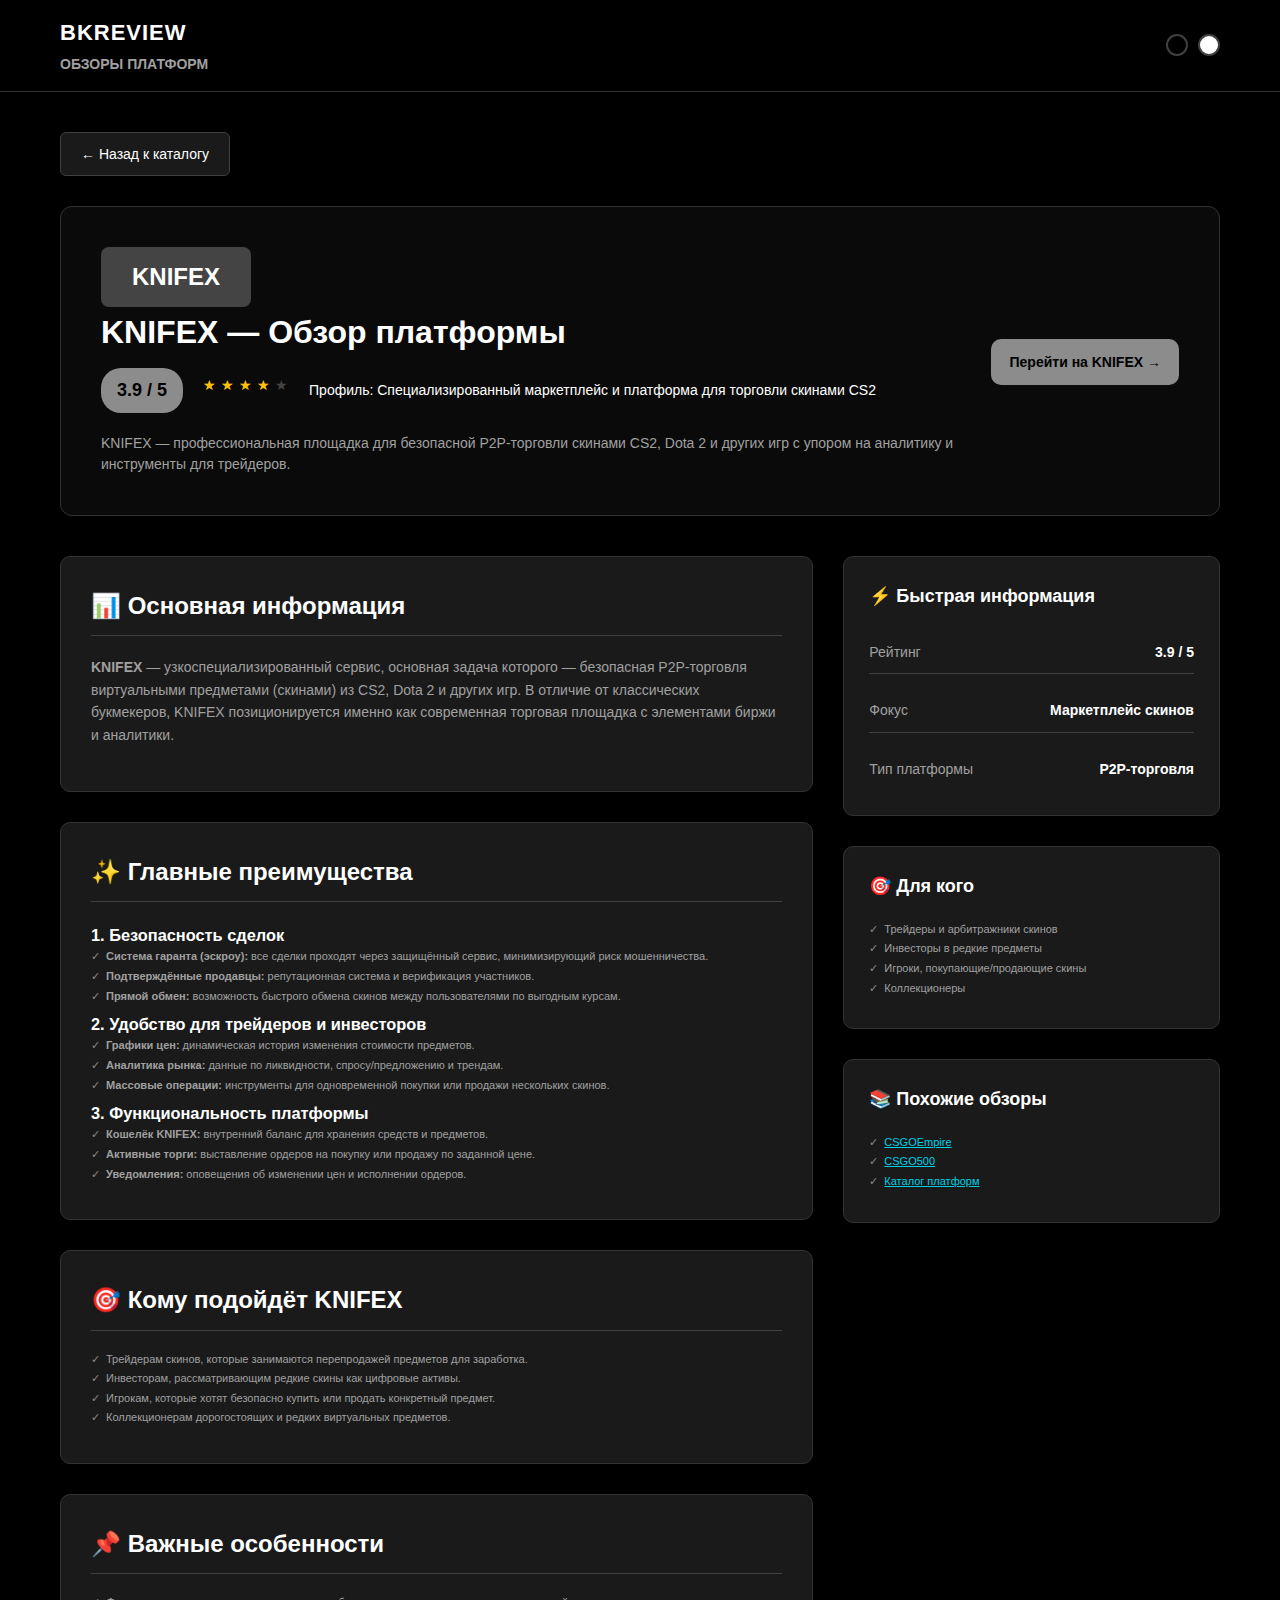
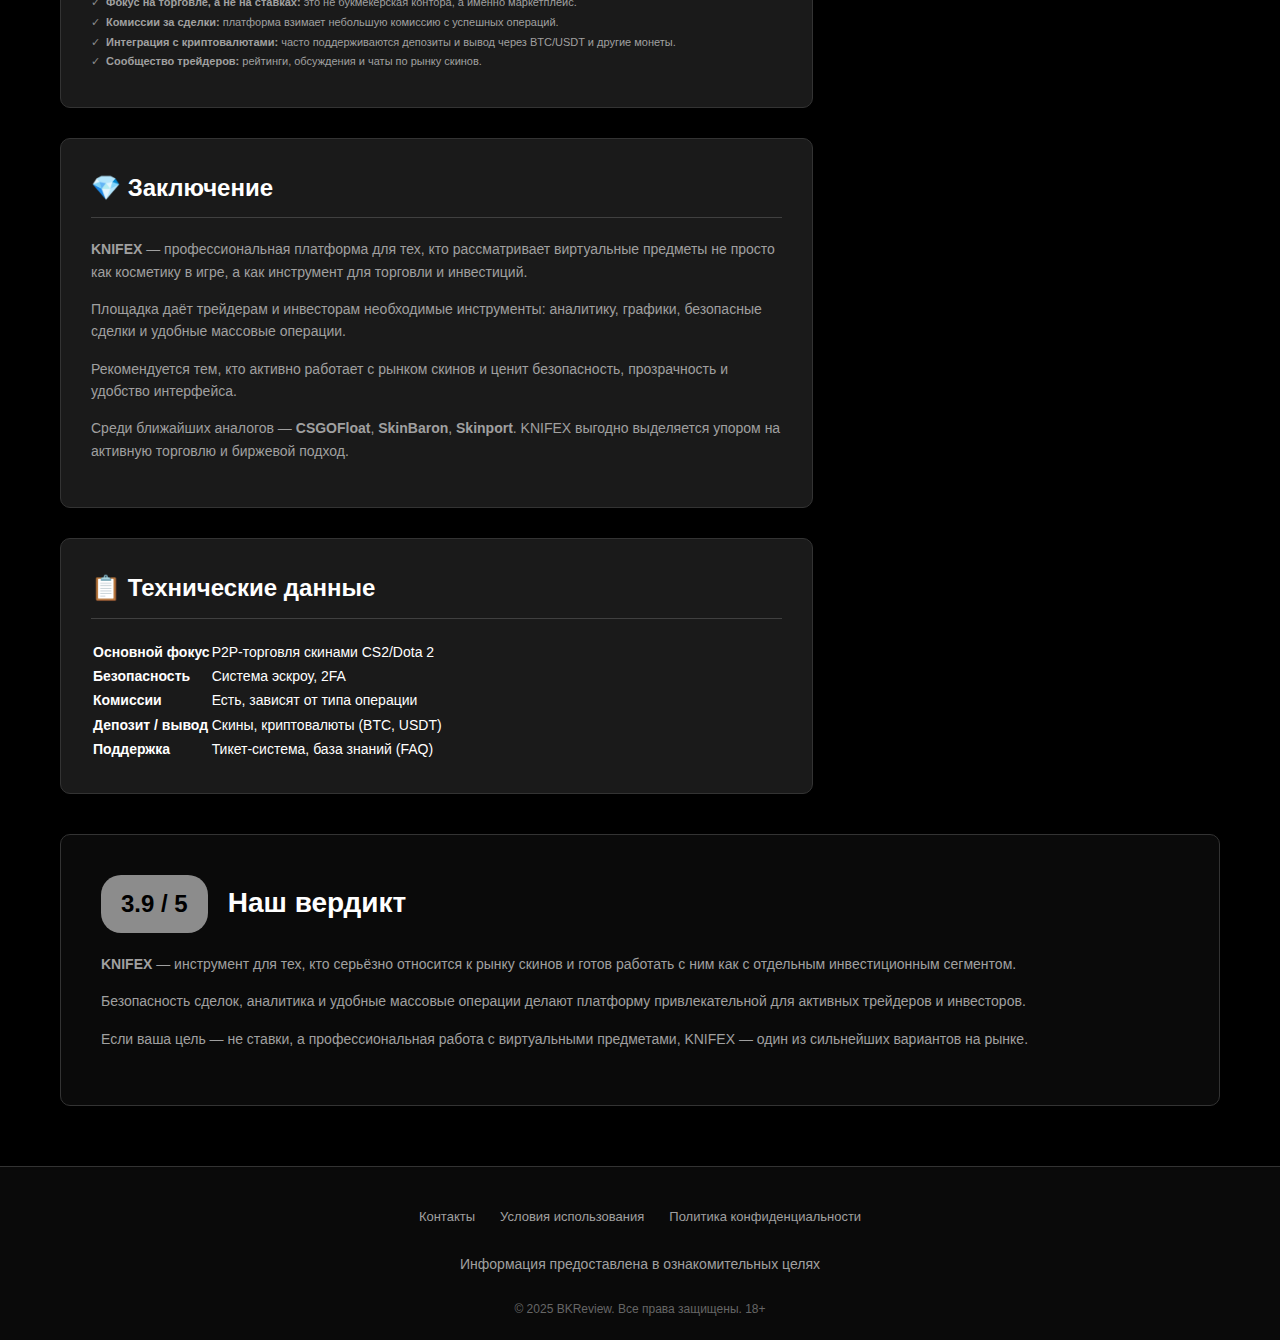
<file: knifex.html>
<!DOCTYPE html>
<html lang="ru">
<head>
    <meta charset="UTF-8">
    <meta name="viewport" content="width=device-width, initial-scale=1.0">
    <title>KNIFEX — Обзор платформы | BKReview</title>

    <link rel="stylesheet" href="../css/style.css">
    <link rel="stylesheet" href="../css/review.css">

    <link rel="icon" href="data:image/svg+xml,
        <svg xmlns='http://www.w3.org/2000/svg' viewBox='0 0 100 100'>
            <rect width='100' height='100' fill='%238c8c8c'/>
            <text x='50' y='65' font-family='Arial' font-size='60'
                  text-anchor='middle' fill='%23000000'>B</text>
        </svg>">
</head>

<body>

<header class="header">
    <div class="container">
        <div class="header-content">
            <a href="../index.html" class="logo-link">
                <div class="logo">BKREVIEW</div>
                <div class="logo-subtitle">ОБЗОРЫ ПЛАТФОРМ</div>
            </a>

            <div class="header-controls">
                <div class="circle-toggle">
                    <button class="circle dark-circle" data-theme="dark"></button>
                    <button class="circle light-circle" data-theme="light"></button>
                </div>
            </div>
        </div>
    </div>
</header>


<main class="review-page">
    <div class="container">

        <a href="../index.html" class="back-button">← Назад к каталогу</a>

        <!-- HEADER -->
        <div class="review-header">
            <div class="review-header-content">

                <div class="review-logo" style="background:#444;">
                    KNIFEX
                </div>

                <h1 class="review-title">KNIFEX — Обзор платформы</h1>

                <div class="review-rating">
                    <div class="rating-badge">3.9 / 5</div>
                    <div class="rating-stars">
                        <div class="star-rating" data-rating="3.9"></div>
                    </div>
                    <div class="rating-text">
                        Профиль: Специализированный маркетплейс и платформа для торговли скинами CS2
                    </div>
                </div>

                <p class="hero-subtitle">
                    KNIFEX — профессиональная площадка для безопасной P2P-торговли скинами CS2, Dota 2 и других игр с упором на аналитику и инструменты для трейдеров.
                </p>
            </div>

            <div class="review-buttons">
                <a href="#" class="btn-primary platform-bonus" data-name="knifex">
                    Перейти на KNIFEX →
                </a>
            </div>
        </div>


        <!-- CONTENT -->
        <div class="review-content">

            <!-- LEFT SIDE -->
            <div class="review-main">

                <section class="review-section">
                    <h2>📊 Основная информация</h2>

                    <p><strong>KNIFEX</strong> — узкоспециализированный сервис, основная задача которого — безопасная P2P-торговля виртуальными предметами (скинами) из CS2, Dota 2 и других игр. В отличие от классических букмекеров, KNIFEX позиционируется именно как современная торговая площадка с элементами биржи и аналитики.</p>
                </section>


                <section class="review-section">
                    <h2>✨ Главные преимущества</h2>

                    <h3>1. Безопасность сделок</h3>
                    <ul class="platform-features">
                        <li><strong>Система гаранта (эскроу):</strong> все сделки проходят через защищённый сервис, минимизирующий риск мошенничества.</li>
                        <li><strong>Подтверждённые продавцы:</strong> репутационная система и верификация участников.</li>
                        <li><strong>Прямой обмен:</strong> возможность быстрого обмена скинов между пользователями по выгодным курсам.</li>
                    </ul>

                    <h3>2. Удобство для трейдеров и инвесторов</h3>
                    <ul class="platform-features">
                        <li><strong>Графики цен:</strong> динамическая история изменения стоимости предметов.</li>
                        <li><strong>Аналитика рынка:</strong> данные по ликвидности, спросу/предложению и трендам.</li>
                        <li><strong>Массовые операции:</strong> инструменты для одновременной покупки или продажи нескольких скинов.</li>
                    </ul>

                    <h3>3. Функциональность платформы</h3>
                    <ul class="platform-features">
                        <li><strong>Кошелёк KNIFEX:</strong> внутренний баланс для хранения средств и предметов.</li>
                        <li><strong>Активные торги:</strong> выставление ордеров на покупку или продажу по заданной цене.</li>
                        <li><strong>Уведомления:</strong> оповещения об изменении цен и исполнении ордеров.</li>
                    </ul>
                </section>


                <section class="review-section">
                    <h2>🎯 Кому подойдёт KNIFEX</h2>

                    <ul class="platform-features">
                        <li>Трейдерам скинов, которые занимаются перепродажей предметов для заработка.</li>
                        <li>Инвесторам, рассматривающим редкие скины как цифровые активы.</li>
                        <li>Игрокам, которые хотят безопасно купить или продать конкретный предмет.</li>
                        <li>Коллекционерам дорогостоящих и редких виртуальных предметов.</li>
                    </ul>
                </section>


                <section class="review-section">
                    <h2>📌 Важные особенности</h2>

                    <ul class="platform-features">
                        <li><strong>Фокус на торговле, а не на ставках:</strong> это не букмекерская контора, а именно маркетплейс.</li>
                        <li><strong>Комиссии за сделки:</strong> платформа взимает небольшую комиссию с успешных операций.</li>
                        <li><strong>Интеграция с криптовалютами:</strong> часто поддерживаются депозиты и вывод через BTC/USDT и другие монеты.</li>
                        <li><strong>Сообщество трейдеров:</strong> рейтинги, обсуждения и чаты по рынку скинов.</li>
                    </ul>
                </section>


                <section class="review-section">
                    <h2>💎 Заключение</h2>

                    <p><strong>KNIFEX</strong> — профессиональная платформа для тех, кто рассматривает виртуальные предметы не просто как косметику в игре, а как инструмент для торговли и инвестиций.</p>

                    <p>Площадка даёт трейдерам и инвесторам необходимые инструменты: аналитику, графики, безопасные сделки и удобные массовые операции.</p>

                    <p>Рекомендуется тем, кто активно работает с рынком скинов и ценит безопасность, прозрачность и удобство интерфейса.</p>

                    <p>Среди ближайших аналогов — <strong>CSGOFloat</strong>, <strong>SkinBaron</strong>, <strong>Skinport</strong>. KNIFEX выгодно выделяется упором на активную торговлю и биржевой подход.</p>
                </section>


                <section class="review-section">
                    <h2>📋 Технические данные</h2>

                    <table class="info-grid-table">
                        <tr>
                            <td><strong>Основной фокус</strong></td>
                            <td>P2P-торговля скинами CS2/Dota 2</td>
                        </tr>
                        <tr>
                            <td><strong>Безопасность</strong></td>
                            <td>Система эскроу, 2FA</td>
                        </tr>
                        <tr>
                            <td><strong>Комиссии</strong></td>
                            <td>Есть, зависят от типа операции</td>
                        </tr>
                        <tr>
                            <td><strong>Депозит / вывод</strong></td>
                            <td>Скины, криптовалюты (BTC, USDT)</td>
                        </tr>
                        <tr>
                            <td><strong>Поддержка</strong></td>
                            <td>Тикет-система, база знаний (FAQ)</td>
                        </tr>
                    </table>
                </section>

            </div>



            <!-- RIGHT SIDEBAR -->
            <div class="review-sidebar">

                <div class="sidebar-widget">
                    <h3>⚡ Быстрая информация</h3>
                    <div class="info-grid">
                        <div class="info-item">
                            <span class="info-label">Рейтинг</span>
                            <span class="info-value">3.9 / 5</span>
                        </div>
                        <div class="info-item">
                            <span class="info-label">Фокус</span>
                            <span class="info-value">Маркетплейс скинов</span>
                        </div>
                        <div class="info-item">
                            <span class="info-label">Тип платформы</span>
                            <span class="info-value">P2P-торговля</span>
                        </div>
                    </div>
                </div>

                <div class="sidebar-widget">
                    <h3>🎯 Для кого</h3>
                    <ul class="platform-features">
                        <li>Трейдеры и арбитражники скинов</li>
                        <li>Инвесторы в редкие предметы</li>
                        <li>Игроки, покупающие/продающие скины</li>
                        <li>Коллекционеры</li>
                    </ul>
                </div>

                <div class="sidebar-widget">
                    <h3>📚 Похожие обзоры</h3>
                    <ul class="platform-features">
                        <li><a href="csgoempire.html">CSGOEmpire</a></li>
                        <li><a href="csgo500.html">CSGO500</a></li>
                        <li><a href="../index.html">Каталог платформ</a></li>
                    </ul>
                </div>

            </div>

        </div>


        <!-- VERDICT -->
        <section class="verdict">
            <div class="verdict-header">
                <div class="verdict-rating">3.9 / 5</div>
                <h2>Наш вердикт</h2>
            </div>

            <div class="verdict-content">
                <p><strong>KNIFEX</strong> — инструмент для тех, кто серьёзно относится к рынку скинов и готов работать с ним как с отдельным инвестиционным сегментом.</p>

                <p>Безопасность сделок, аналитика и удобные массовые операции делают платформу привлекательной для активных трейдеров и инвесторов.</p>

                <p>Если ваша цель — не ставки, а профессиональная работа с виртуальными предметами, KNIFEX — один из сильнейших вариантов на рынке.</p>
            </div>
        </section>


    </div>
</main>


<footer class="footer">
    <div class="container">

        <div class="footer-links">
            <a href="../contact.html">Контакты</a>
            <a href="../terms.html">Условия использования</a>
            <a href="../privacy.html">Политика конфиденциальности</a>
        </div>

        <div class="responsible-gaming">
            <p>Информация предоставлена в ознакомительных целях</p>
        </div>

        <p class="copyright">
            © 2025 BKReview. Все права защищены. 18+
        </p>

    </div>
</footer>

<script src="../js/script.js"></script>
</body>
</html>
</file>
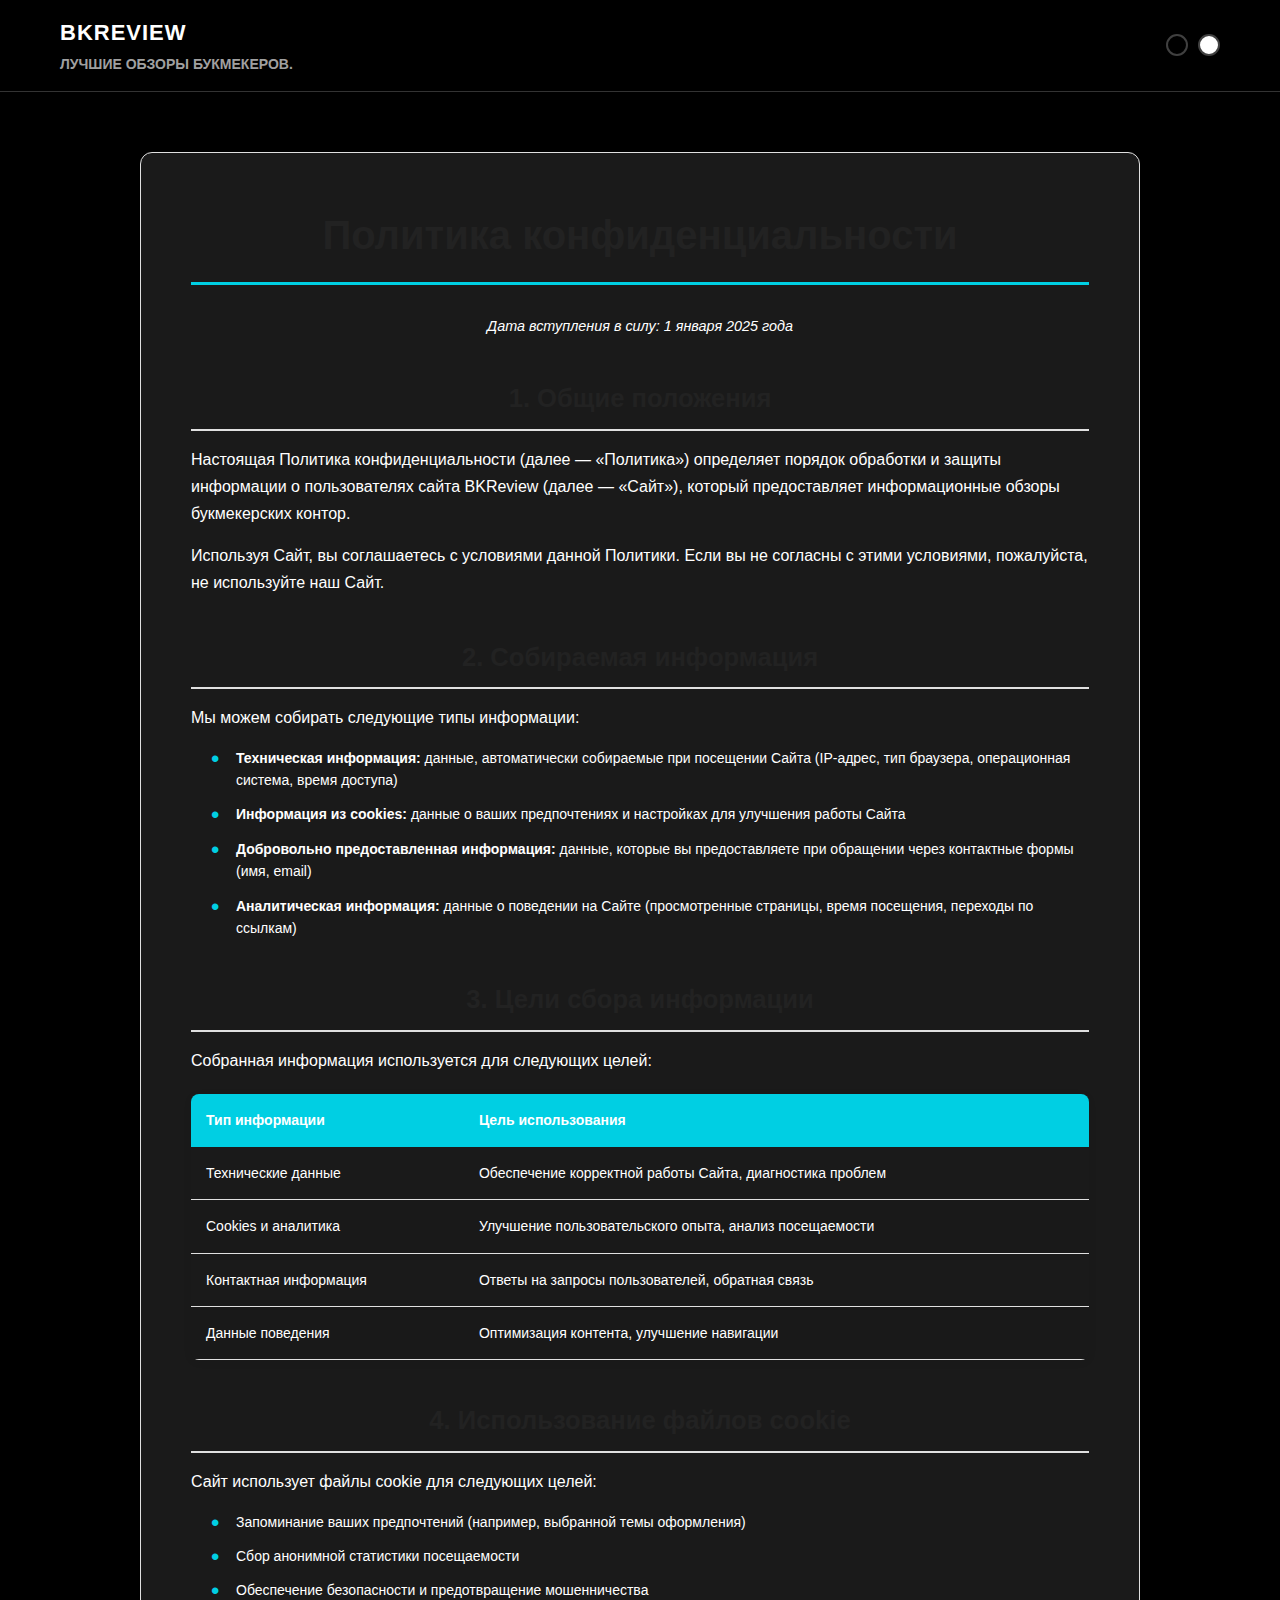
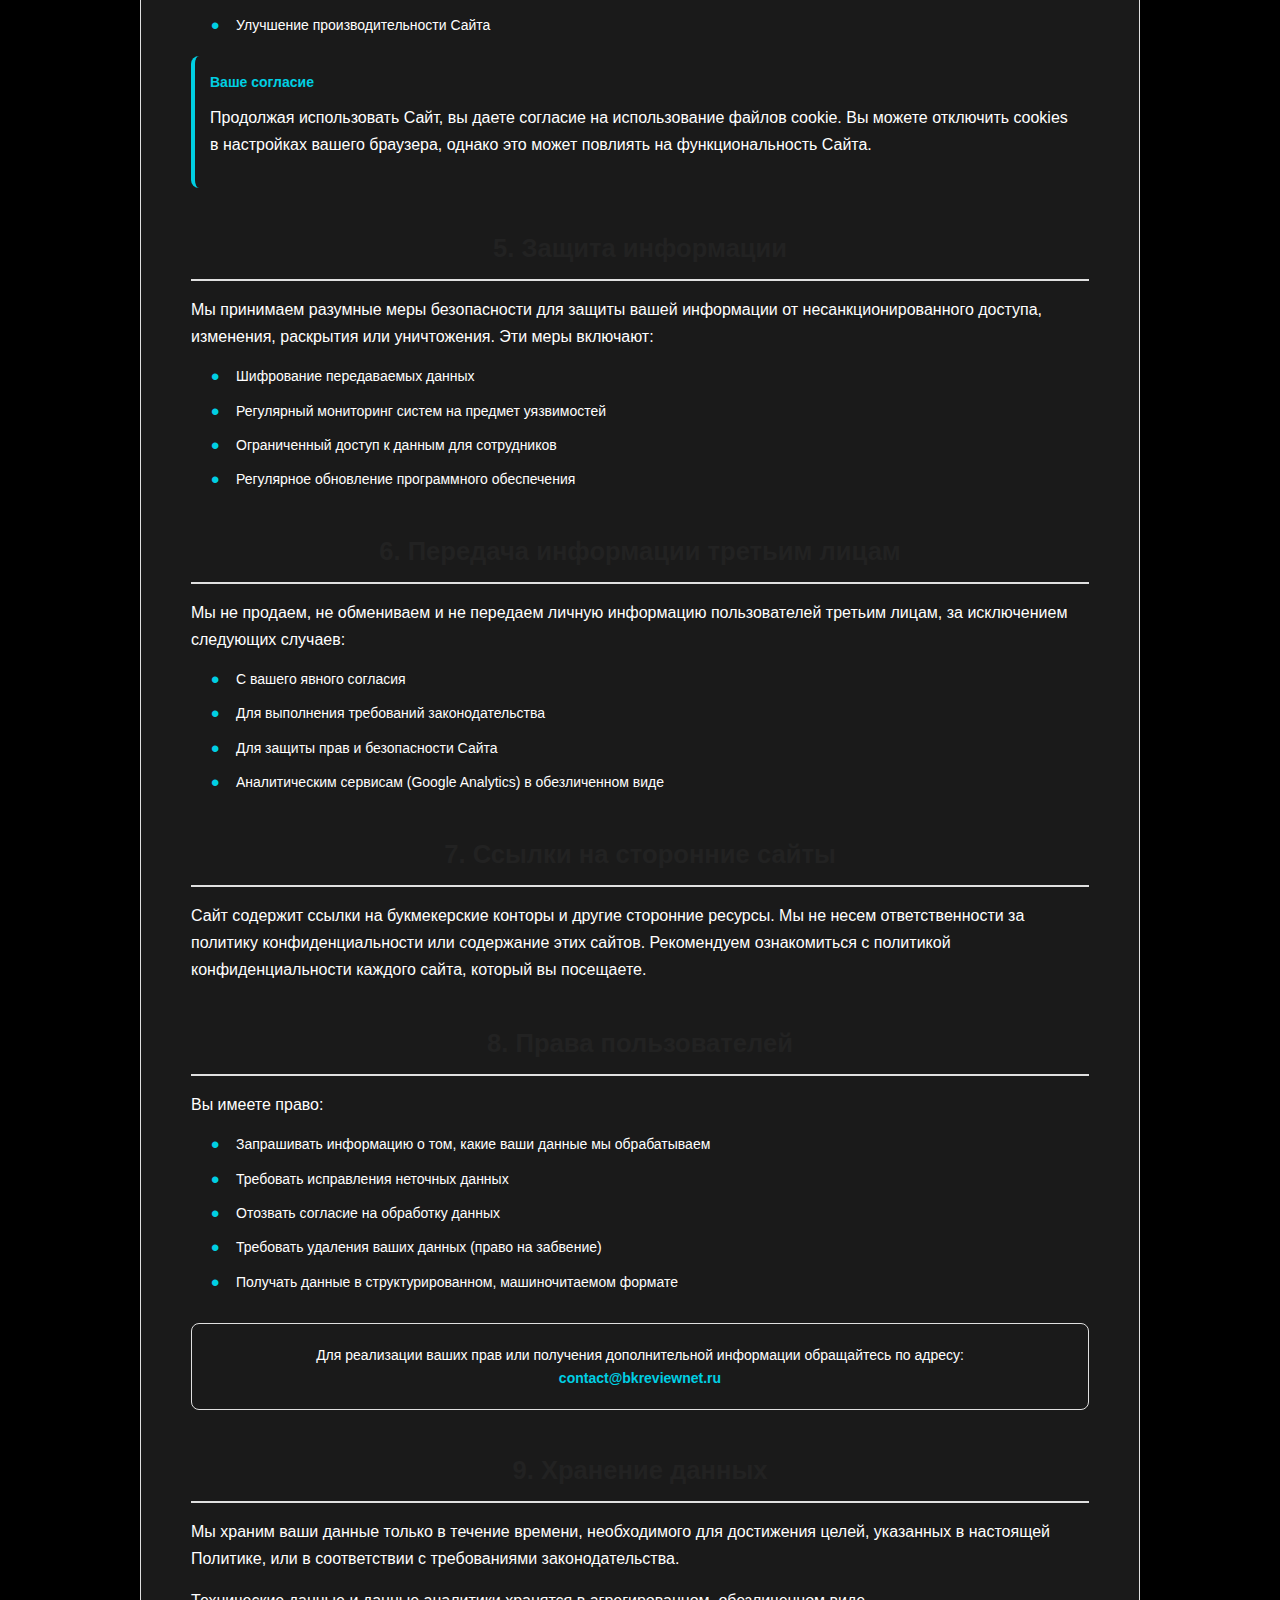
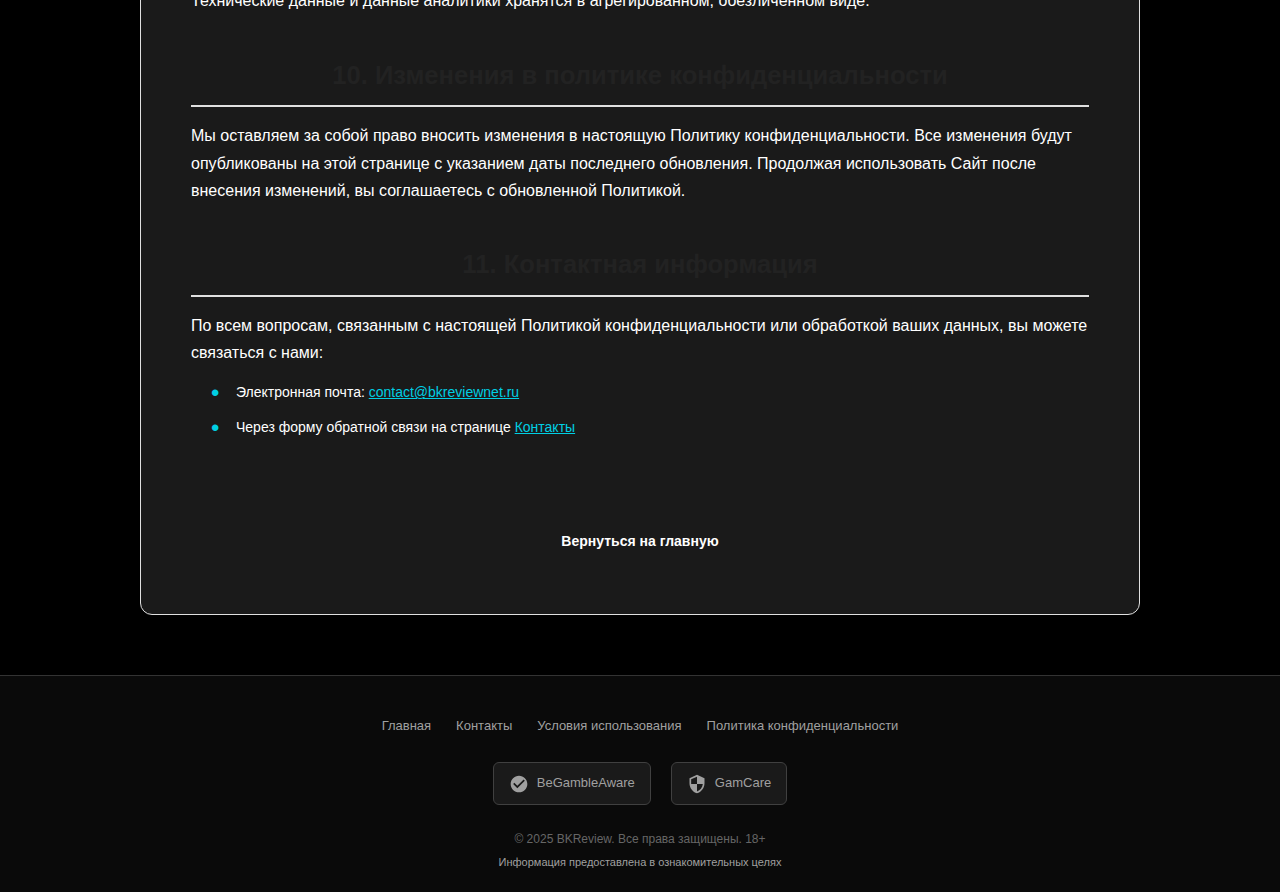
<file: privacy.html>
<!DOCTYPE html>
<html lang="ru">
<head>
    <meta charset="UTF-8">
    <meta name="viewport" content="width=device-width, initial-scale=1.0">
    <title>Политика конфиденциальности - BKReview</title>
    <link rel="stylesheet" href="css/style.css">
    <link rel="icon" href="data:image/svg+xml,<svg xmlns='http://www.w3.org/2000/svg' viewBox='0 0 100 100'><rect width='100' height='100' fill='%238c8c8c'/><text x='50' y='65' font-family='Arial' font-size='60' text-anchor='middle' fill='%23000000'>B</text></svg>">
    <style>
        /* Стили для страницы политики конфиденциальности */
        .privacy-main {
            padding: 60px 0;
            min-height: calc(100vh - 200px);
        }

        .privacy-container {
            max-width: 1000px;
            margin: 0 auto;
            background: var(--card-bg);
            border-radius: 12px;
            padding: 50px;
            box-shadow: 0 4px 20px rgba(0, 0, 0, 0.1);
            border: 1px solid var(--border-color);
        }

        .privacy-title {
            font-size: 2.5rem;
            margin-bottom: 30px;
            text-align: center;
            color: var(--text-primary);
            border-bottom: 3px solid var(--accent-color);
            padding-bottom: 15px;
        }

        .privacy-date {
            text-align: center;
            font-size: 0.9rem;
            color: var(--text-secondary);
            margin-bottom: 40px;
            font-style: italic;
        }

        .privacy-section {
            margin-bottom: 40px;
        }

        .privacy-section:last-child {
            margin-bottom: 0;
        }

        .section-title {
            font-size: 1.6rem;
            margin-bottom: 15px;
            color: var(--text-primary);
            padding-bottom: 10px;
            border-bottom: 2px solid var(--border-color);
        }

        .privacy-text {
            font-size: 1rem;
            line-height: 1.7;
            margin-bottom: 15px;
            color: var(--text-secondary);
        }

        .privacy-list {
            list-style-type: none;
            padding-left: 20px;
            margin: 15px 0;
        }

        .privacy-list li {
            position: relative;
            padding-left: 25px;
            margin-bottom: 12px;
            color: var(--text-secondary);
            line-height: 1.6;
        }

        .privacy-list li:before {
            content: "•";
            position: absolute;
            left: 0;
            color: var(--accent-color);
            font-size: 1.5rem;
            line-height: 1;
        }

        .privacy-table {
            width: 100%;
            border-collapse: collapse;
            margin: 20px 0;
            border-radius: 8px;
            overflow: hidden;
            box-shadow: 0 2px 10px rgba(0, 0, 0, 0.05);
        }

        .privacy-table th {
            background: var(--accent-color);
            color: white;
            text-align: left;
            padding: 15px;
            font-weight: 600;
        }

        .privacy-table td {
            padding: 15px;
            border-bottom: 1px solid var(--border-color);
            color: var(--text-secondary);
        }

        .privacy-table tr:nth-child(even) {
            background: rgba(0, 0, 0, 0.02);
        }

        .highlight {
            background: rgba(var(--accent-rgb), 0.1);
            padding: 15px;
            border-radius: 8px;
            border-left: 4px solid var(--accent-color);
            margin: 20px 0;
        }

        .highlight-title {
            font-weight: 600;
            color: var(--accent-color);
            margin-bottom: 10px;
        }

        .contact-info {
            background: var(--card-bg);
            padding: 20px;
            border-radius: 8px;
            border: 1px solid var(--border-color);
            margin: 30px 0;
            text-align: center;
        }

        .contact-info a {
            color: var(--accent-color);
            text-decoration: none;
            font-weight: 600;
        }

        .contact-info a:hover {
            text-decoration: underline;
        }

        .back-to-home {
            display: inline-block;
            margin-top: 40px;
            padding: 12px 25px;
            background: var(--button-bg);
            color: var(--button-text);
            text-decoration: none;
            border-radius: 8px;
            font-weight: 600;
            transition: all 0.3s ease;
        }

        .back-to-home:hover {
            background: var(--button-hover);
            transform: translateY(-2px);
        }

        /* Адаптивность */
        @media (max-width: 768px) {
            .privacy-container {
                padding: 30px;
            }
            
            .privacy-title {
                font-size: 2rem;
            }
            
            .section-title {
                font-size: 1.4rem;
            }
            
            .privacy-table {
                display: block;
                overflow-x: auto;
            }
        }

        @media (max-width: 480px) {
            .privacy-main {
                padding: 40px 0;
            }
            
            .privacy-container {
                padding: 20px;
            }
            
            .privacy-title {
                font-size: 1.8rem;
            }
            
            .privacy-text {
                font-size: 0.95rem;
            }
        }
    </style>
</head>
<body>
    <!-- Header -->
    <header class="header">
        <div class="container">
            <div class="header-content">
                <a href="index.html" class="logo-link">
                    <div class="logo">BKREVIEW</div>
                    <div class="logo-subtitle">ЛУЧШИЕ ОБЗОРЫ БУКМЕКЕРОВ.</div>
                </a>
                <div class="header-controls">
                    <div class="circle-toggle">
    <button class="circle dark-circle" data-theme="dark"></button>
    <button class="circle light-circle" data-theme="light"></button>
</div>

                </div>
            </div>
        </div>
    </header>

    <!-- Main Content -->
    <main class="privacy-main">
        <div class="container">
            <div class="privacy-container">
                <h1 class="privacy-title">Политика конфиденциальности</h1>
                <div class="privacy-date">Дата вступления в силу: 1 января 2025 года</div>
                
                <div class="privacy-section">
                    <h2 class="section-title">1. Общие положения</h2>
                    <p class="privacy-text">
                        Настоящая Политика конфиденциальности (далее — «Политика») определяет порядок обработки и защиты информации о пользователях сайта BKReview (далее — «Сайт»), который предоставляет информационные обзоры букмекерских контор.
                    </p>
                    <p class="privacy-text">
                        Используя Сайт, вы соглашаетесь с условиями данной Политики. Если вы не согласны с этими условиями, пожалуйста, не используйте наш Сайт.
                    </p>
                </div>

                <div class="privacy-section">
                    <h2 class="section-title">2. Собираемая информация</h2>
                    <p class="privacy-text">Мы можем собирать следующие типы информации:</p>
                    
                    <ul class="privacy-list">
                        <li><strong>Техническая информация:</strong> данные, автоматически собираемые при посещении Сайта (IP-адрес, тип браузера, операционная система, время доступа)</li>
                        <li><strong>Информация из cookies:</strong> данные о ваших предпочтениях и настройках для улучшения работы Сайта</li>
                        <li><strong>Добровольно предоставленная информация:</strong> данные, которые вы предоставляете при обращении через контактные формы (имя, email)</li>
                        <li><strong>Аналитическая информация:</strong> данные о поведении на Сайте (просмотренные страницы, время посещения, переходы по ссылкам)</li>
                    </ul>
                </div>

                <div class="privacy-section">
                    <h2 class="section-title">3. Цели сбора информации</h2>
                    <p class="privacy-text">Собранная информация используется для следующих целей:</p>
                    
                    <table class="privacy-table">
                        <thead>
                            <tr>
                                <th>Тип информации</th>
                                <th>Цель использования</th>
                            </tr>
                        </thead>
                        <tbody>
                            <tr>
                                <td>Технические данные</td>
                                <td>Обеспечение корректной работы Сайта, диагностика проблем</td>
                            </tr>
                            <tr>
                                <td>Cookies и аналитика</td>
                                <td>Улучшение пользовательского опыта, анализ посещаемости</td>
                            </tr>
                            <tr>
                                <td>Контактная информация</td>
                                <td>Ответы на запросы пользователей, обратная связь</td>
                            </tr>
                            <tr>
                                <td>Данные поведения</td>
                                <td>Оптимизация контента, улучшение навигации</td>
                            </tr>
                        </tbody>
                    </table>
                </div>

                <div class="privacy-section">
                    <h2 class="section-title">4. Использование файлов cookie</h2>
                    <p class="privacy-text">
                        Сайт использует файлы cookie для следующих целей:
                    </p>
                    <ul class="privacy-list">
                        <li>Запоминание ваших предпочтений (например, выбранной темы оформления)</li>
                        <li>Сбор анонимной статистики посещаемости</li>
                        <li>Обеспечение безопасности и предотвращение мошенничества</li>
                        <li>Улучшение производительности Сайта</li>
                    </ul>
                    
                    <div class="highlight">
                        <div class="highlight-title">Ваше согласие</div>
                        <p class="privacy-text">
                            Продолжая использовать Сайт, вы даете согласие на использование файлов cookie. Вы можете отключить cookies в настройках вашего браузера, однако это может повлиять на функциональность Сайта.
                        </p>
                    </div>
                </div>

                <div class="privacy-section">
                    <h2 class="section-title">5. Защита информации</h2>
                    <p class="privacy-text">
                        Мы принимаем разумные меры безопасности для защиты вашей информации от несанкционированного доступа, изменения, раскрытия или уничтожения. Эти меры включают:
                    </p>
                    <ul class="privacy-list">
                        <li>Шифрование передаваемых данных</li>
                        <li>Регулярный мониторинг систем на предмет уязвимостей</li>
                        <li>Ограниченный доступ к данным для сотрудников</li>
                        <li>Регулярное обновление программного обеспечения</li>
                    </ul>
                </div>

                <div class="privacy-section">
                    <h2 class="section-title">6. Передача информации третьим лицам</h2>
                    <p class="privacy-text">
                        Мы не продаем, не обмениваем и не передаем личную информацию пользователей третьим лицам, за исключением следующих случаев:
                    </p>
                    <ul class="privacy-list">
                        <li>С вашего явного согласия</li>
                        <li>Для выполнения требований законодательства</li>
                        <li>Для защиты прав и безопасности Сайта</li>
                        <li>Аналитическим сервисам (Google Analytics) в обезличенном виде</li>
                    </ul>
                </div>

                <div class="privacy-section">
                    <h2 class="section-title">7. Ссылки на сторонние сайты</h2>
                    <p class="privacy-text">
                        Сайт содержит ссылки на букмекерские конторы и другие сторонние ресурсы. Мы не несем ответственности за политику конфиденциальности или содержание этих сайтов. Рекомендуем ознакомиться с политикой конфиденциальности каждого сайта, который вы посещаете.
                    </p>
                </div>

                <div class="privacy-section">
                    <h2 class="section-title">8. Права пользователей</h2>
                    <p class="privacy-text">Вы имеете право:</p>
                    <ul class="privacy-list">
                        <li>Запрашивать информацию о том, какие ваши данные мы обрабатываем</li>
                        <li>Требовать исправления неточных данных</li>
                        <li>Отозвать согласие на обработку данных</li>
                        <li>Требовать удаления ваших данных (право на забвение)</li>
                        <li>Получать данные в структурированном, машиночитаемом формате</li>
                    </ul>
                    
                    <div class="contact-info">
                        <p>Для реализации ваших прав или получения дополнительной информации обращайтесь по адресу:</p>
                        <p><a href="mailto:contact@bkreviewnet.ru">contact@bkreviewnet.ru</a></p>
                    </div>
                </div>

                <div class="privacy-section">
                    <h2 class="section-title">9. Хранение данных</h2>
                    <p class="privacy-text">
                        Мы храним ваши данные только в течение времени, необходимого для достижения целей, указанных в настоящей Политике, или в соответствии с требованиями законодательства.
                    </p>
                    <p class="privacy-text">
                        Технические данные и данные аналитики хранятся в агрегированном, обезличенном виде.
                    </p>
                </div>

                <div class="privacy-section">
                    <h2 class="section-title">10. Изменения в политике конфиденциальности</h2>
                    <p class="privacy-text">
                        Мы оставляем за собой право вносить изменения в настоящую Политику конфиденциальности. Все изменения будут опубликованы на этой странице с указанием даты последнего обновления. Продолжая использовать Сайт после внесения изменений, вы соглашаетесь с обновленной Политикой.
                    </p>
                </div>

                <div class="privacy-section">
                    <h2 class="section-title">11. Контактная информация</h2>
                    <p class="privacy-text">
                        По всем вопросам, связанным с настоящей Политикой конфиденциальности или обработкой ваших данных, вы можете связаться с нами:
                    </p>
                    <ul class="privacy-list">
                        <li>Электронная почта: <a href="mailto:contact@bkreviewnet.ru">contact@bkreviewnet.ru</a></li>
                        <li>Через форму обратной связи на странице <a href="contact.html">Контакты</a></li>
                    </ul>
                </div>

                <div style="text-align: center;">
                    <a href="index.html" class="back-to-home">Вернуться на главную</a>
                </div>
            </div>
        </div>
    </main>

    <!-- Footer -->
    <footer class="footer">
        <div class="container">
            <div class="footer-links">
                <a href="index.html">Главная</a>
                <a href="contact.html">Контакты</a>
                <a href="terms.html">Условия использования</a>
                <a href="privacy.html">Политика конфиденциальности</a>
            </div>
            
            <div class="responsible-gaming">
                <a href="https://www.begambleaware.org/" target="_blank" rel="noopener noreferrer">
                    <svg width="20" height="20" viewBox="0 0 24 24" fill="currentColor">
                        <path d="M12 2C6.48 2 2 6.48 2 12s4.48 10 10 10 10-4.48 10-10S17.52 2 12 2zm-2 15l-5-5 1.41-1.41L10 14.17l7.59-7.59L19 8l-9 9z"/>
                    </svg>
                    BeGambleAware
                </a>
                <a href="https://www.gamcare.org.uk/" target="_blank" rel="noopener noreferrer">
                    <svg width="20" height="20" viewBox="0 0 24 24" fill="currentColor">
                        <path d="M12 1L3 5v6c0 5.55 3.84 10.74 9 12 5.16-1.26 9-6.45 9-12V5l-9-4zm0 10.99h7c-.53 4.12-3.28 7.79-7 8.94V12H5V6.3l7-3.11v8.8z"/>
                    </svg>
                    GamCare
                </a>
            </div>
            
            <div class="copyright">
                <p>© 2025 BKReview. Все права защищены. 18+</p>
                <p class="disclaimer">Информация предоставлена в ознакомительных целях</p>
            </div>
        </div>
    </footer>

    <script src="js/script.js"></script>
</body>
</html>
</file>
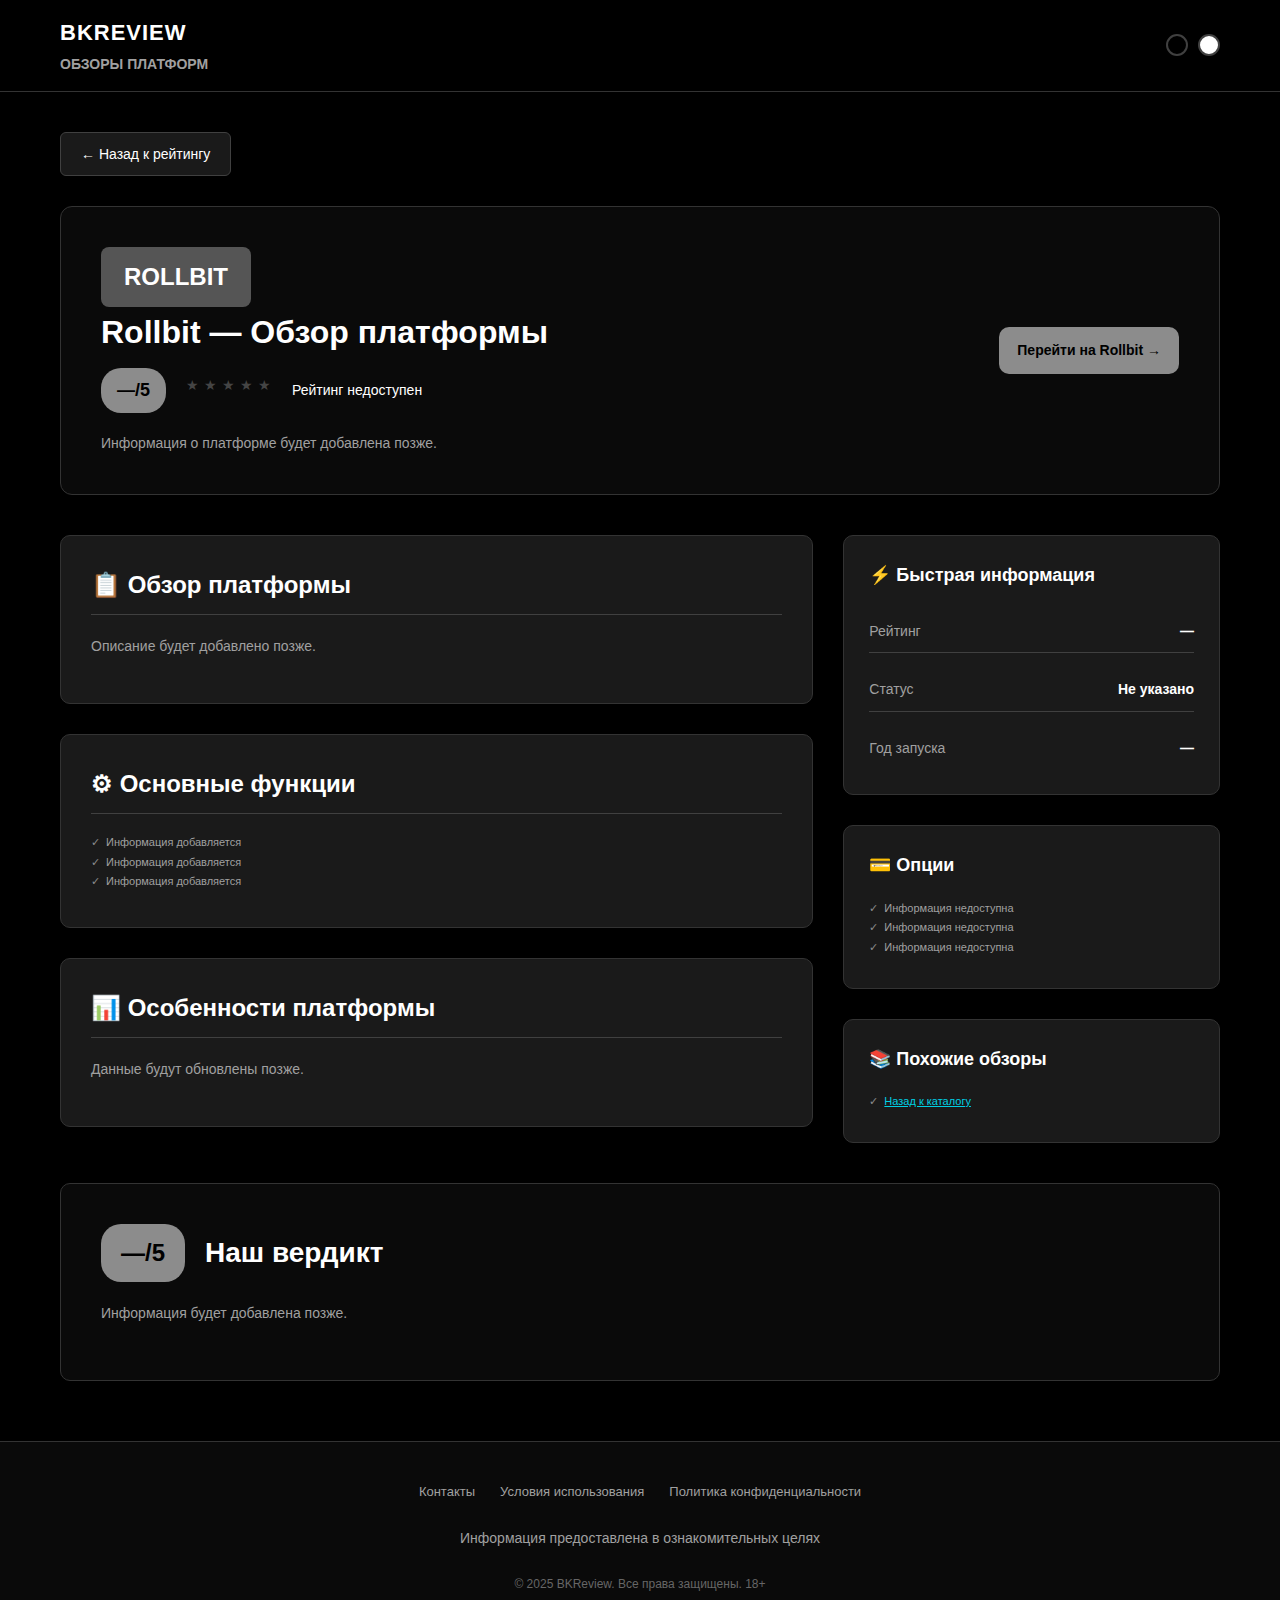
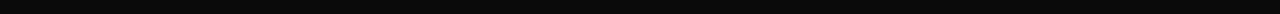
<file: rollbit.html>
<!DOCTYPE html>
<html lang="ru">
<head>
    <meta charset="UTF-8">
    <meta name="viewport" content="width=device-width, initial-scale=1.0">
    <title>Rollbit — Обзор платформы | BKReview</title>

    <link rel="stylesheet" href="../css/style.css">
    <link rel="stylesheet" href="../css/review.css">

    <link rel="icon" href="data:image/svg+xml,
        <svg xmlns='http://www.w3.org/2000/svg' viewBox='0 0 100 100'>
            <rect width='100' height='100' fill='%238c8c8c'/>
            <text x='50' y='65' font-family='Arial' font-size='60'
                  text-anchor='middle' fill='%23000000'>B</text>
        </svg>">
</head>

<body>

<header class="header">
    <div class="container">
        <div class="header-content">
            <a href="../index.html" class="logo-link">
                <div class="logo">BKREVIEW</div>
                <div class="logo-subtitle">ОБЗОРЫ ПЛАТФОРМ</div>
            </a>
            <div class="header-controls">
                <div class="circle-toggle">
                    <button class="circle dark-circle" data-theme="dark"></button>
                    <button class="circle light-circle" data-theme="light"></button>
                </div>
            </div>
        </div>
    </div>
</header>

<main class="review-page">
    <div class="container">

        <a href="../index.html" class="back-button">← Назад к рейтингу</a>

        <div class="review-header">
            <div class="review-header-content">

                <div class="review-logo" style="background:#555;">
                    ROLLBIT
                </div>

                <h1 class="review-title">Rollbit — Обзор платформы</h1>

                <div class="review-rating">
                    <div class="rating-badge">—/5</div>
                    <div class="rating-stars"><div class="star-rating" data-rating="0"></div></div>
                    <div class="rating-text">Рейтинг недоступен</div>
                </div>

                <p class="hero-subtitle">Информация о платформе будет добавлена позже.</p>
            </div>

            <div class="review-buttons">
                <a href="#" target="_blank" class="btn-primary">Перейти на Rollbit →</a>
            </div>
        </div>

        <div class="review-content">

            <div class="review-main">
                <section class="review-section">
                    <h2>📋 Обзор платформы</h2>
                    <p>Описание будет добавлено позже.</p>
                </section>

                <section class="review-section">
                    <h2>⚙ Основные функции</h2>
                    <ul class="platform-features">
                        <li>Информация добавляется</li>
                        <li>Информация добавляется</li>
                        <li>Информация добавляется</li>
                    </ul>
                </section>

                <section class="review-section">
                    <h2>📊 Особенности платформы</h2>
                    <p>Данные будут обновлены позже.</p>
                </section>
            </div>

            <div class="review-sidebar">

                <div class="sidebar-widget">
                    <h3>⚡ Быстрая информация</h3>
                    <div class="info-grid">
                        <div class="info-item"><span class="info-label">Рейтинг</span><span class="info-value">—</span></div>
                        <div class="info-item"><span class="info-label">Статус</span><span class="info-value">Не указано</span></div>
                        <div class="info-item"><span class="info-label">Год запуска</span><span class="info-value">—</span></div>
                    </div>
                </div>

                <div class="sidebar-widget">
                    <h3>💳 Опции</h3>
                    <ul class="platform-features">
                        <li>Информация недоступна</li>
                        <li>Информация недоступна</li>
                        <li>Информация недоступна</li>
                    </ul>
                </div>

                <div class="sidebar-widget">
                    <h3>📚 Похожие обзоры</h3>
                    <ul class="platform-features">
                        <li><a href="../index.html">Назад к каталогу</a></li>
                    </ul>
                </div>

            </div>

        </div>

        <section class="verdict">
            <div class="verdict-header">
                <div class="verdict-rating">—/5</div>
                <h2>Наш вердикт</h2>
            </div>
            <div class="verdict-content">
                <p>Информация будет добавлена позже.</p>
            </div>
        </section>

    </div>
</main>

<footer class="footer">
    <div class="container">
        <div class="footer-links">
            <a href="../contact.html">Контакты</a>
            <a href="../terms.html">Условия использования</a>
            <a href="../privacy.html">Политика конфиденциальности</a>
        </div>

        <div class="responsible-gaming">
            <p>Информация предоставлена в ознакомительных целях</p>
        </div>

        <p class="copyright">
            © 2025 BKReview. Все права защищены. 18+
        </p>
    </div>
</footer>

<script src="../js/script.js"></script>
</body>
</html>
</file>
<file: css/style.css>
/* ---------- theme variables (place at top of your main CSS file) ---------- */

/* Google font via CSS (если нельзя редактировать <head>) */
@import url('https://fonts.googleapis.com/css2?family=Montserrat:wght@300;400;600;700&display=swap');

:root {
  /* LIGHT THEME (defaults) */
  --bg-primary: #F5F5F5;
  --bg-card: #FFFFFF;
  --text-primary: #222222;
  --muted: #6B7280;
  --border-color: #E0E0E0;
  --accent-color: #00CFE3; /* бирюзовый акцент */
  --accent-variant: rgba(0,207,227,0.12);
  --shadow: 0 6px 18px rgba(24,28,32,0.06);
  --grid-line: rgba(0,0,0,0.03);
}

/* DARK THEME (override variables when data-theme="dark" on <html>) */
html[data-theme="dark"] {
  --bg-primary: #121212;
  --bg-card: #1E1E1E;
  --text-primary: #F5F5F5;
  --muted: #B7B7B7;
  --border-color: #333333;
  /* --accent-color остаётся тем же для консистентности */
  --accent-variant: rgba(0,207,227,0.08);
  --shadow: 0 10px 30px rgba(0,0,0,0.6);
  --grid-line: rgba(255,255,255,0.03);
}

/* Плавные переходы для ключевых свойств */
*,
*::before,
*::after {
  transition: background-color 250ms ease, color 250ms ease, border-color 250ms ease, box-shadow 250ms ease;
}

/* Базовые применения переменных — примеры */
body {
  background: var(--bg-primary);
  color: var(--text-primary);
  font-family: "Montserrat", system-ui, -apple-system, "Segoe UI", Roboto, Arial, sans-serif;
  margin: 0;
}
.card {
  background: var(--bg-card);
  border: 1px solid var(--border-color);
  box-shadow: var(--shadow);
  color: var(--text-primary);
}
a, .accent {
  color: var(--accent-color);
}

* {
    margin: 0;
    padding: 0;
    box-sizing: border-box;
    font-family: 'Arial', sans-serif;
}

:root {
    --black-bg: #000000;
    --dark-bg: #0a0a0a;
    --card-bg: #1a1a1a;
    --card-hover: #262626;
    --text-light: #ffffff;
    --text-gray: #a0a0a0;
    --text-dark-gray: #666666;
    --border: #333333;
    --border-light: #404040;
    --gray-accent: #8c8c8c;
    --gray-light: #b3b3b3;
    --star-color: #ffc107;
    --star-empty: #444444;
    --primary-color: #8c8c8c;
    --secondary-color: #4a4a4a;
}

:root[data-theme="light"] {
    --black-bg: #ffffff;
    --dark-bg: #f5f5f5;
    --card-bg: #f9f9f9;
    --card-hover: #eeeeee;
    --text-light: #000000;
    --text-gray: #666666;
    --text-dark-gray: #888888;
    --border: #dddddd;
    --border-light: #cccccc;
    --gray-accent: #666666;
    --gray-light: #444444;
    --star-color: #ffa000;
    --star-empty: #dddddd;
    --primary-color: #666666;
    --secondary-color: #888888;
}

body {
    background: var(--black-bg);
    color: var(--text-light);
    line-height: 1.6;
    overflow-x: hidden;
    transition: all 0.3s ease;
    min-height: 100vh;
    font-size: 14px;
}

.container {
    max-width: 1200px;
    margin: 0 auto;
    padding: 0 20px;
}

/* Header */
.header {
    background: var(--black-bg);
    padding: 15px 0;
    border-bottom: 1px solid var(--border);
    transition: all 0.3s ease;
    position: sticky;
    top: 0;
    z-index: 1000;
}

.header-content {
    display: flex;
    justify-content: space-between;
    align-items: center;
}

.logo-link {
    text-decoration: none;
    cursor: pointer;
}

.logo {
    font-size: 22px;
    font-weight: bold;
    color: var(--text-light);
    letter-spacing: 1px;
    transition: color 0.3s ease;
}

.logo-subtitle {
    font-size: 14px;
    color: var(--text-gray);
    margin-top: 3px;
    font-weight: 600;
    transition: color 0.3s ease;
}

.header-controls {
    display: flex;
    gap: 10px;
    align-items: center;
}





.theme-btn.active {
    background: var(--gray-accent);
    color: var(--black-bg);
    border-color: var(--gray-accent);
}

.theme-btn:hover {
    border-color: var(--gray-accent);
}

/* Hero Section */
.hero {
    padding: 60px 0 40px;
    text-align: center;
    background: var(--black-bg);
    position: relative;
    transition: all 0.3s ease;
}

.hero::before {
    content: '';
    position: absolute;
    top: 0;
    left: 0;
    right: 0;
    bottom: 0;
    background: radial-gradient(circle at center, var(--card-bg) 0%, var(--black-bg) 100%);
    z-index: -1;
    transition: all 0.3s ease;
}

.hero-content {
    max-width: 800px;
    margin: 0 auto;
    padding: 40px;
    border: 1px solid rgba(255, 255, 255, 0.1);
    border-radius: 12px;
    background: rgba(26, 26, 26, 0.3);
    backdrop-filter: blur(10px);
}

.hero h1 {
    font-size: 30px;
    font-weight: bold;
    margin-bottom: 15px;
    color: var(--gray-light);
    line-height: 1.2;
    transition: color 0.3s ease;
}

.hero-accent {
    color: var(--gray-light);
    transition: color 0.3s ease;
}

.hero-brand {
    color: var(--text-light);
    transition: color 0.3s ease;
}

.hero-subtitle {
    color: var(--text-gray);
    margin-top: 5px;
    line-height: 1.5;
    font-size: 14px;
    transition: color 0.3s ease;
}

/* Platforms Section */
.platforms {
    padding: 40px 0 60px;
    background: var(--black-bg);
    transition: all 0.3s ease;
}

.section-title {
    font-size: 24px;
    font-weight: bold;
    margin-bottom: 5px;
    color: var(--text-light);
    transition: color 0.3s ease;
    text-align: center;
}
/* ====== Большой блок рейтинга ====== */
.rating-block {
    background: var(--card-bg);
    border-radius: 18px;
    padding: 24px 20px 30px;
    border: 1px solid var(--border);
    box-shadow: 0 10px 25px rgba(0,0,0,0.25);
}

.rating-block-header {
    margin-bottom: 18px;
}

.rating-block-header .section-title {
    text-align: left;
    margin-bottom: 12px;
}

/* ====== TABS (категории над карточками) ====== */
.rating-tabs {
    background: var(--dark-bg);
    border-radius: 12px;
    padding: 6px;
    display: flex;
    gap: 6px;
    flex-wrap: wrap;
}

.rating-tabs .tab {
    flex: 1 1 auto;
    background: transparent;
    border: none;
    padding: 10px 14px;
    border-radius: 10px;
    font-size: 14px;
    color: var(--text-gray);
    cursor: pointer;
    transition: all 0.25s ease;
    text-align: center;
    white-space: nowrap;
}

.rating-tabs .tab:hover {
    background: var(--card-hover);
    color: var(--text-light);
}

.rating-tabs .tab.active {
    background: #ffffff;
    color: #111111;
    font-weight: 600;
}

/* ====== TABS (категории над карточками) ====== */
.rating-tabs {
    background: var(--card-bg);
    border: 1px solid var(--border);
    padding: 12px;
    border-radius: 12px;
    display: flex;
    gap: 10px;
    justify-content: center;
    margin-bottom: 25px;
}

.rating-tabs .tab {
    background: transparent;
    border: 1px solid var(--border-light);
    padding: 10px 18px;
    border-radius: 8px;
    font-size: 14px;
    color: var(--text-light);
    cursor: pointer;
    transition: all 0.3s ease;
}

.rating-tabs .tab:hover {
    background: var(--card-hover);
}

.rating-tabs .tab.active {
    background: var(--accent-color);
    border-color: var(--accent-color);
    color: #000;
}


.section-subtitle {
    color: var(--text-gray);
    text-align: center;
    margin-bottom: 25px;
    font-size: 14px;
}

.platforms-grid {
    display: grid;
    grid-template-columns: repeat(auto-fit, minmax(300px, 1fr));
    gap: 25px;
}
.platform-card {
    background: var(--card-bg);
    border-radius: 10px;
    padding: 14px;
    border: 1px solid var(--border);
    transition: all 0.3s;
    position: relative;
    display: flex;
    flex-direction: column;
    /* без min-height — высота по контенту */
}
.platform-card:hover {
    transform: translateY(-5px);
    border-color: var(--border-light);
    background: var(--card-hover);
    box-shadow: 0 10px 20px rgba(0, 0, 0, 0.2);
}

.platform-header {
    display: flex;
    justify-content: space-between;
    align-items: flex-start;
    margin-bottom: 10px;
}
.platform-header {
    display: flex;
    justify-content: space-between;
    align-items: flex-start;
    width: 100%; /* важно, чтобы flex работал корректно */
}



 
.platform-logo {
    width: 90px;
    height: 30px;
    border: 1px solid var(--border-light);
    border-radius: 6px;
    display: flex;
    align-items: center;
    justify-content: center;
    color: var(--text-light);
    font-weight: bold;
    font-size: 11px;
    transition: all 0.3s ease;
}

/* Логотипы букмекеров */
.winline-logo { background: #ff6b00; color: white; }
.pari-logo { background: #00a2ff; color: white; }
.mellbet-logo { background: #ff0000; color: white; }
.betboom-logo { background: #ffcc00; color: black; }
.betsiti-logo { background: #00cc66; color: white; }
.fonbet-logo { background: #0066cc; color: white; }

/* Star Rating System */
.star-rating {
    margin-bottom: 12px;
}

.stars {
    display: flex;
    gap: 2px;
}

.star {
    width: 12px;
    height: 12px;
    position: relative;
}

.star-empty {
    color: var(--star-empty);
}

.star-filled {
    color: var(--star-color);
    position: absolute;
    top: 0;
    left: 0;
    overflow: hidden;
}

.platform-title {
    font-size: 18px;
    font-weight: bold;
    color: var(--text-light);
    margin-bottom: 8px;
    transition: color 0.3s ease;
}

.platform-description {
    color: var(--text-gray);
    margin-bottom: 15px;
    line-height: 1.5;
    font-size: 13px;
    transition: color 0.3s ease;
    flex-grow: 1;
}

.platform-features {
    list-style: none;
    margin-bottom: 12px;
}

.platform-features li {
    color: var(--text-gray);
    margin-bottom: 4px;
    padding-left: 15px;
    position: relative;
    font-size: 12px;
    transition: color 0.3s ease;
}

.platform-features li::before {
    content: '✓';
    position: absolute;
    left: 0;
    color: var(--gray-accent);
    transition: color 0.3s ease;
}

.platform-bonus {
    background: var(--dark-bg);
    border: 1px solid var(--border-light);
    border-radius: 6px;
    padding: 10px;
    text-decoration: none;
    display: block;
    transition: all 0.3s;
    text-align: center;
    color: inherit;

    margin-top: 10px;   /* обычный отступ ОТ текста */
    margin-bottom: 5px;
}

.platform-bonus:hover {
    border-color: var(--gray-accent);
    background: var(--card-hover);
    transform: translateY(-2px);
}

.bonus-text {
    color: var(--gray-light);
    font-weight: bold;
    font-size: 13px;
    transition: color 0.3s ease;
    padding: 8px 10px;
}

.bonus-text::after {
    content: '' !important;
}

/* Moving Banner */
.moving-banner {
    background: var(--card-bg);
    padding: 25px 0;
    border-top: 1px solid var(--border);
    border-bottom: 1px solid var(--border);
    overflow: hidden;
    position: relative;
    transition: all 0.3s ease;
}

.banner-track {
    display: flex;
    animation: moveBanner 30s linear infinite;
    white-space: nowrap;
}

.banner-item {
    display: flex;
    align-items: center;
    padding: 0 25px;
    color: var(--text-light);
    font-weight: 600;
    font-size: 14px;
    border-right: 1px solid var(--border-light);
    transition: all 0.3s ease;
}

.banner-rating {
    background: var(--gray-accent);
    color: var(--black-bg);
    padding: 3px 6px;
    border-radius: 15px;
    margin-right: 12px;
    font-size: 11px;
    font-weight: bold;
    transition: all 0.3s ease;
}

@keyframes moveBanner {
    0% { transform: translateX(0); }
    100% { transform: translateX(-50%); }
}

.moving-banner:hover .banner-track {
    animation-play-state: paused;
}

/* Footer */
.footer {
    background: var(--dark-bg);
    padding: 40px 0 20px;
    border-top: 1px solid var(--border);
    text-align: center;
    color: var(--text-gray);
    transition: all 0.3s ease;
}

.footer-links {
    display: flex;
    justify-content: center;
    gap: 25px;
    margin-bottom: 25px;
    flex-wrap: wrap;
}

.footer-links a {
    color: var(--text-gray);
    text-decoration: none;
    font-size: 13px;
    transition: color 0.3s ease;
    cursor: pointer;
}

.footer-links a:hover {
    color: var(--text-light);
    text-decoration: underline;
}

.responsible-gaming {
    display: flex;
    justify-content: center;
    gap: 20px;
    margin: 25px 0;
    flex-wrap: wrap;
    align-items: center;
}

.responsible-gaming a {
    display: inline-flex;
    align-items: center;
    gap: 8px;
    padding: 10px 15px;
    background: var(--card-bg);
    border: 1px solid var(--border-light);
    border-radius: 6px;
    color: var(--text-gray);
    text-decoration: none;
    font-size: 13px;
    transition: all 0.3s ease;
}

.responsible-gaming a:hover {
    background: var(--card-hover);
    border-color: var(--gray-accent);
    color: var(--text-light);
}

.responsible-gaming img {
    width: 20px;
    height: 20px;
    object-fit: contain;
}

.copyright {
    margin-top: 20px;
    font-size: 12px;
    color: var(--text-dark-gray);
}

.copyright .disclaimer {
    font-size: 11px;
    margin-top: 5px;
    color: var(--text-gray);
}

/* Стили для выделенной бонусной ссылки */
.bonus-highlight {
    color: #ffffff !important;
    font-weight: bold;
    text-decoration: none;
    position: relative;
    display: inline-block;
    transition: color 0.3s ease;
    font-size: 13px;
}

.bonus-highlight:hover {
    color: #ff6b00 !important;
    text-decoration: none;
}

/* Для светлой темы */
:root[data-theme="light"] .bonus-highlight {
    color: #000000 !important;
}

:root[data-theme="light"] .bonus-highlight:hover {
    color: #ff6b00 !important;
}

/* Стили для ссылки "Читать полный обзор" */
.review-link-container {
    margin-top: 5px;
    text-align: center;
    padding-bottom: 5px;
}

.full-review-link {
    color: var(--text-light) !important;
    text-decoration: none;
    font-size: 13px;
    font-weight: 500;
    transition: color 0.3s ease;
    display: inline-block;
}

.full-review-link:hover {
    color: #ff6b00 !important;
    text-decoration: underline;
}

/* Для светлой темы */
:root[data-theme="light"] .full-review-link {
    color: #000000 !important;
}

:root[data-theme="light"] .full-review-link:hover {
    color: #ff6b00 !important;
}

/* Стили для секции рейтинга */
.rating-section {
    margin-bottom: 12px;
    display: flex;
    justify-content: flex-start;
}

/* Responsive */
@media (max-width: 768px) {
    .hero {
        padding: 40px 0;
    }

    .hero h1 {
        font-size: 26px;
    }

    .hero-subtitle {
        font-size: 13px;
        margin-top: 3px;
    }

    .section-title {
        font-size: 22px;
        margin-bottom: 3px;
    }

    .section-subtitle {
        font-size: 13px;
        margin-bottom: 20px;
    }

   
        .platform-card {
        padding: 14px;         /* можно даже 12, если хочешь ещё меньше */
        /* min-height: 340px;  УДАЛЯЕМ */
    }


    .banner-item {
        font-size: 13px;
        padding: 0 20px;
    }

    .bonus-text {
        padding: 7px 8px;
        font-size: 12px;
    }

    .footer-links {
        gap: 15px;
    }

    .responsible-gaming {
        gap: 10px;
        flex-direction: column;
    }

    .header-content {
        flex-direction: column;
        gap: 12px;
        text-align: center;
    }

    .header-controls {
        flex-direction: column;
        gap: 8px;
    }

    .platform-logo {
        width: 90px;
        height: 30px;
        font-size: 11px;
    }

    .platform-bonus {
        padding: 8px;
    }
}

@media (max-width: 480px) {
    .hero h1 {
        font-size: 22px;
    }
    
    .hero-subtitle {
        font-size: 12px;
        margin-top: 2px;
    }

    .logo-subtitle {
        font-size: 11px;
    }

    .section-title {
        font-size: 20px;
        margin-bottom: 2px;
    }
    
    .section-subtitle {
        font-size: 12px;
        margin-bottom: 15px;
    }

    .star {
        width: 10px;
        height: 10px;
    }

    .footer-links {
        flex-direction: column;
        gap: 12px;
    }
}
    @media (max-width: 480px) {
    .platform-card {
        padding: 12px;        /* чуть меньше отступы */
        /* min-height: 330px;  УДАЛЯЕМ */
    }

    .bonus-text {
        padding: 6px 7px;
        font-size: 11px;
    }

    .platform-bonus {
        padding: 8px;
    }
}

/* Контактная страница */
.contact-main {
    padding: 60px 0;
    min-height: calc(100vh - 200px);
}

.contact-container {
    max-width: 1000px;
    margin: 0 auto;
}

.contact-title {
    font-size: 2.5rem;
    margin-bottom: 30px;
    text-align: center;
    color: var(--text-primary);
}

.contact-intro {
    font-size: 1.1rem;
    line-height: 1.6;
    margin-bottom: 50px;
    color: var(--text-secondary);
    text-align: center;
}

.contact-grid {
    display: grid;
    grid-template-columns: repeat(auto-fill, minmax(280px, 1fr));
    gap: 30px;
    margin-bottom: 60px;
}

.contact-card {
    background: var(--card-bg);
    border-radius: 12px;
    padding: 30px;
    box-shadow: 0 4px 15px rgba(0, 0, 0, 0.1);
    transition: transform 0.3s ease, box-shadow 0.3s ease;
    border: 1px solid var(--border-color);
    display: flex;
    flex-direction: column;
    align-items: center;
    text-align: center;
}

.contact-card:hover {
    transform: translateY(-5px);
    box-shadow: 0 8px 25px rgba(0, 0, 0, 0.15);
}

.contact-icon {
    width: 60px;
    height: 60px;
    border-radius: 50%;
    background: var(--accent-color);
    display: flex;
    align-items: center;
    justify-content: center;
    margin-bottom: 20px;
    color: white;
}

.contact-card-title {
    font-size: 1.4rem;
    margin-bottom: 15px;
    color: var(--text-primary);
}

.contact-card-text {
    font-size: 0.95rem;
    line-height: 1.5;
    margin-bottom: 20px;
    color: var(--text-secondary);
    flex-grow: 1;
}

.contact-email-link {
    display: inline-block;
    background: var(--button-bg);
    color: var(--button-text);
    padding: 12px 25px;
    border-radius: 8px;
    text-decoration: none;
    font-weight: 600;
    font-size: 1rem;
    transition: all 0.3s ease;
    margin-bottom: 15px;
    border: 2px solid transparent;
}

.contact-email-link:hover {
    background: var(--button-hover);
    transform: scale(1.05);
    border-color: var(--accent-color);
}

.contact-card-note {
    font-size: 0.85rem;
    color: var(--text-secondary);
    font-style: italic;
    margin-top: 10px;
}

.contact-info-list {
    list-style: none;
    padding: 0;
    margin: 20px 0 0 0;
    text-align: left;
    width: 100%;
}

.contact-info-list li {
    padding: 8px 0;
    color: var(--text-secondary);
    position: relative;
    padding-left: 25px;
}

.contact-info-list li:before {
    content: "✓";
    position: absolute;
    left: 0;
    color: var(--accent-color);
    font-weight: bold;
}

.contact-faq {
    background: var(--card-bg);
    border-radius: 12px;
    padding: 40px;
    margin-bottom: 40px;
    box-shadow: 0 4px 15px rgba(0, 0, 0, 0.1);
    border: 1px solid var(--border-color);
}

.contact-faq h2 {
    font-size: 2rem;
    margin-bottom: 30px;
    color: var(--text-primary);
    text-align: center;
}

.faq-item {
    margin-bottom: 25px;
    border-bottom: 1px solid var(--border-color);
    padding-bottom: 25px;
}

.faq-item:last-child {
    border-bottom: none;
    margin-bottom: 0;
    padding-bottom: 0;
}

.faq-question {
    font-size: 1.2rem;
    margin-bottom: 10px;
    color: var(--text-primary);
    line-height: 1.4;
}

.faq-answer {
    font-size: 1rem;
    line-height: 1.6;
    color: var(--text-secondary);
}

.contact-disclaimer {
    background: var(--card-bg);
    border-radius: 12px;
    padding: 30px;
    border-left: 5px solid var(--accent-color);
    box-shadow: 0 4px 10px rgba(0, 0, 0, 0.05);
}

.contact-disclaimer h3 {
    font-size: 1.4rem;
    margin-bottom: 20px;
    color: var(--text-primary);
}

.contact-disclaimer p {
    font-size: 0.95rem;
    line-height: 1.6;
    margin-bottom: 15px;
    color: var(--text-secondary);
}

.contact-reference {
    text-align: center;
    margin-top: 15px;
}

.contact-reference a {
    color: var(--accent-color);
    text-decoration: none;
    font-weight: 600;
}

.contact-reference a:hover {
    text-decoration: underline;
}

/* Адаптивность */
@media (max-width: 768px) {
    .contact-title {
        font-size: 2rem;
    }
    
    .contact-grid {
        grid-template-columns: 1fr;
        gap: 20px;
    }
    
    .contact-faq, .contact-disclaimer {
        padding: 25px;
    }
    
    .contact-faq h2 {
        font-size: 1.7rem;
    }
}

@media (max-width: 480px) {
    .contact-main {
        padding: 40px 0;
    }
    
    .contact-title {
        font-size: 1.8rem;
    }
    
    .contact-card {
        padding: 20px;
    }
    
    .contact-faq, .contact-disclaimer {
        padding: 20px;
    }
}

.theme-toggle span {
  position: absolute;
  font-size: 20px;
  opacity: 0;
  transition: opacity .25s ease;
}

html[data-theme="light"] .icon-sun { opacity: 1; }
html[data-theme="dark"]  .icon-moon { opacity: 1; }
/* theme switcher container */


/* active theme button highlight */
.theme-btn.active {
    background: var(--accent-color);
    color: #fff;
    border-color: var(--accent-color);
}

/* Иконки внутри переключателя */
.toggle-icon {
    font-size: 13px;
    position: absolute;
    top: 50%;
    transform: translateY(-50%);
    opacity: 0.5;
    transition: opacity 0.3s ease;
}

.toggle-icon.sun {
    left: 7px;
}

.toggle-icon.moon {
    right: 7px;
}

/* --- DARK THEME --- */
html[data-theme="dark"] .toggle-thumb {
    transform: translateX(26px);
    background: var(--gray-light);
}

html[data-theme="dark"] .toggle-icon.moon {
    opacity: 1;
}

html[data-theme="dark"] .toggle-icon.sun {
    opacity: 0.3;
}

/* --- LIGHT THEME --- */
html[data-theme="light"] .toggle-icon.sun {
    opacity: 1;
}

html[data-theme="light"] .toggle-icon.moon {
    opacity: 0.3;
}
/* -------------------------------
   Modern Theme Toggle Switch (replace old toggle-related rules)
--------------------------------- */


/* Dark theme: thumb to right, moon visible */
html[data-theme="dark"] .toggle-thumb {
    transform: translateX(24px);
    background: var(--gray-light);
}
html[data-theme="dark"] .toggle-icon.moon { opacity: 1; transform: translateY(-50%) scale(1); }
html[data-theme="dark"] .toggle-icon.sun  { opacity: 0.25; }

/* Light theme: thumb left, sun visible */
html[data-theme="light"] .toggle-thumb {
    transform: translateX(0);
    background: var(--gray-accent);
}
html[data-theme="light"] .toggle-icon.sun  { opacity: 1; transform: translateY(-50%) scale(1); }
html[data-theme="light"] .toggle-icon.moon { opacity: 0.25; }

/* Ensure header layout */
.header-content 



/* LIGHT THEME */
html[data-theme="light"] .toggle-thumb {
    transform: translateX(0);
}
html[data-theme="light"] .toggle-icon.sun {
    opacity: 1;
}
html[data-theme="light"] .toggle-icon.moon {
    opacity: 0.3;
}

/* DARK THEME */
html[data-theme="dark"] .toggle-thumb {
    transform: translateX(24px);
}
html[data-theme="dark"] .toggle-icon.sun {
    opacity: 0.3;
}
html[data-theme="dark"] .toggle-icon.moon {
    opacity: 1;
}
/* ------------------------------
   NEW THEME TOGGLE (FIXED)
------------------------------- */


/* ============================
   SIMPLE TWO-CIRCLE TOGGLE
============================ */

.circle-toggle {
    display: flex;
    gap: 10px;
    align-items: center;
}

.circle-toggle .circle {
    width: 24px;
    height: 24px;
    border-radius: 50%;
    border: 2px solid var(--border-light);
    cursor: pointer;
    transition: all 0.25s ease;
}

/* черный круг */
.dark-circle {
    background: #000;
    border-color: #000;
}

/* белый круг */
.light-circle {
    background: #fff;
    border-color: #fff;
}

/* выделение активной темы */
.circle.active {
    transform: scale(1.15);
}

/* светлая тема = белый круг активный */
html[data-theme="light"] .dark-circle {
    opacity: 0.4;
}

html[data-theme="light"] .light-circle {
    opacity: 1;
}

/* тёмная тема = чёрный круг активный */
html[data-theme="dark"] .light-circle {
    opacity: 0.4;
}

html[data-theme="dark"] .dark-circle {
    opacity: 1;
}

/* ============================
   SIMPLE TWO-CIRCLE TOGGLE (FINAL)
============================ */

.circle-toggle {
    display: flex;
    gap: 10px;
    align-items: center;
}

.circle-toggle .circle {
    width: 22px;
    height: 22px;
    border-radius: 50%;
    cursor: pointer;
    transition: transform 0.25s ease, opacity 0.25s ease;
}

/* левый кружок — тёмная тема */
.dark-circle {
    background: #000;
}

/* правый кружок — светлая тема */
.light-circle {
    background: #fff;
    border: 2px solid #fff;
}

/* активный кружок увеличивается */
.circle.active {
    transform: scale(1.25);
}

/* состояние темы */
html[data-theme="dark"] .dark-circle { opacity: 1; }
html[data-theme="dark"] .light-circle { opacity: 0.4; }

html[data-theme="light"] .dark-circle { opacity: 0.4; }
html[data-theme="light"] .light-circle { opacity: 1; }

/* Зеленое свечение ТОЛЬКО для Лиги Ставок */
#freeBetLiga:hover {
    color: #00ff6a !important;       /* ярко-зелёный текст */
    text-shadow: 0 0 10px #00ff6a;   /* зелёное свечение */
    transition: 0.3s;
}
/* Зеленая подсветка названия Лиги Ставок */
.liga-title-link:hover {
    color: #00ff6a !important;
    text-shadow: 0 0 10px #00ff6a;
    transition: 0.3s;
}
.moving-banner {
    display: none !important;
}
.platform-logo {
    display: none !important;
}

/* Зеленый hover только для Лига Ставок */
#btnPari:hover .bonus-text,
.liga-review:hover {
    color: #00ff6a !important;
    text-shadow: 0 0 10px #00ff6a;
    transition: 0.3s ease;
}

/* Зеленый hover для "Читать полный обзор" (только Лига Ставок) */
.full-review-link.liga:hover {
    color: #00ff6a !important;
    text-shadow: 0 0 10px #00ff6a;
}
/* Зеленый hover специально для кнопки 7777 ₽ в winline */
.btn-secondary.winline-bonus:hover {
    color: #00ff6a !important;
    border-color: #00ff6a !important;
    text-shadow: 0 0 10px #00ff6a;
    transition: 0.25s ease;
    background: rgba(0, 255, 106, 0.15) !important;
}
/* Зеленый hover для кнопки 7777₽ на Winline */
.btn-secondary.winline-bonus:hover {
    color: #00ff6a !important;
    border-color: #00ff6a !important;
    text-shadow: 0 0 10px #00ff6a;
    background: rgba(0, 255, 106, 0.15) !important;
    transition: 0.25s ease;
}
.rating-value {
    display: none !important;
}
/* Цвет звездочек — как на примере */
.rating-stars {
    color: #ffc93d; /* ярко-жёлтый */
    font-size: 22px;
    letter-spacing: 2px;
}

/* Цвет "пустой" звезды */
.rating-stars span.empty {
    color: #555; /* серый, как на твоём примере */
}
/* Опустить кнопку Лига Ставок ниже под список */
#btnPari {
    margin-top: 18px;  /* Можешь поставить 20px если хочешь чуть ниже */
}
/* Чтобы звёзды были поверх и не пропадали */
.star-rating,
.star-rating .stars {
    position: relative;
    z-index: 5;
}
.platform-bonus {
    cursor: pointer;
}
/* ===== ФИКС КЛИКАБЕЛЬНЫХ КНОПОК ===== */

/* Если логотип в карточках не нужен — убираем его корректно */
.platform-logo {
    display: none !important;
}

/* Карточка как контейнер, но без блокировки кликов */
.platform-card {
    position: relative;
}

/* Если в карточках есть псевдоэлементы, они не должны ловить клики */
.platform-card::before,
.platform-card::after {
    pointer-events: none;
}

/* ССЫЛКА "ПЕРЕЙТИ НА" НА ГЛАВНОЙ */
.platform-bonus {
    position: relative;
    z-index: 5;
    cursor: pointer;
    pointer-events: auto;
    text-decoration: none;
}

/* Текст внутри кнопки тоже кликабельный */
.platform-bonus * {
    pointer-events: auto;
}

/* Кнопка "Перейти на ..." на страницах обзоров */
.review-buttons .btn-primary {
    position: relative;
    z-index: 5;
    cursor: pointer;
    pointer-events: auto;
    text-decoration: none;
}

.review-buttons .btn-primary * {
    pointer-events: auto;
}
/* ===== КНОПКИ "ПЕРЕЙТИ НА" — МОБИЛЬНО-ДРУЖЕЛЮБНЫЕ ===== */

.platform-bonus,
.review-buttons .btn-primary {
    display: inline-flex;
    align-items: center;
    justify-content: center;
    padding: 12px 18px;
    border-radius: 10px;
    font-size: 14px;
    font-weight: 600;
    text-decoration: none;
    touch-action: manipulation;
    cursor: pointer;
    min-height: 44px; /* комфортный тап */
}

/* текст внутри тоже кликабельный */
.platform-bonus * ,
.review-buttons .btn-primary * {
    pointer-events: auto;
}

/* На маленьких экранах — растягиваем на всю ширину */
@media (max-width: 600px) {
    .platform-bonus,
    .review-buttons .btn-primary {
        width: 100%;
        box-sizing: border-box;
    }

    .review-buttons {
        display: flex;
        flex-direction: column;
        gap: 10px;
    }
}
/* ==== НОВЫЙ ДИЗАЙН ЗВЁЗД РЕЙТИНГА ==== */

.star-rating {
    display: inline-flex;
    align-items: center;
}

.star-rating .stars {
    display: flex;
    align-items: center;
    gap: 4px;
}

.star {
    position: relative;
    width: 14px;
    height: 14px;
    font-size: 14px;
    line-height: 1;
}

/* Серый контур звезды */
.star-empty {
    color: var(--star-empty);
}

/* Жёлтая заливка, обрезается по ширине (для половинок) */
.star-filled {
    color: var(--star-color);
    position: absolute;
    top: 0;
    left: 0;
    height: 100%;
    overflow: hidden;
    white-space: nowrap;
}

/* Чтоб звёзды всегда были сверху над фоном карточки */
.star-rating,
.star-rating .stars {
    position: relative;
    z-index: 5;
}
/* Логотипы CSGOEmpire в строку */
.platform-title-logos {
    display: flex;
    align-items: center;
    gap: 8px;
    margin-top: 8px;
    margin-bottom: 8px;
}

.platform-logo-img {
    height: 32px;
    width: auto;
    flex-shrink: 0;
}

.platform-logo-svg {
    height: 28px;
    width: auto;
    flex-shrink: 0;
}
.platform-title-logos {
    display: flex;
    align-items: center;
    gap: 8px;
    margin-top: 8px;
    margin-bottom: 8px;
}

.platform-logo-img {
    height: 32px;
    width: auto;
    flex-shrink: 0;
}

.platform-logo-svg {
    height: 28px;
    width: auto;
    flex-shrink: 0;
}

/* Текст CSGO EMPIRE рядом с логотипами */
.platform-title-text {
    font-size: 26px;
    font-weight: 900;
    letter-spacing: 2px;
    color: var(--text-light);
}

.platform-title-text-accent {
    color: #ffcc33; /* жёлтый акцент */
}
/* Увеличенный текст */
.platform-title-text {
    font-size: 22px;          /* было 18px — теперь больше */
    font-weight: 800;
    letter-spacing: 1.5px;
    color: #ffffff;
    margin-left: 4px;         /* смещаем левее */
}

.platform-title-text-accent {
    color: #ffcc33;
}

/* Логотипы чуть отодвинем влево */
.platform-title-logos {
    display: flex;
    align-items: center;
    gap: 10px;                /* расстояние между элементами */
    margin-top: 4px;
    margin-bottom: 12px;
}
/* ==== УВЕЛИЧЕНИЕ И СМЕЩЕНИЕ НАЗВАНИЯ CSGO EMPIRE ==== */

/* Контейнер логотипов */
.platform-title-logos {
    display: flex;
    align-items: center;
    gap: 12px;          /* расстояние между логотипами и текстом */
    margin: 0 0 14px 0; /* сверху/снизу норм, слева не трогаем */
}

/* PNG-логотип */
.platform-logo-img {
    height: 38px;       /* было 32px */
    width: auto;
}

/* SVG-логотип */
.platform-logo-svg {
    height: 34px;       /* было 28px */
    width: auto;
}

/* Текст CSGO EMPIRE */
.platform-title-text {
    font-size: 28px;       /* УВЕЛИЧИЛ (было 22px) */
    font-weight: 900;
    letter-spacing: 2px;
    margin-left: -6px;     /* СМЕСТИЛ ЛЕВЕЕ */
    margin-top: 2px;
    color: #ffffff;
}

/* Жёлтое слово EMPIRE */
.platform-title-text-accent {
    color: #ffcc33;
}
/* Хедер карточки: название слева, бейджи справа */
.platform-header {
    display: flex;
    justify-content: space-between;
    align-items: flex-start;
    gap: 16px;
}

/* сама карточка */
.platform-card {
    padding: 10px 14px 10px;          /* было 14px — ещё компактнее */
}

/* заголовок / бейджи — ближе друг к другу */
.platform-header {
    margin-bottom: 4px;
}

/* лого + CSGO EMPIRE — ближе к верху и к звёздам */
.platform-title-logos {
    margin-top: 2px;
    margin-bottom: 6px;
}

/* звёзды — плотнее */
.rating-section {
    margin-bottom: 6px;
}

/* список — меньше шрифт и отступы */
.platform-features {
    margin-bottom: 6px;
}

.platform-features li {
    font-size: 11px;
    margin-bottom: 2px;
}

/* кнопка "Перейти на..." — компактнее и ближе к тексту */
.platform-bonus {
    padding: 8px 10px;
    margin-top: 6px;
    margin-bottom: 4px;
    border-radius: 8px;
}

.bonus-text {
    font-size: 12px;
    padding: 6px 8px;
}

/* "Читать полный обзор" ближе к кнопке */
.review-link-container {
    margin-top: 2px;
    padding-bottom: 2px;
}

/* сетка — поменьше зазоры + меньше минимальная ширина колонки */
.platforms-grid {
    grid-template-columns: repeat(auto-fit, minmax(260px, 1fr));
    gap: 18px;
}

/* на мобиле карточки ещё компактнее */
@media (max-width: 480px) {
    .platform-card {
        padding: 8px 10px;
    }

    .platform-title {
        font-size: 16px;
    }

    .bonus-text {
        font-size: 11px;
    }
}
/* /mnt/data/style.css — добавить в конец */
.platform-card.no-bottom-gap { padding-bottom: 8px; } /* ровный низ */
.platform-card.no-bottom-gap .platform-bonus { margin-bottom: 0; } /* кнопка без лишнего низа */
.platform-card.no-bottom-gap .review-link-container { margin-top: 6px; padding-bottom: 0; }
.platform-card.no-bottom-gap > *:last-child { margin-bottom: 0 !important; padding-bottom: 0 !important; } /* страховка */
/* /mnt/data/style.css — добавить в самый конец */

/* Убираем расстояние между логотипом и текстом CSGO EMPIRE */
.platforms-grid > .platform-card:first-of-type .platform-title-logos {
    gap: 0 !important;
}


/* Хедер — название слева, бейджи справа */
.platform-header {
    display: flex;
    justify-content: space-between;
    align-items: flex-start;
}





/* Центрирование логотипа у всех карточек */
.platform-title-logos {
    width: 100%;
    display: flex;
    justify-content: center;
    align-items: center;
}
/* === Центрирование звёзд у всех карточек === */

.rating-section {
    display: flex !important;
    justify-content: center !important;  /* центр горизонтально */
    align-items: center !important;      /* центр вертикально */
    width: 100%;
    margin-top: 10px !important;         /* расстояние сверху под логотипом */
    margin-bottom: 10px !important;
}

.rating-section .star-rating {
    display: flex !important;
    justify-content: center !important;
    align-items: center !important;
    width: 100%;
}

.star-rating .stars {
    display: flex;
    gap: 4px;
}
</file>
<file: css/review.css>
/* Review Page Specific Styles */
.review-page {
    padding: 40px 0 60px;
    background: var(--black-bg);
    min-height: calc(100vh - 200px);
}

.review-header {
    background: var(--dark-bg);
    border-radius: 12px;
    padding: 40px;
    margin-bottom: 40px;
    border: 1px solid var(--border);
    display: flex;
    align-items: center;
    justify-content: space-between;
    flex-wrap: wrap;
    gap: 20px;
}

.review-header-content {
    flex: 1;
    min-width: 300px;
}

.review-logo {
    width: 150px;
    height: 60px;
    border-radius: 8px;
    display: flex;
    align-items: center;
    justify-content: center;
    font-size: 24px;
    font-weight: bold;
    color: white;
}

.review-title {
    font-size: 32px;
    margin-bottom: 10px;
    color: var(--text-light);
}

.review-rating {
    display: flex;
    align-items: center;
    gap: 20px;
    margin-bottom: 20px;
    flex-wrap: wrap;
}

.rating-badge {
    background: var(--gray-accent);
    color: var(--black-bg);
    padding: 8px 16px;
    border-radius: 20px;
    font-weight: bold;
    font-size: 18px;
}

.rating-stars {
    display: flex;
    align-items: center;
    gap: 10px;
}

.review-buttons {
    display: flex;
    gap: 15px;
    flex-wrap: wrap;
}

.btn-primary {
    background: var(--gray-accent);
    color: var(--black-bg);
    border: none;
    padding: 12px 24px;
    border-radius: 6px;
    font-weight: bold;
    cursor: pointer;
    transition: all 0.3s;
    text-decoration: none;
    display: inline-block;
    text-align: center;
}

.btn-primary:hover {
    opacity: 0.9;
    transform: translateY(-2px);
}

.btn-secondary {
    background: transparent;
    color: var(--text-light);
    border: 1px solid var(--border-light);
    padding: 12px 24px;
    border-radius: 6px;
    font-weight: bold;
    cursor: pointer;
    transition: all 0.3s;
    text-decoration: none;
    display: inline-block;
    text-align: center;
}

.btn-secondary:hover {
    border-color: var(--gray-accent);
    background: var(--card-hover);
}

.review-content {
    display: grid;
    grid-template-columns: 2fr 1fr;
    gap: 30px;
    margin-bottom: 40px;
}

@media (max-width: 992px) {
    .review-content {
        grid-template-columns: 1fr;
    }
}

.review-main {
    display: flex;
    flex-direction: column;
    gap: 30px;
}

.review-section {
    background: var(--card-bg);
    border-radius: 10px;
    padding: 30px;
    border: 1px solid var(--border);
}

.review-section h2 {
    font-size: 24px;
    margin-bottom: 20px;
    color: var(--text-light);
    padding-bottom: 10px;
    border-bottom: 1px solid var(--border-light);
}

.review-section p {
    color: var(--text-gray);
    margin-bottom: 15px;
    line-height: 1.6;
}

.features-grid {
    display: grid;
    grid-template-columns: repeat(auto-fit, minmax(250px, 1fr));
    gap: 20px;
    margin-top: 20px;
}

.feature-item {
    background: var(--dark-bg);
    padding: 20px;
    border-radius: 8px;
    border: 1px solid var(--border-light);
}

.feature-item h3 {
    color: var(--text-light);
    margin-bottom: 10px;
    font-size: 16px;
}

.feature-item p {
    margin-bottom: 0;
    font-size: 14px;
}

.pros-cons {
    display: grid;
    grid-template-columns: repeat(auto-fit, minmax(300px, 1fr));
    gap: 20px;
    margin-top: 20px;
}

.pros-list, .cons-list {
    padding: 20px;
    border-radius: 8px;
}

.pros-list {
    background: rgba(0, 255, 0, 0.1);
    border: 1px solid rgba(0, 255, 0, 0.2);
}

.cons-list {
    background: rgba(255, 0, 0, 0.1);
    border: 1px solid rgba(255, 0, 0, 0.2);
}

.pros-list h3, .cons-list h3 {
    color: var(--text-light);
    margin-bottom: 15px;
    display: flex;
    align-items: center;
    gap: 10px;
}

.pros-list ul, .cons-list ul {
    list-style: none;
}

.pros-list li, .cons-list li {
    padding: 8px 0;
    color: var(--text-gray);
    position: relative;
    padding-left: 25px;
}

.pros-list li::before {
    content: '✓';
    position: absolute;
    left: 0;
    color: #00cc66;
}

.cons-list li::before {
    content: '✗';
    position: absolute;
    left: 0;
    color: #ff4444;
}

.review-sidebar {
    display: flex;
    flex-direction: column;
    gap: 30px;
}

.sidebar-widget {
    background: var(--card-bg);
    border-radius: 10px;
    padding: 25px;
    border: 1px solid var(--border);
}

.sidebar-widget h3 {
    font-size: 18px;
    margin-bottom: 20px;
    color: var(--text-light);
}

.info-grid {
    display: grid;
    gap: 15px;
}

.info-item {
    display: flex;
    justify-content: space-between;
    padding: 10px 0;
    border-bottom: 1px solid var(--border-light);
}

.info-item:last-child {
    border-bottom: none;
}

.info-label {
    color: var(--text-gray);
}

.info-value {
    color: var(--text-light);
    font-weight: bold;
}

.comparison-table {
    width: 100%;
    border-collapse: collapse;
    margin-top: 20px;
}

.comparison-table th,
.comparison-table td {
    padding: 12px 15px;
    text-align: left;
    border-bottom: 1px solid var(--border-light);
}

.comparison-table th {
    background: var(--dark-bg);
    color: var(--text-light);
    font-weight: bold;
}

.comparison-table tr:hover {
    background: var(--card-hover);
}

.verdict {
    background: var(--dark-bg);
    border-radius: 10px;
    padding: 40px;
    border: 1px solid var(--border);
    margin-top: 40px;
}

.verdict-header {
    display: flex;
    align-items: center;
    gap: 20px;
    margin-bottom: 20px;
}

.verdict-rating {
    background: var(--gray-accent);
    color: var(--black-bg);
    padding: 10px 20px;
    border-radius: 20px;
    font-weight: bold;
    font-size: 24px;
}

.verdict h2 {
    color: var(--text-light);
    font-size: 28px;
    margin: 0;
}

.verdict-content {
    color: var(--text-gray);
    line-height: 1.6;
}

.verdict-content p {
    margin-bottom: 15px;
}

/* Back button */
.back-button {
    background: var(--card-bg);
    border: 1px solid var(--border-light);
    color: var(--text-light);
    padding: 10px 20px;
    border-radius: 6px;
    cursor: pointer;
    transition: all 0.3s;
    font-size: 14px;
    margin-bottom: 30px;
    display: inline-flex;
    align-items: center;
    gap: 8px;
    text-decoration: none;
}

.back-button:hover {
    background: var(--card-hover);
    border-color: var(--gray-accent);
}

@media (max-width: 768px) {
    .review-header {
        padding: 25px;
        text-align: center;
        justify-content: center;
    }
    
    .review-title {
        font-size: 24px;
    }
    
    .review-logo {
        width: 120px;
        height: 50px;
        font-size: 20px;
    }
    
    .review-section {
        padding: 20px;
    }
    
    .sidebar-widget {
        padding: 20px;
    }
    
    .verdict {
        padding: 25px;
    }
    
    .review-buttons {
        justify-content: center;
    }
}
</file>
